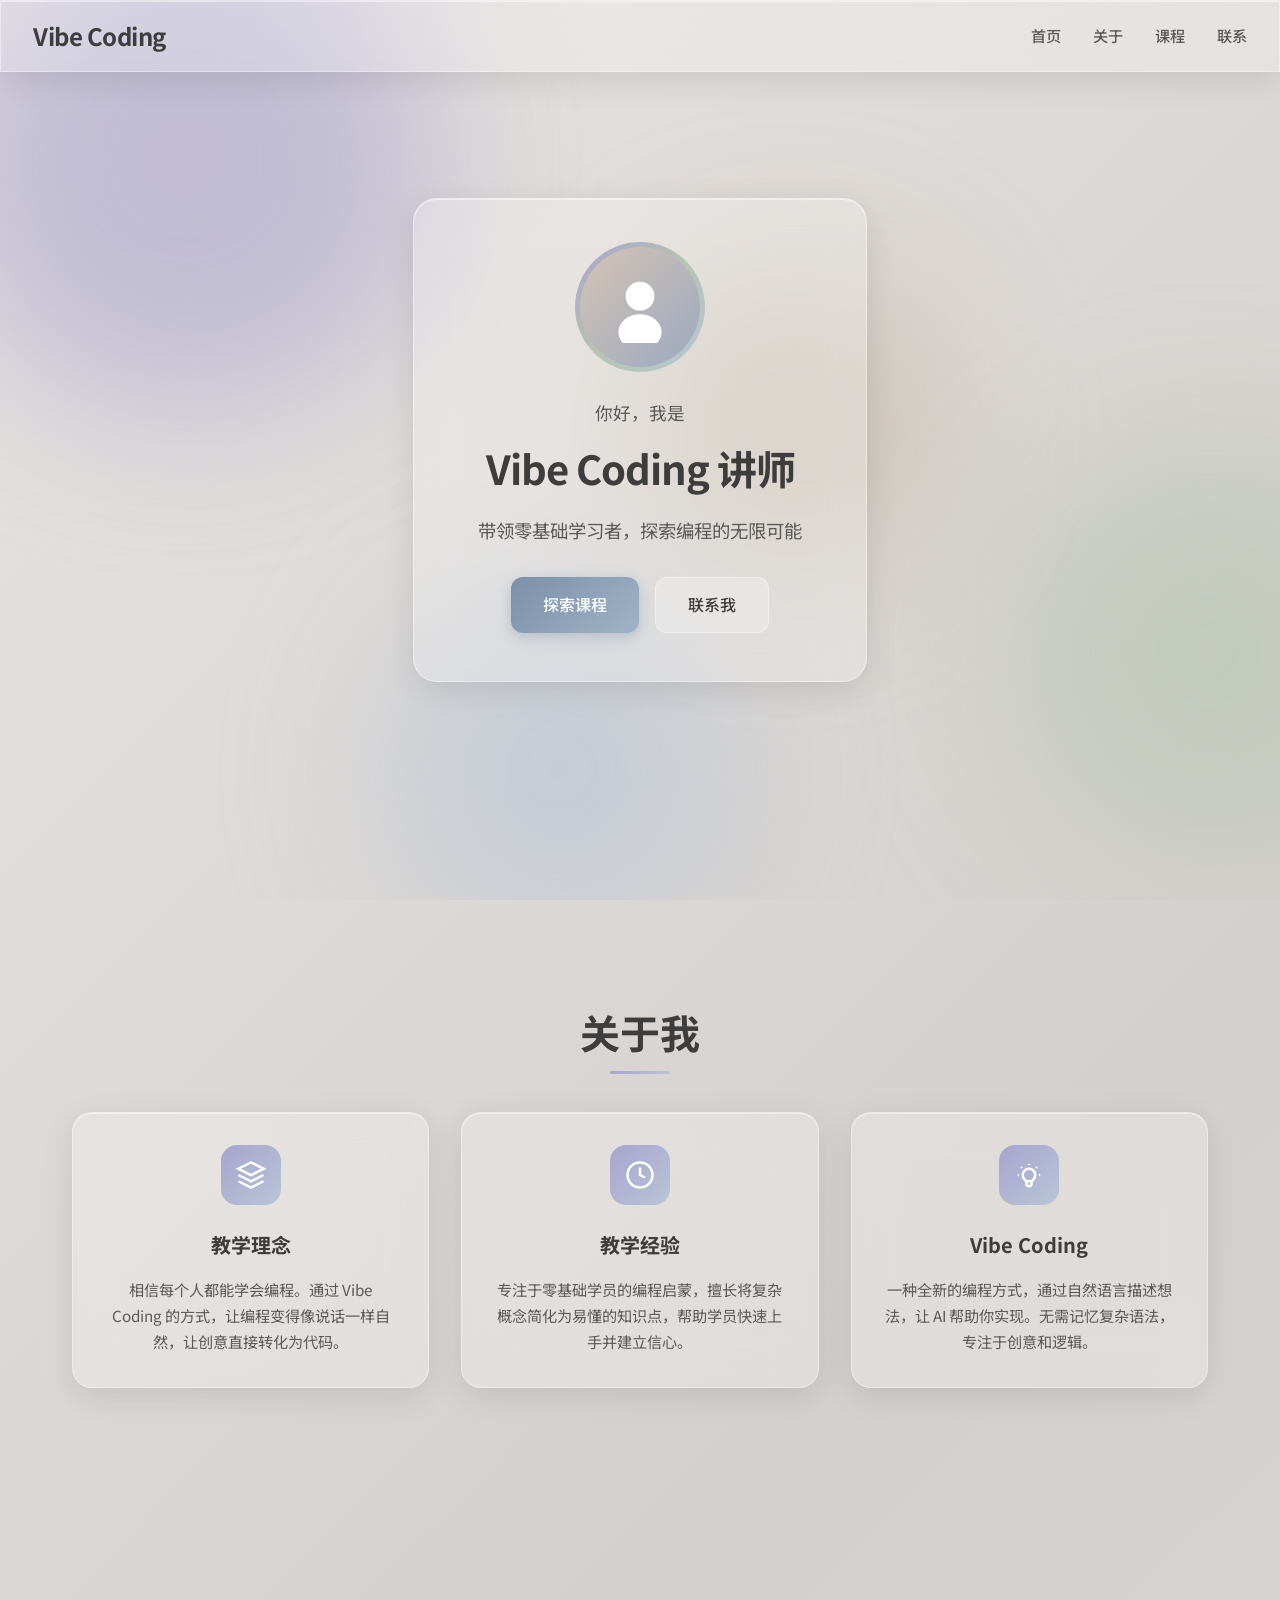
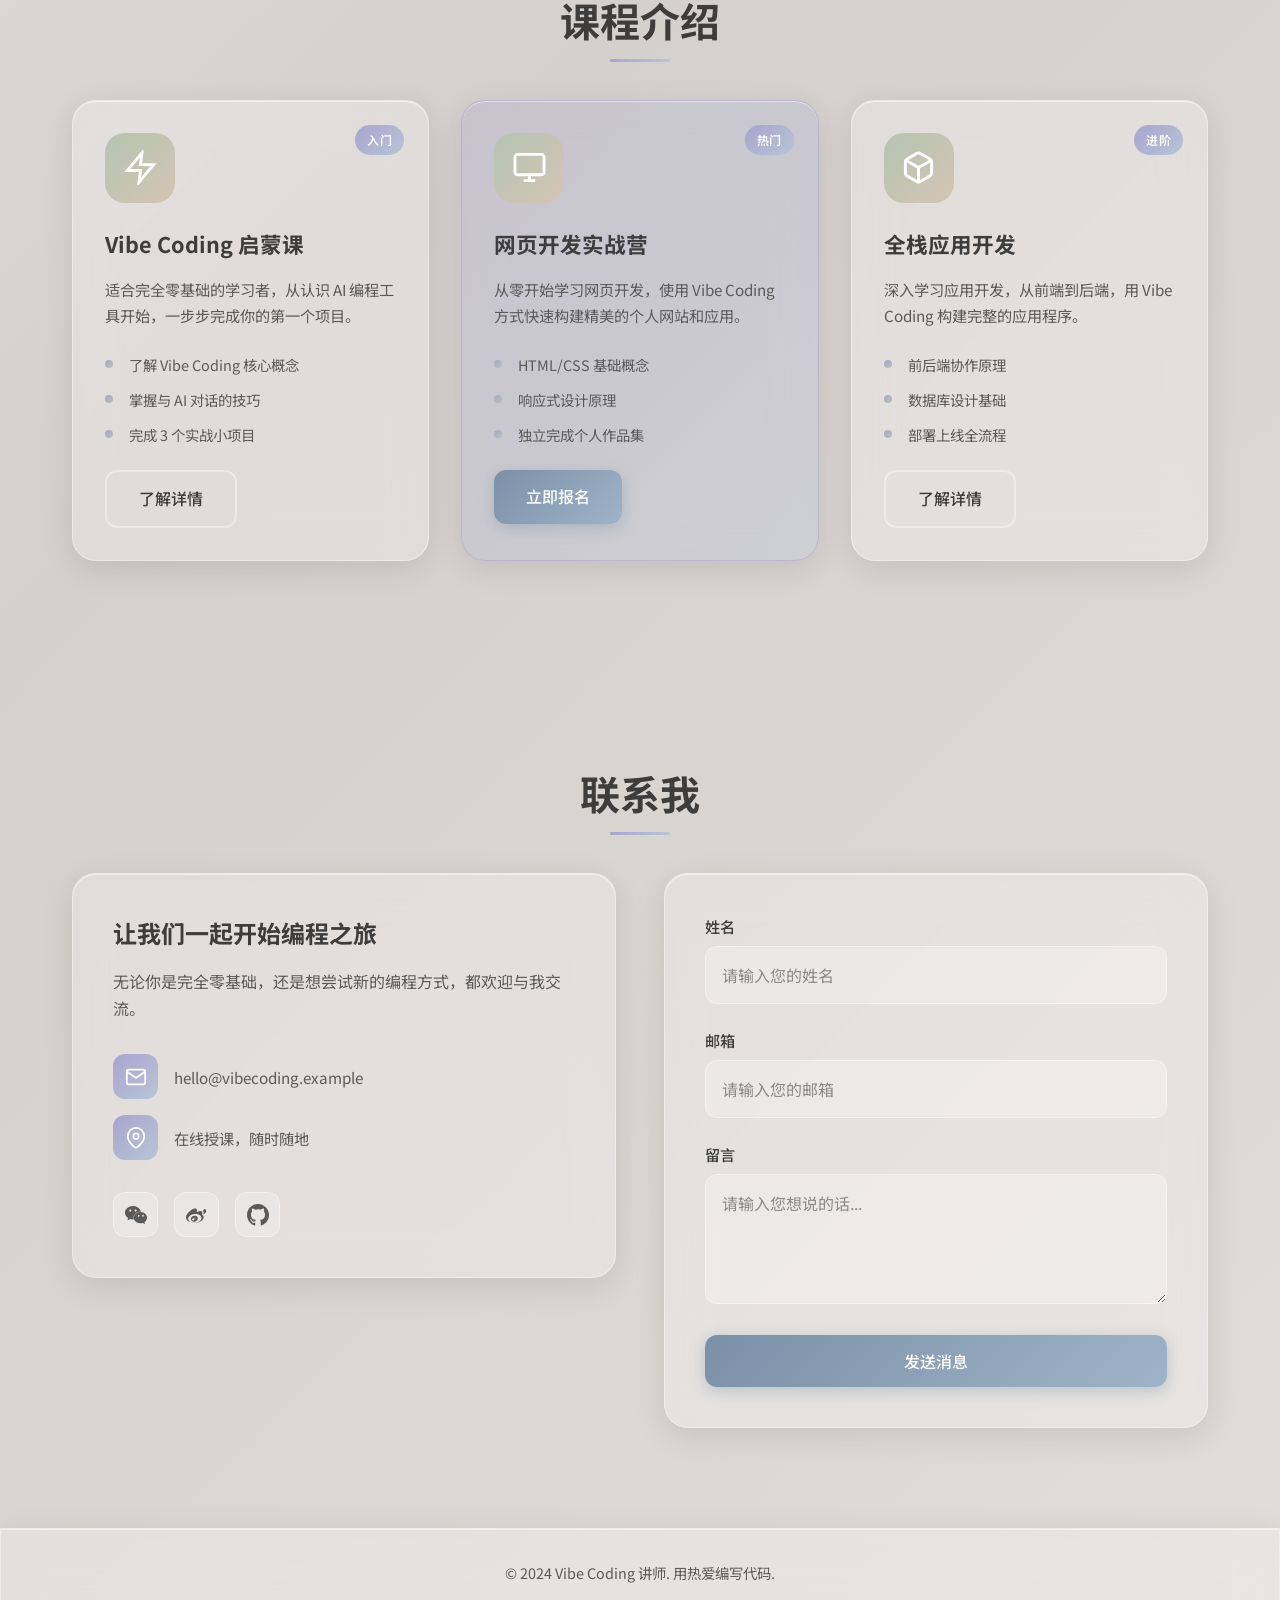
<file: index.html>
<!DOCTYPE html>
<html lang="zh-CN">
<head>
    <meta charset="UTF-8">
    <meta name="viewport" content="width=device-width, initial-scale=1.0">
    <title>Vibe Coding 讲师 | 个人作品集</title>
    <link rel="preconnect" href="https://fonts.googleapis.com">
    <link rel="preconnect" href="https://fonts.gstatic.com" crossorigin>
    <link href="https://fonts.googleapis.com/css2?family=Noto+Sans+SC:wght@300;400;500;700&display=swap" rel="stylesheet">
    <link rel="stylesheet" href="styles.css">
</head>
<body>
    <div class="background-shapes">
        <div class="shape shape-1"></div>
        <div class="shape shape-2"></div>
        <div class="shape shape-3"></div>
        <div class="shape shape-4"></div>
    </div>

    <nav class="navbar glass">
        <div class="nav-brand">Vibe Coding</div>
        <ul class="nav-links">
            <li><a href="#home">首页</a></li>
            <li><a href="#about">关于</a></li>
            <li><a href="#courses">课程</a></li>
            <li><a href="#contact">联系</a></li>
        </ul>
        <button class="menu-toggle" aria-label="菜单">
            <span></span>
            <span></span>
            <span></span>
        </button>
    </nav>

    <main>
        <section id="home" class="hero">
            <div class="hero-content glass">
                <div class="avatar-container">
                    <div class="avatar-ring"></div>
                    <div class="avatar">
                        <svg viewBox="0 0 100 100" class="avatar-icon">
                            <circle cx="50" cy="35" r="20" fill="currentColor"/>
                            <ellipse cx="50" cy="85" rx="30" ry="25" fill="currentColor"/>
                        </svg>
                    </div>
                </div>
                <h1 class="hero-title">
                    <span class="greeting">你好，我是</span>
                    <span class="name">Vibe Coding 讲师</span>
                </h1>
                <p class="hero-subtitle">带领零基础学习者，探索编程的无限可能</p>
                <div class="hero-cta">
                    <a href="#courses" class="btn btn-primary">探索课程</a>
                    <a href="#contact" class="btn btn-secondary">联系我</a>
                </div>
            </div>
        </section>

        <section id="about" class="about">
            <div class="section-container">
                <h2 class="section-title">关于我</h2>
                <div class="about-grid">
                    <div class="about-card glass">
                        <div class="card-icon">
                            <svg viewBox="0 0 24 24" fill="none" stroke="currentColor" stroke-width="2">
                                <path d="M12 2L2 7l10 5 10-5-10-5z"/>
                                <path d="M2 17l10 5 10-5"/>
                                <path d="M2 12l10 5 10-5"/>
                            </svg>
                        </div>
                        <h3>教学理念</h3>
                        <p>相信每个人都能学会编程。通过 Vibe Coding 的方式，让编程变得像说话一样自然，让创意直接转化为代码。</p>
                    </div>
                    <div class="about-card glass">
                        <div class="card-icon">
                            <svg viewBox="0 0 24 24" fill="none" stroke="currentColor" stroke-width="2">
                                <circle cx="12" cy="12" r="10"/>
                                <path d="M12 6v6l4 2"/>
                            </svg>
                        </div>
                        <h3>教学经验</h3>
                        <p>专注于零基础学员的编程启蒙，擅长将复杂概念简化为易懂的知识点，帮助学员快速上手并建立信心。</p>
                    </div>
                    <div class="about-card glass">
                        <div class="card-icon">
                            <svg viewBox="0 0 24 24" fill="none" stroke="currentColor" stroke-width="2">
                                <path d="M9.663 17h4.673M12 3v1m6.364 1.636l-.707.707M21 12h-1M4 12H3m3.343-5.657l-.707-.707m2.828 9.9a5 5 0 117.072 0l-.548.547A3.374 3.374 0 0014 18.469V19a2 2 0 11-4 0v-.531c0-.895-.356-1.754-.988-2.386l-.548-.547z"/>
                            </svg>
                        </div>
                        <h3>Vibe Coding</h3>
                        <p>一种全新的编程方式，通过自然语言描述想法，让 AI 帮助你实现。无需记忆复杂语法，专注于创意和逻辑。</p>
                    </div>
                </div>
            </div>
        </section>

        <section id="courses" class="courses">
            <div class="section-container">
                <h2 class="section-title">课程介绍</h2>
                <div class="courses-grid">
                    <div class="course-card glass">
                        <div class="course-badge">入门</div>
                        <div class="course-icon">
                            <svg viewBox="0 0 24 24" fill="none" stroke="currentColor" stroke-width="2">
                                <path d="M13 2L3 14h9l-1 8 10-12h-9l1-8z"/>
                            </svg>
                        </div>
                        <h3>Vibe Coding 启蒙课</h3>
                        <p>适合完全零基础的学习者，从认识 AI 编程工具开始，一步步完成你的第一个项目。</p>
                        <ul class="course-features">
                            <li>了解 Vibe Coding 核心概念</li>
                            <li>掌握与 AI 对话的技巧</li>
                            <li>完成 3 个实战小项目</li>
                        </ul>
                        <a href="#contact" class="btn btn-outline">了解详情</a>
                    </div>
                    <div class="course-card glass featured">
                        <div class="course-badge">热门</div>
                        <div class="course-icon">
                            <svg viewBox="0 0 24 24" fill="none" stroke="currentColor" stroke-width="2">
                                <rect x="2" y="3" width="20" height="14" rx="2" ry="2"/>
                                <line x1="8" y1="21" x2="16" y2="21"/>
                                <line x1="12" y1="17" x2="12" y2="21"/>
                            </svg>
                        </div>
                        <h3>网页开发实战营</h3>
                        <p>从零开始学习网页开发，使用 Vibe Coding 方式快速构建精美的个人网站和应用。</p>
                        <ul class="course-features">
                            <li>HTML/CSS 基础概念</li>
                            <li>响应式设计原理</li>
                            <li>独立完成个人作品集</li>
                        </ul>
                        <a href="#contact" class="btn btn-primary">立即报名</a>
                    </div>
                    <div class="course-card glass">
                        <div class="course-badge">进阶</div>
                        <div class="course-icon">
                            <svg viewBox="0 0 24 24" fill="none" stroke="currentColor" stroke-width="2">
                                <path d="M21 16V8a2 2 0 00-1-1.73l-7-4a2 2 0 00-2 0l-7 4A2 2 0 003 8v8a2 2 0 001 1.73l7 4a2 2 0 002 0l7-4A2 2 0 0021 16z"/>
                                <polyline points="3.27,6.96 12,12.01 20.73,6.96"/>
                                <line x1="12" y1="22.08" x2="12" y2="12"/>
                            </svg>
                        </div>
                        <h3>全栈应用开发</h3>
                        <p>深入学习应用开发，从前端到后端，用 Vibe Coding 构建完整的应用程序。</p>
                        <ul class="course-features">
                            <li>前后端协作原理</li>
                            <li>数据库设计基础</li>
                            <li>部署上线全流程</li>
                        </ul>
                        <a href="#contact" class="btn btn-outline">了解详情</a>
                    </div>
                </div>
            </div>
        </section>

        <section id="contact" class="contact">
            <div class="section-container">
                <h2 class="section-title">联系我</h2>
                <div class="contact-content">
                    <div class="contact-info glass">
                        <h3>让我们一起开始编程之旅</h3>
                        <p>无论你是完全零基础，还是想尝试新的编程方式，都欢迎与我交流。</p>
                        <div class="contact-methods">
                            <div class="contact-method">
                                <div class="method-icon">
                                    <svg viewBox="0 0 24 24" fill="none" stroke="currentColor" stroke-width="2">
                                        <path d="M4 4h16c1.1 0 2 .9 2 2v12c0 1.1-.9 2-2 2H4c-1.1 0-2-.9-2-2V6c0-1.1.9-2 2-2z"/>
                                        <polyline points="22,6 12,13 2,6"/>
                                    </svg>
                                </div>
                                <span>hello@vibecoding.example</span>
                            </div>
                            <div class="contact-method">
                                <div class="method-icon">
                                    <svg viewBox="0 0 24 24" fill="none" stroke="currentColor" stroke-width="2">
                                        <path d="M21 10c0 7-9 13-9 13s-9-6-9-13a9 9 0 0118 0z"/>
                                        <circle cx="12" cy="10" r="3"/>
                                    </svg>
                                </div>
                                <span>在线授课，随时随地</span>
                            </div>
                        </div>
                        <div class="social-links">
                            <a href="#" class="social-link" aria-label="微信">
                                <svg viewBox="0 0 24 24" fill="currentColor">
                                    <path d="M8.691 2.188C3.891 2.188 0 5.476 0 9.53c0 2.212 1.17 4.203 3.002 5.55a.59.59 0 01.213.665l-.39 1.48c-.019.07-.048.141-.048.213 0 .163.13.295.29.295a.326.326 0 00.167-.054l1.903-1.114a.864.864 0 01.717-.098 10.16 10.16 0 002.837.403c.276 0 .543-.027.811-.05-.857-2.578.157-4.972 1.932-6.446 1.703-1.415 3.882-1.98 5.853-1.838-.576-3.583-4.196-6.348-8.596-6.348zM5.785 5.991c.642 0 1.162.529 1.162 1.18a1.17 1.17 0 01-1.162 1.178A1.17 1.17 0 014.623 7.17c0-.651.52-1.18 1.162-1.18zm5.813 0c.642 0 1.162.529 1.162 1.18a1.17 1.17 0 01-1.162 1.178 1.17 1.17 0 01-1.162-1.178c0-.651.52-1.18 1.162-1.18zm5.34 2.867c-1.797-.052-3.746.512-5.28 1.786-1.72 1.428-2.687 3.72-1.78 6.22.942 2.453 3.666 4.229 6.884 4.229.826 0 1.622-.12 2.361-.336a.722.722 0 01.598.082l1.584.926a.272.272 0 00.14.047c.134 0 .24-.111.24-.247 0-.06-.023-.12-.038-.177l-.327-1.233a.582.582 0 01-.023-.156.49.49 0 01.201-.398C23.024 18.48 24 16.82 24 14.98c0-3.21-2.931-5.837-7.062-6.122zm-2.036 2.96c.535 0 .969.44.969.982a.976.976 0 01-.969.983.976.976 0 01-.969-.983c0-.542.434-.982.97-.982zm4.844 0c.535 0 .969.44.969.982a.976.976 0 01-.969.983.976.976 0 01-.969-.983c0-.542.434-.982.97-.982z"/>
                                </svg>
                            </a>
                            <a href="#" class="social-link" aria-label="微博">
                                <svg viewBox="0 0 24 24" fill="currentColor">
                                    <path d="M10.098 20.323c-3.977.391-7.414-1.406-7.672-4.02-.259-2.609 2.759-5.047 6.74-5.441 3.979-.394 7.413 1.404 7.671 4.018.259 2.6-2.759 5.049-6.739 5.443zM9.05 17.219c-.384.616-1.208.884-1.829.602-.612-.279-.793-.991-.406-1.593.379-.595 1.176-.861 1.793-.601.622.263.82.972.442 1.592zm1.27-1.627c-.141.237-.449.353-.689.253-.236-.09-.313-.361-.177-.586.138-.227.436-.346.672-.24.239.09.315.36.194.573zm.176-2.719c-1.893-.493-4.033.45-4.857 2.118-.836 1.704-.026 3.591 1.886 4.21 1.983.64 4.318-.341 5.132-2.179.8-1.793-.201-3.642-2.161-4.149zm7.563-1.224c-.346-.105-.579-.18-.405-.649.381-.989.42-1.84.001-2.449-.788-1.14-2.947-1.089-5.387-.03 0 0-.772.338-.575-.274.381-1.217.324-2.236-.27-2.82-1.35-1.327-4.942.047-8.025 3.074C1.139 10.6 0 12.839 0 14.749c0 3.66 4.705 5.886 9.305 5.886 6.027 0 10.035-3.499 10.035-6.275 0-1.677-1.416-2.631-2.451-2.961zm2.003-5.566c-.323-.403-.629-.605-.629-.605.277-.013.566.023.866.109.615.182 1.073.533 1.354.977.271.427.38.938.329 1.479-.05.542-.249 1.081-.581 1.568-.33.486-.779.906-1.314 1.219-.535.312-1.14.506-1.773.565 0 0 .3-.215.569-.565.27-.35.442-.775.485-1.2.042-.426-.054-.846-.277-1.194-.222-.349-.569-.615-1.029-.754z"/>
                                </svg>
                            </a>
                            <a href="#" class="social-link" aria-label="GitHub">
                                <svg viewBox="0 0 24 24" fill="currentColor">
                                    <path d="M12 0C5.374 0 0 5.373 0 12c0 5.302 3.438 9.8 8.207 11.387.599.111.793-.261.793-.577v-2.234c-3.338.726-4.033-1.416-4.033-1.416-.546-1.387-1.333-1.756-1.333-1.756-1.089-.745.083-.729.083-.729 1.205.084 1.839 1.237 1.839 1.237 1.07 1.834 2.807 1.304 3.492.997.107-.775.418-1.305.762-1.604-2.665-.305-5.467-1.334-5.467-5.931 0-1.311.469-2.381 1.236-3.221-.124-.303-.535-1.524.117-3.176 0 0 1.008-.322 3.301 1.23A11.509 11.509 0 0112 5.803c1.02.005 2.047.138 3.006.404 2.291-1.552 3.297-1.23 3.297-1.23.653 1.653.242 2.874.118 3.176.77.84 1.235 1.911 1.235 3.221 0 4.609-2.807 5.624-5.479 5.921.43.372.823 1.102.823 2.222v3.293c0 .319.192.694.801.576C20.566 21.797 24 17.3 24 12c0-6.627-5.373-12-12-12z"/>
                                </svg>
                            </a>
                        </div>
                    </div>
                    <form class="contact-form glass" id="contactForm">
                        <div class="form-group">
                            <label for="name">姓名</label>
                            <input type="text" id="name" name="name" required placeholder="请输入您的姓名">
                        </div>
                        <div class="form-group">
                            <label for="email">邮箱</label>
                            <input type="email" id="email" name="email" required placeholder="请输入您的邮箱">
                        </div>
                        <div class="form-group">
                            <label for="message">留言</label>
                            <textarea id="message" name="message" rows="4" required placeholder="请输入您想说的话..."></textarea>
                        </div>
                        <button type="submit" class="btn btn-primary btn-full">发送消息</button>
                    </form>
                </div>
            </div>
        </section>
    </main>

    <footer class="footer glass">
        <div class="footer-content">
            <p>&copy; 2024 Vibe Coding 讲师. 用热爱编写代码.</p>
        </div>
    </footer>

    <script src="script.js"></script>
</body>
</html>
</file>
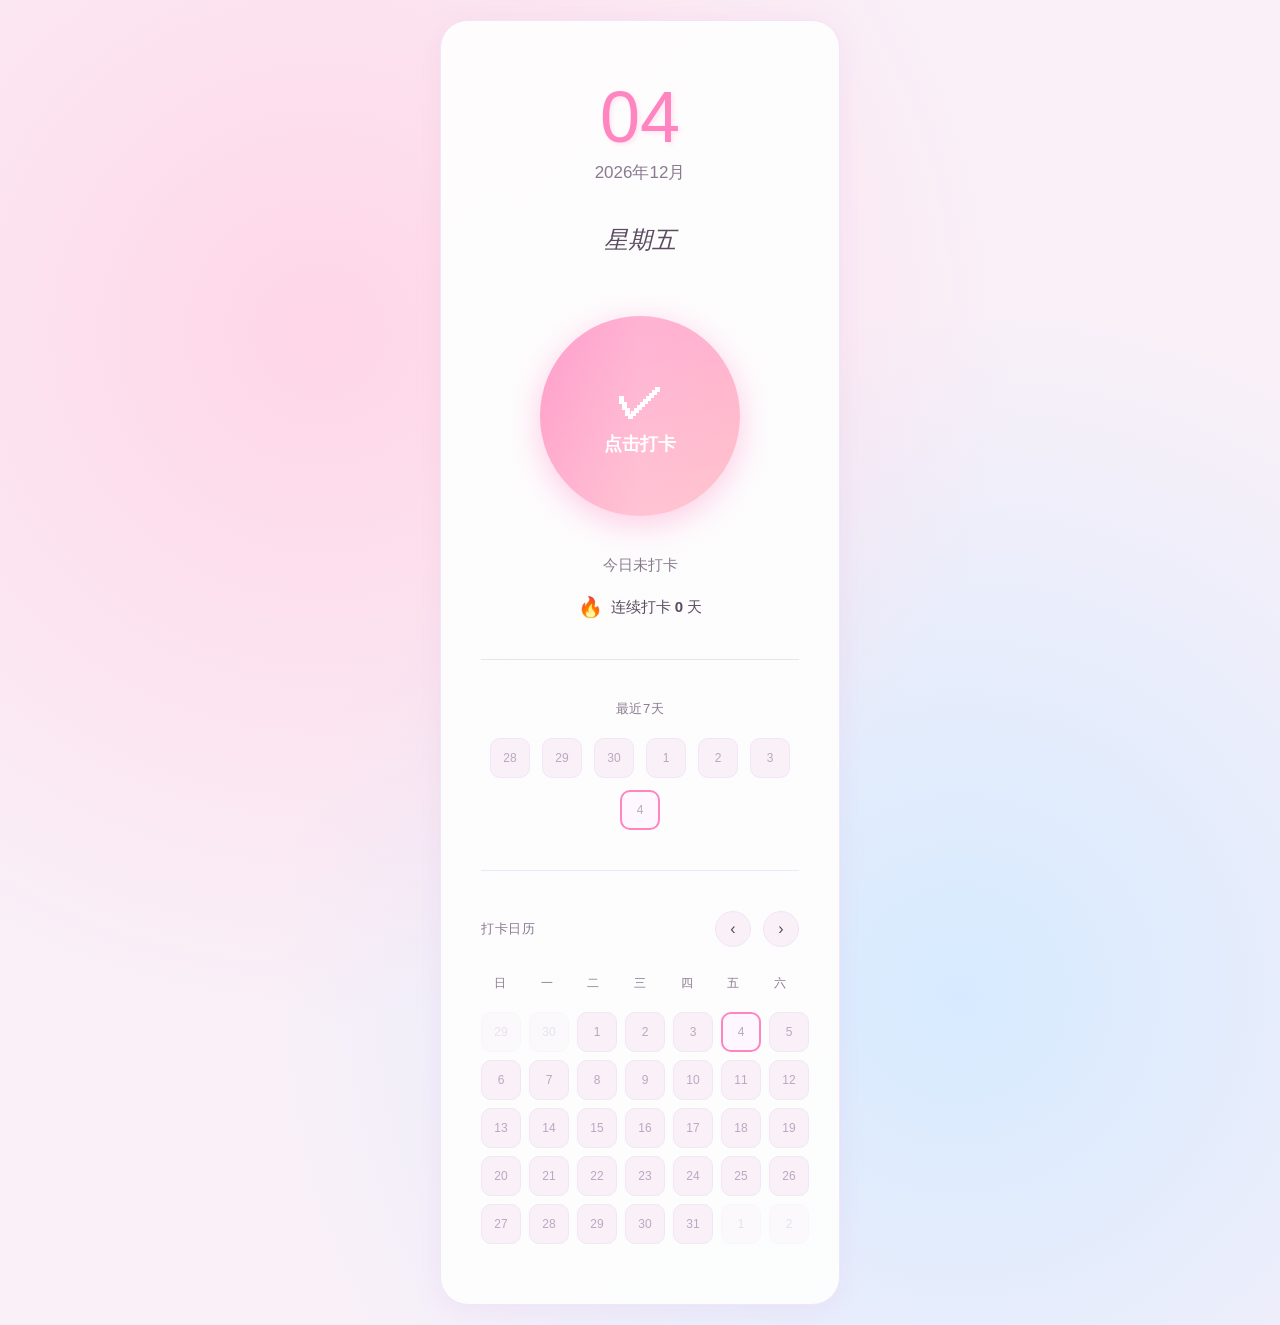
<file: checkin.html>
<!DOCTYPE html>
<html lang="zh-CN">
<head>
    <meta charset="UTF-8">
    <meta name="viewport" content="width=device-width, initial-scale=1.0">
    <title>每日打卡</title>
    <style>
        * {
            margin: 0;
            padding: 0;
            box-sizing: border-box;
        }

        :root {
            --bg-primary: #ffffff;
            --bg-secondary: #f9f0f8;
            --bg-tertiary: #fef7ff;
            --text-primary: #5a4b60;
            --text-secondary: #8a7a90;
            --text-tertiary: #b8a9c0;
            --border: #e8d9f0;
            --border-light: #f0e6f7;
            --shadow: 0 4px 24px rgba(221, 160, 221, 0.15);
            --shadow-hover: 0 12px 32px rgba(221, 160, 221, 0.25);
            --transition: all 0.3s ease;
            --primary-color: #ff85c0;
            --secondary-color: #a8d1e7;
            --accent-color: #ffb6c1;
            --success-color: #90ee90;
            --gradient: linear-gradient(135deg, #ffc0cb 0%, #add8e6 100%);
        }

        body {
            font-family: 'Segoe UI', 'PingFang SC', 'Hiragino Sans GB', 'Microsoft YaHei', sans-serif;
            background: var(--bg-secondary);
            min-height: 100vh;
            display: flex;
            flex-direction: column;
            align-items: center;
            justify-content: center;
            padding: 20px;
            background-image: 
                radial-gradient(circle at 25% 25%, #ffd6e7 0%, transparent 50%),
                radial-gradient(circle at 75% 75%, #d6eaff 0%, transparent 50%);
        }

        .container {
            background: var(--bg-primary);
            border-radius: 28px;
            padding: 60px 40px;
            box-shadow: var(--shadow);
            text-align: center;
            max-width: 400px;
            width: 100%;
            border: 1px solid var(--border-light);
            position: relative;
            overflow: hidden;
        }

        .container::before {
            content: '';
            position: absolute;
            top: -50%;
            left: -50%;
            width: 200%;
            height: 200%;
            background: var(--gradient);
            opacity: 0.05;
            animation: rotate 20s linear infinite;
            z-index: 0;
        }

        @keyframes rotate {
            0% { transform: rotate(0deg); }
            100% { transform: rotate(360deg); }
        }

        .container > * {
            position: relative;
            z-index: 1;
        }

        .date-display {
            margin-bottom: 40px;
        }

        .date-display .day {
            font-size: 72px;
            font-weight: 300;
            color: var(--primary-color);
            line-height: 1;
            margin-bottom: 8px;
            text-shadow: 2px 2px 4px rgba(255, 133, 192, 0.2);
        }

        .date-display .month-year {
            font-size: 17px;
            color: var(--text-secondary);
            font-weight: 400;
        }

        .week-day {
            font-size: 24px;
            color: var(--text-primary);
            font-weight: 500;
            margin-bottom: 60px;
            font-style: italic;
        }

        .checkin-btn {
            width: 200px;
            height: 200px;
            border-radius: 50%;
            border: none;
            background: linear-gradient(135deg, var(--primary-color), var(--accent-color));
            color: #ffffff;
            font-size: 24px;
            font-weight: 600;
            cursor: pointer;
            transition: all 0.3s ease;
            box-shadow: 0 8px 32px rgba(255, 133, 192, 0.4);
            display: flex;
            flex-direction: column;
            align-items: center;
            justify-content: center;
            gap: 8px;
            margin: 0 auto 40px;
            position: relative;
            overflow: hidden;
        }

        .checkin-btn::before {
            content: '';
            position: absolute;
            top: -50%;
            left: -50%;
            width: 200%;
            height: 200%;
            background: linear-gradient(45deg, transparent, rgba(255, 255, 255, 0.3), transparent);
            transform: rotate(45deg);
            animation: shine 3s infinite;
        }

        @keyframes shine {
            0% { transform: translateX(-100%) rotate(45deg); }
            100% { transform: translateX(100%) rotate(45deg); }
        }

        .checkin-btn:hover:not(:disabled) {
            transform: scale(1.05);
            box-shadow: 0 12px 40px rgba(255, 133, 192, 0.6);
        }

        .checkin-btn:active:not(:disabled) {
            transform: scale(0.98);
        }

        .checkin-btn:disabled {
            background: linear-gradient(135deg, var(--success-color), #98fb98);
            cursor: not-allowed;
            box-shadow: 0 8px 32px rgba(144, 238, 144, 0.4);
        }

        .checkin-btn .icon {
            font-size: 48px;
            line-height: 1;
        }

        .checkin-btn .text {
            font-size: 18px;
        }

        .status {
            font-size: 15px;
            color: var(--text-secondary);
            margin-bottom: 20px;
            font-weight: 500;
        }

        .status.completed {
            color: var(--success-color);
            font-weight: 600;
            text-shadow: 1px 1px 2px rgba(144, 238, 144, 0.3);
        }

        .streak {
            display: flex;
            align-items: center;
            justify-content: center;
            gap: 8px;
            font-size: 15px;
            color: var(--text-primary);
            font-weight: 500;
        }

        .streak .fire {
            font-size: 20px;
            color: var(--primary-color);
        }

        .history {
            margin-top: 40px;
            padding-top: 40px;
            border-top: 1px solid #e5e5ea;
        }

        .history-title {
            font-size: 13px;
            color: var(--text-secondary);
            text-transform: uppercase;
            letter-spacing: 0.5px;
            margin-bottom: 20px;
        }

        .history-grid {
            display: flex;
            justify-content: center;
            gap: 12px;
            flex-wrap: wrap;
        }

        .history-item {
            width: 40px;
            height: 40px;
            border-radius: 10px;
            display: flex;
            align-items: center;
            justify-content: center;
            font-size: 12px;
            font-weight: 500;
            background: var(--bg-secondary);
            color: var(--text-tertiary);
            border: 1px solid var(--border-light);
        }

        .history-item.checked {
            background: linear-gradient(135deg, var(--success-color), #98fb98);
            color: #ffffff;
            border-color: var(--success-color);
        }

        .history-item.today {
            border: 2px solid var(--primary-color);
            background: var(--bg-tertiary);
        }

        /* Calendar */
        .calendar {
            margin-top: 40px;
            padding-top: 40px;
            border-top: 1px solid var(--border-light);
        }

        .calendar-header {
            display: flex;
            justify-content: space-between;
            align-items: center;
            margin-bottom: 20px;
        }

        .calendar-title {
            font-size: 13px;
            color: var(--text-secondary);
            text-transform: uppercase;
            letter-spacing: 0.5px;
        }

        .calendar-nav {
            display: flex;
            gap: 12px;
        }

        .nav-btn {
            width: 36px;
            height: 36px;
            border-radius: 18px;
            border: 1px solid var(--border-light);
            background: var(--bg-secondary);
            color: var(--text-primary);
            cursor: pointer;
            display: flex;
            align-items: center;
            justify-content: center;
            font-size: 16px;
            transition: all 0.2s ease;
        }

        .nav-btn:hover {
            background: var(--accent-color);
            color: white;
            border-color: var(--accent-color);
        }

        .calendar-weekdays {
            display: grid;
            grid-template-columns: repeat(7, 1fr);
            gap: 8px;
            margin-bottom: 12px;
        }

        .weekday {
            text-align: center;
            font-size: 12px;
            color: var(--text-secondary);
            font-weight: 500;
            padding: 8px 0;
        }

        .calendar-days {
            display: grid;
            grid-template-columns: repeat(7, 1fr);
            gap: 8px;
        }

        .calendar-day {
            width: 40px;
            height: 40px;
            border-radius: 10px;
            display: flex;
            align-items: center;
            justify-content: center;
            font-size: 12px;
            font-weight: 500;
            background: var(--bg-secondary);
            color: var(--text-tertiary);
            cursor: pointer;
            transition: all 0.2s ease;
            border: 1px solid var(--border-light);
        }

        .calendar-day:hover {
            background: var(--accent-color);
            color: white;
            border-color: var(--accent-color);
        }

        .calendar-day.checked {
            background: linear-gradient(135deg, var(--success-color), #98fb98);
            color: #ffffff;
            border-color: var(--success-color);
        }

        .calendar-day.today {
            border: 2px solid var(--primary-color);
            background: var(--bg-tertiary);
        }

        .calendar-day.other-month {
            opacity: 0.3;
        }

        @media (max-width: 480px) {
            .container {
                padding: 40px 24px;
                border-radius: 24px;
            }

            .date-display .day {
                font-size: 56px;
            }

            .checkin-btn {
                width: 160px;
                height: 160px;
            }

            .checkin-btn .icon {
                font-size: 36px;
            }

            .checkin-btn .text {
                font-size: 16px;
            }

            .calendar-day {
                width: 36px;
                height: 36px;
                font-size: 11px;
            }
        }
    </style>
</head>
<body>
    <div class="container">
        <div class="date-display">
            <div class="day" id="day">--</div>
            <div class="month-year" id="monthYear">----年--月</div>
        </div>
        
        <div class="week-day" id="weekDay">星期-</div>
        
        <button class="checkin-btn" id="checkinBtn">
            <span class="icon">✓</span>
            <span class="text">点击打卡</span>
        </button>
        
        <div class="status" id="status">今日未打卡</div>
        
        <div class="streak">
            <span class="fire">🔥</span>
            <span>连续打卡 <strong id="streakCount">0</strong> 天</span>
        </div>
        
        <div class="history">
            <div class="history-title">最近7天</div>
            <div class="history-grid" id="historyGrid"></div>
        </div>
        
        <div class="calendar">
            <div class="calendar-header">
                <div class="calendar-title">打卡日历</div>
                <div class="calendar-nav">
                    <button class="nav-btn" id="prevMonth">‹</button>
                    <button class="nav-btn" id="nextMonth">›</button>
                </div>
            </div>
            <div class="calendar-weekdays">
                <div class="weekday">日</div>
                <div class="weekday">一</div>
                <div class="weekday">二</div>
                <div class="weekday">三</div>
                <div class="weekday">四</div>
                <div class="weekday">五</div>
                <div class="weekday">六</div>
            </div>
            <div class="calendar-days" id="calendarDays"></div>
        </div>
    </div>

    <script>
        // 获取DOM元素
        const dayEl = document.getElementById('day');
        const monthYearEl = document.getElementById('monthYear');
        const weekDayEl = document.getElementById('weekDay');
        const checkinBtn = document.getElementById('checkinBtn');
        const statusEl = document.getElementById('status');
        const streakCountEl = document.getElementById('streakCount');
        const historyGridEl = document.getElementById('historyGrid');
        const calendarDaysEl = document.getElementById('calendarDays');
        const prevMonthBtn = document.getElementById('prevMonth');
        const nextMonthBtn = document.getElementById('nextMonth');

        // 日历当前显示的月份和年份
        let currentMonth = new Date().getMonth();
        let currentYear = new Date().getFullYear();

        // 星期名称
        const weekDays = ['星期日', '星期一', '星期二', '星期三', '星期四', '星期五', '星期六'];

        // 获取今天的日期字符串
        function getTodayString() {
            const today = new Date();
            return today.toISOString().split('T')[0];
        }

        // 获取日期差（天数）
        function getDaysDiff(date1, date2) {
            const d1 = new Date(date1);
            const d2 = new Date(date2);
            return Math.floor((d2 - d1) / (1000 * 60 * 60 * 24));
        }

        // 更新日期显示
        function updateDateDisplay() {
            const today = new Date();
            dayEl.textContent = today.getDate().toString().padStart(2, '0');
            monthYearEl.textContent = `${today.getFullYear()}年${today.getMonth() + 1}月`;
            weekDayEl.textContent = weekDays[today.getDay()];
        }

        // 获取打卡记录
        function getCheckinRecords() {
            const records = localStorage.getItem('checkinRecords');
            return records ? JSON.parse(records) : [];
        }

        // 保存打卡记录
        function saveCheckinRecords(records) {
            localStorage.setItem('checkinRecords', JSON.stringify(records));
        }

        // 检查今天是否已打卡
        function isTodayChecked() {
            const records = getCheckinRecords();
            const today = getTodayString();
            return records.includes(today);
        }

        // 计算连续打卡天数
        function calculateStreak() {
            const records = getCheckinRecords();
            if (records.length === 0) return 0;

            // 按日期排序
            records.sort();

            let streak = 0;
            const today = new Date();
            
            // 从今天开始往前计算
            for (let i = 0; i < 365; i++) {
                const checkDate = new Date(today);
                checkDate.setDate(checkDate.getDate() - i);
                const dateStr = checkDate.toISOString().split('T')[0];
                
                if (records.includes(dateStr)) {
                    streak++;
                } else if (i > 0) {
                    // 如果不是今天且未打卡，中断连续
                    break;
                }
            }

            return streak;
        }

        // 更新按钮状态
        function updateButtonState() {
            if (isTodayChecked()) {
                checkinBtn.disabled = true;
                checkinBtn.innerHTML = `
                    <span class="icon">✓</span>
                    <span class="text">已完成</span>
                `;
                statusEl.textContent = '今日已完成打卡';
                statusEl.classList.add('completed');
            } else {
                checkinBtn.disabled = false;
                checkinBtn.innerHTML = `
                    <span class="icon">✓</span>
                    <span class="text">点击打卡</span>
                `;
                statusEl.textContent = '今日未打卡';
                statusEl.classList.remove('completed');
            }
        }

        // 更新连续打卡天数
        function updateStreak() {
            const streak = calculateStreak();
            streakCountEl.textContent = streak;
        }

        // 渲染历史记录
        function renderHistory() {
            const records = getCheckinRecords();
            historyGridEl.innerHTML = '';

            const today = new Date();
            
            for (let i = 6; i >= 0; i--) {
                const date = new Date(today);
                date.setDate(date.getDate() - i);
                const dateStr = date.toISOString().split('T')[0];
                const dayNum = date.getDate();
                const isChecked = records.includes(dateStr);
                const isToday = i === 0;

                const item = document.createElement('div');
                item.className = `history-item ${isChecked ? 'checked' : ''} ${isToday ? 'today' : ''}`;
                item.textContent = dayNum;
                historyGridEl.appendChild(item);
            }
        }

        // 渲染日历
        function renderCalendar() {
            const records = getCheckinRecords();
            calendarDaysEl.innerHTML = '';

            const firstDay = new Date(currentYear, currentMonth, 1);
            const lastDay = new Date(currentYear, currentMonth + 1, 0);
            const startDate = new Date(firstDay);
            startDate.setDate(startDate.getDate() - firstDay.getDay());

            const endDate = new Date(lastDay);
            endDate.setDate(endDate.getDate() + (6 - lastDay.getDay()));

            const today = new Date();
            const isCurrentMonth = today.getMonth() === currentMonth && today.getFullYear() === currentYear;

            let date = new Date(startDate);
            while (date <= endDate) {
                const dateStr = date.toISOString().split('T')[0];
                const dayNum = date.getDate();
                const isChecked = records.includes(dateStr);
                const isToday = isCurrentMonth && date.getDate() === today.getDate();
                const isOtherMonth = date.getMonth() !== currentMonth;

                const dayElement = document.createElement('div');
                dayElement.className = `calendar-day ${isChecked ? 'checked' : ''} ${isToday ? 'today' : ''} ${isOtherMonth ? 'other-month' : ''}`;
                dayElement.textContent = dayNum;
                calendarDaysEl.appendChild(dayElement);

                date.setDate(date.getDate() + 1);
            }
        }

        // 切换到上个月
        function goToPrevMonth() {
            currentMonth--;
            if (currentMonth < 0) {
                currentMonth = 11;
                currentYear--;
            }
            renderCalendar();
        }

        // 切换到下个月
        function goToNextMonth() {
            currentMonth++;
            if (currentMonth > 11) {
                currentMonth = 0;
                currentYear++;
            }
            renderCalendar();
        }

        // 打卡功能
        function checkin() {
            if (isTodayChecked()) return;

            const records = getCheckinRecords();
            const today = getTodayString();
            records.push(today);
            saveCheckinRecords(records);

            updateButtonState();
            updateStreak();
            renderHistory();
            renderCalendar();

            // 显示成功提示
            showToast('打卡成功！');
        }

        // 显示提示
        function showToast(message) {
            const toast = document.createElement('div');
            toast.style.cssText = `
                position: fixed;
                top: 50%;
                left: 50%;
                transform: translate(-50%, -50%);
                background: rgba(0, 0, 0, 0.8);
                color: white;
                padding: 16px 32px;
                border-radius: 12px;
                font-size: 16px;
                z-index: 1000;
                animation: fadeIn 0.3s ease;
            `;
            toast.textContent = message;
            document.body.appendChild(toast);

            setTimeout(() => {
                toast.style.animation = 'fadeOut 0.3s ease';
                setTimeout(() => toast.remove(), 300);
            }, 1500);
        }

        // 添加动画样式
        const style = document.createElement('style');
        style.textContent = `
            @keyframes fadeIn {
                from { opacity: 0; transform: translate(-50%, -50%) scale(0.9); }
                to { opacity: 1; transform: translate(-50%, -50%) scale(1); }
            }
            @keyframes fadeOut {
                from { opacity: 1; transform: translate(-50%, -50%) scale(1); }
                to { opacity: 0; transform: translate(-50%, -50%) scale(0.9); }
            }
        `;
        document.head.appendChild(style);

        // 事件监听
        checkinBtn.addEventListener('click', checkin);
        prevMonthBtn.addEventListener('click', goToPrevMonth);
        nextMonthBtn.addEventListener('click', goToNextMonth);

        // 初始化
        updateDateDisplay();
        updateButtonState();
        updateStreak();
        renderHistory();
        renderCalendar();

        // 每分钟检查一次日期变化（跨天时更新）
        setInterval(() => {
            updateDateDisplay();
            updateButtonState();
            renderHistory();
            renderCalendar();
        }, 60000);
    </script>
</body>
</html>
</file>
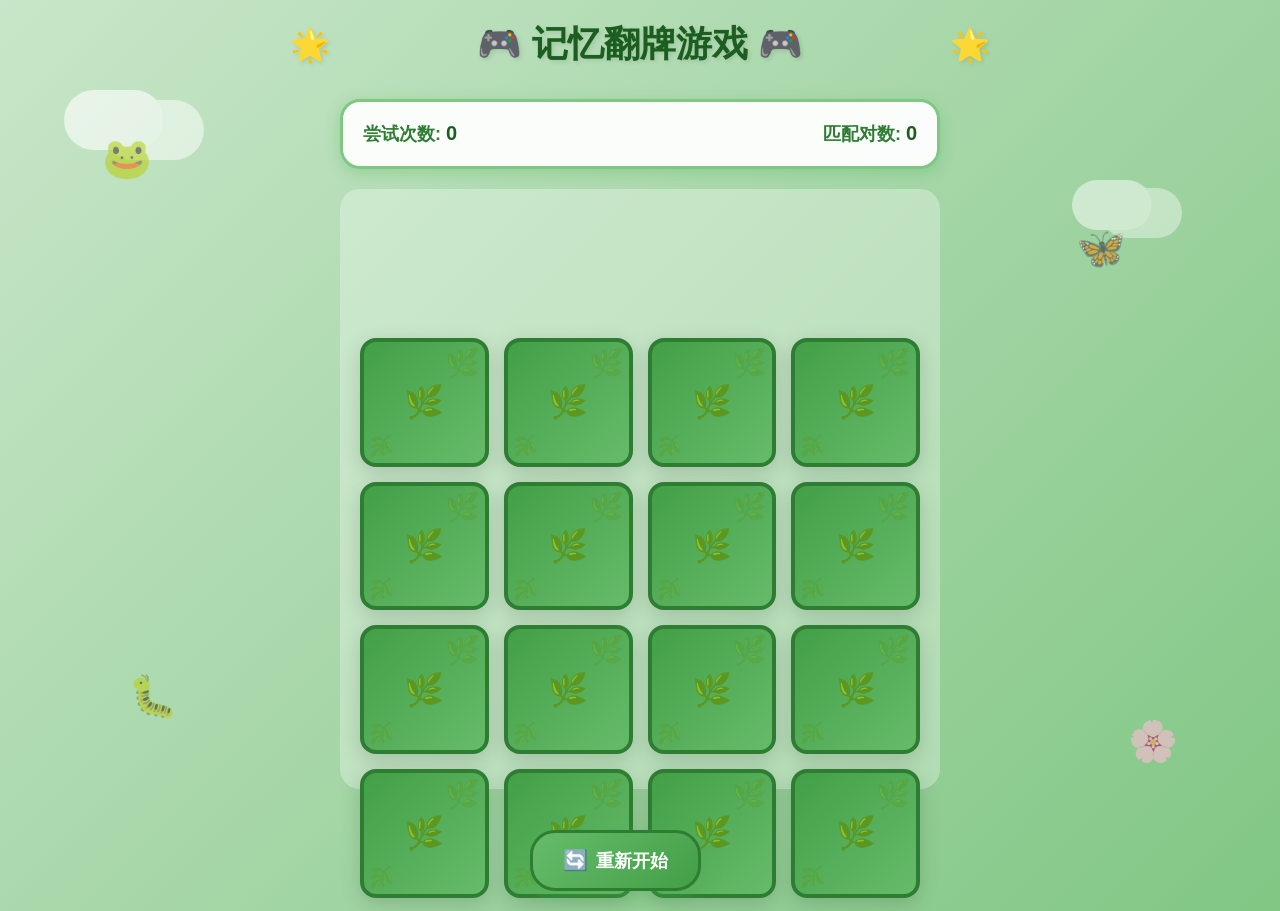
<file: memory-game.html>
<!DOCTYPE html>
<html lang="zh-CN">
<head>
    <meta charset="UTF-8">
    <meta name="viewport" content="width=device-width, initial-scale=1.0">
    <title>记忆翻牌游戏</title>
    <style>
        * {
            margin: 0;
            padding: 0;
            box-sizing: border-box;
        }

        body {
            font-family: 'Comic Sans MS', 'Segoe UI', 'PingFang SC', 'Hiragino Sans GB', 'Microsoft YaHei', sans-serif;
            background: linear-gradient(135deg, #c8e6c9, #a5d6a7, #81c784);
            min-height: 100vh;
            display: flex;
            flex-direction: column;
            align-items: center;
            justify-content: center;
            padding: 20px;
            position: relative;
            overflow-x: hidden;
        }

        /* 卡通云朵装饰 */
        body::before {
            content: '';
            position: fixed;
            top: 10%;
            left: 5%;
            width: 100px;
            height: 60px;
            background: rgba(255, 255, 255, 0.6);
            border-radius: 50px;
            box-shadow: 40px 10px 0 rgba(255, 255, 255, 0.5);
            z-index: 0;
            animation: float 6s ease-in-out infinite;
        }

        body::after {
            content: '';
            position: fixed;
            top: 20%;
            right: 10%;
            width: 80px;
            height: 50px;
            background: rgba(255, 255, 255, 0.5);
            border-radius: 40px;
            box-shadow: 30px 8px 0 rgba(255, 255, 255, 0.4);
            z-index: 0;
            animation: float 8s ease-in-out infinite reverse;
        }

        @keyframes float {
            0%, 100% { transform: translateY(0px); }
            50% { transform: translateY(-20px); }
        }

        .game-container {
            text-align: center;
            max-width: 600px;
            width: 100%;
            position: relative;
            z-index: 1;
        }

        h1 {
            color: #1b5e20;
            font-size: 36px;
            margin-bottom: 30px;
            font-weight: 700;
            text-shadow: 2px 2px 4px rgba(0, 0, 0, 0.1);
            position: relative;
        }

        h1::before {
            content: '🌟';
            position: absolute;
            left: -50px;
            top: 50%;
            transform: translateY(-50%);
            font-size: 32px;
            animation: sparkle 2s ease-in-out infinite;
        }

        h1::after {
            content: '🌟';
            position: absolute;
            right: -50px;
            top: 50%;
            transform: translateY(-50%);
            font-size: 32px;
            animation: sparkle 2s ease-in-out infinite reverse;
        }

        @keyframes sparkle {
            0%, 100% { transform: translateY(-50%) scale(1); }
            50% { transform: translateY(-50%) scale(1.2); }
        }

        .game-stats {
            display: flex;
            justify-content: space-between;
            margin-bottom: 20px;
            padding: 20px;
            background: rgba(255, 255, 255, 0.95);
            border-radius: 20px;
            box-shadow: 0 4px 15px rgba(76, 175, 80, 0.3);
            border: 3px solid #81c784;
        }

        .stat-item {
            font-size: 18px;
            font-weight: 600;
            color: #2e7d32;
        }

        .stat-value {
            font-weight: 700;
            color: #1b5e20;
            font-size: 20px;
        }

        .card-grid {
            display: grid;
            grid-template-columns: repeat(4, 1fr);
            gap: 15px;
            margin-bottom: 30px;
            padding: 20px;
            background: rgba(255, 255, 255, 0.3);
            border-radius: 20px;
        }

        .card {
            width: 100%;
            aspect-ratio: 1;
            position: relative;
            cursor: pointer;
            perspective: 1000px;
        }

        .card-inner {
            width: 100%;
            height: 100%;
            position: relative;
            transition: transform 0.6s cubic-bezier(0.4, 0, 0.2, 1);
            transform-style: preserve-3d;
        }

        .card.flipped .card-inner {
            transform: rotateY(180deg);
        }

        .card.matched .card-inner {
            animation: bounce 0.5s ease;
        }

        @keyframes bounce {
            0%, 100% { transform: rotateY(180deg) scale(1); }
            50% { transform: rotateY(180deg) scale(1.1); }
        }

        .card-front, .card-back {
            width: 100%;
            height: 100%;
            position: absolute;
            backface-visibility: hidden;
            border-radius: 16px;
            display: flex;
            align-items: center;
            justify-content: center;
            box-shadow: 0 6px 20px rgba(0, 0, 0, 0.15);
            border: 4px solid transparent;
        }

        .card-back {
            background: linear-gradient(135deg, #43a047, #66bb6a);
            color: white;
            font-size: 32px;
            border-color: #2e7d32;
            position: relative;
            overflow: hidden;
        }

        .card-back::before {
            content: '🌿';
            font-size: 28px;
            position: absolute;
            top: 5px;
            right: 5px;
            opacity: 0.3;
        }

        .card-back::after {
            content: '🌿';
            font-size: 20px;
            position: absolute;
            bottom: 5px;
            left: 5px;
            opacity: 0.3;
            transform: rotate(180deg);
        }

        .card-front {
            background: linear-gradient(135deg, #ffffff, #f1f8e9);
            color: #333;
            font-size: 48px;
            transform: rotateY(180deg);
            border-color: #aed581;
            position: relative;
        }

        .card-front::before {
            content: '';
            position: absolute;
            top: 5px;
            left: 5px;
            right: 5px;
            bottom: 5px;
            border: 2px dashed #c5e1a5;
            border-radius: 12px;
        }

        .restart-btn {
            background: linear-gradient(135deg, #66bb6a, #43a047);
            color: white;
            border: none;
            padding: 15px 30px;
            border-radius: 25px;
            font-size: 18px;
            font-weight: 700;
            cursor: pointer;
            transition: all 0.3s ease;
            box-shadow: 0 6px 20px rgba(76, 175, 80, 0.4);
            border: 3px solid #2e7d32;
            position: relative;
            overflow: hidden;
        }

        .restart-btn::before {
            content: '🔄';
            margin-right: 8px;
            font-size: 20px;
        }

        .restart-btn:hover {
            transform: translateY(-3px) scale(1.05);
            box-shadow: 0 8px 25px rgba(76, 175, 80, 0.5);
        }

        .restart-btn:active {
            transform: translateY(0) scale(1);
        }

        .message {
            margin-top: 20px;
            font-size: 20px;
            font-weight: 600;
            color: #1b5e20;
            min-height: 28px;
            background: rgba(255, 255, 255, 0.9);
            padding: 10px 20px;
            border-radius: 15px;
            display: inline-block;
            border: 2px solid #81c784;
        }

        /* 卡通小动物装饰 */
        .decoration {
            position: fixed;
            font-size: 40px;
            z-index: 0;
            opacity: 0.6;
            animation: wiggle 3s ease-in-out infinite;
        }

        .decoration-1 { top: 15%; left: 8%; animation-delay: 0s; }
        .decoration-2 { top: 25%; right: 12%; animation-delay: 0.5s; }
        .decoration-3 { bottom: 20%; left: 10%; animation-delay: 1s; }
        .decoration-4 { bottom: 15%; right: 8%; animation-delay: 1.5s; }

        @keyframes wiggle {
            0%, 100% { transform: rotate(-5deg); }
            50% { transform: rotate(5deg); }
        }

        @media (max-width: 480px) {
            .card-grid {
                gap: 10px;
                padding: 15px;
            }

            .card-front {
                font-size: 36px;
            }

            .card-back {
                font-size: 24px;
            }

            h1 {
                font-size: 28px;
            }

            h1::before,
            h1::after {
                display: none;
            }

            .game-stats {
                flex-direction: column;
                gap: 10px;
                text-align: center;
            }

            .decoration {
                font-size: 30px;
            }
        }
    </style>
</head>
<body>
    <!-- 卡通小动物装饰 -->
    <div class="decoration decoration-1">🐸</div>
    <div class="decoration decoration-2">🦋</div>
    <div class="decoration decoration-3">🐛</div>
    <div class="decoration decoration-4">🌸</div>
    
    <div class="game-container">
        <h1>🎮 记忆翻牌游戏 🎮</h1>
        
        <div class="game-stats">
            <div class="stat-item">
                尝试次数: <span class="stat-value" id="attempts">0</span>
            </div>
            <div class="stat-item">
                匹配对数: <span class="stat-value" id="matches">0</span>
            </div>
        </div>

        <div class="card-grid" id="cardGrid"></div>

        <button class="restart-btn" id="restartBtn">重新开始</button>
        
        <div class="message" id="message"></div>
    </div>

    <script>
        // Emoji 表情集合
        const emojis = ['😊', '😂', '😍', '🤔', '😎', '😢', '🤣', '😡'];
        
        // 游戏状态
        let cards = [];
        let flippedCards = [];
        let matchedPairs = 0;
        let attempts = 0;
        let lockBoard = false;

        // DOM 元素
        const cardGrid = document.getElementById('cardGrid');
        const attemptsElement = document.getElementById('attempts');
        const matchesElement = document.getElementById('matches');
        const restartBtn = document.getElementById('restartBtn');
        const messageElement = document.getElementById('message');

        // 音效系统
        const audioContext = new (window.AudioContext || window.webkitAudioContext)();

        // 播放翻牌音效（轻快的"叮"声）
        function playFlipSound() {
            const oscillator = audioContext.createOscillator();
            const gainNode = audioContext.createGain();
            
            oscillator.connect(gainNode);
            gainNode.connect(audioContext.destination);
            
            // 使用正弦波，频率为880Hz（高C音）
            oscillator.frequency.value = 880;
            oscillator.type = 'sine';
            
            // 设置音量包络
            gainNode.gain.setValueAtTime(0.3, audioContext.currentTime);
            gainNode.gain.exponentialRampToValueAtTime(0.01, audioContext.currentTime + 0.1);
            
            oscillator.start(audioContext.currentTime);
            oscillator.stop(audioContext.currentTime + 0.1);
        }

        // 播放匹配成功音效（"叮咚"声）
        function playMatchSound() {
            const oscillator1 = audioContext.createOscillator();
            const oscillator2 = audioContext.createOscillator();
            const gainNode = audioContext.createGain();
            
            oscillator1.connect(gainNode);
            oscillator2.connect(gainNode);
            gainNode.connect(audioContext.destination);
            
            // 第一个音：523Hz（C5）
            oscillator1.frequency.value = 523.25;
            oscillator1.type = 'sine';
            
            // 第二个音：659Hz（E5），延迟100ms播放
            oscillator2.frequency.value = 659.25;
            oscillator2.type = 'sine';
            
            // 设置音量
            gainNode.gain.setValueAtTime(0.3, audioContext.currentTime);
            gainNode.gain.setValueAtTime(0.3, audioContext.currentTime + 0.1);
            gainNode.gain.exponentialRampToValueAtTime(0.01, audioContext.currentTime + 0.4);
            
            // 播放第一个音
            oscillator1.start(audioContext.currentTime);
            oscillator1.stop(audioContext.currentTime + 0.2);
            
            // 播放第二个音（延迟）
            oscillator2.start(audioContext.currentTime + 0.1);
            oscillator2.stop(audioContext.currentTime + 0.3);
        }

        // 播放胜利音乐
        function playWinMusic() {
            const notes = [
                { freq: 523.25, duration: 0.2, delay: 0 },      // C5
                { freq: 523.25, duration: 0.2, delay: 0.2 },    // C5
                { freq: 523.25, duration: 0.2, delay: 0.4 },    // C5
                { freq: 659.25, duration: 0.4, delay: 0.6 },    // E5
                { freq: 523.25, duration: 0.2, delay: 1.0 },    // C5
                { freq: 659.25, duration: 0.2, delay: 1.2 },    // E5
                { freq: 783.99, duration: 0.6, delay: 1.4 }     // G5
            ];
            
            notes.forEach(note => {
                const oscillator = audioContext.createOscillator();
                const gainNode = audioContext.createGain();
                
                oscillator.connect(gainNode);
                gainNode.connect(audioContext.destination);
                
                oscillator.frequency.value = note.freq;
                oscillator.type = 'sine';
                
                const startTime = audioContext.currentTime + note.delay;
                gainNode.gain.setValueAtTime(0.3, startTime);
                gainNode.gain.exponentialRampToValueAtTime(0.01, startTime + note.duration);
                
                oscillator.start(startTime);
                oscillator.stop(startTime + note.duration);
            });
        }

        // 初始化游戏
        function initGame() {
            // 重置游戏状态
            cards = [];
            flippedCards = [];
            matchedPairs = 0;
            attempts = 0;
            lockBoard = false;
            
            // 更新UI
            attemptsElement.textContent = '0';
            matchesElement.textContent = '0';
            messageElement.textContent = '';
            cardGrid.innerHTML = '';
            
            // 创建卡片
            createCards();
        }

        // 创建卡片
        function createCards() {
            // 复制emoji数组，创建配对
            const emojiPairs = [...emojis, ...emojis];
            
            // 洗牌算法
            shuffleArray(emojiPairs);
            
            // 创建卡片元素
            emojiPairs.forEach((emoji, index) => {
                const card = document.createElement('div');
                card.className = 'card';
                card.dataset.emoji = emoji;
                card.dataset.index = index;
                
                card.innerHTML = `
                    <div class="card-inner">
                        <div class="card-front">${emoji}</div>
                        <div class="card-back">🌿</div>
                    </div>
                `;
                
                card.addEventListener('click', flipCard);
                cardGrid.appendChild(card);
                cards.push(card);
            });
        }

        // 翻牌功能
        function flipCard() {
            if (lockBoard) return;
            if (this.classList.contains('flipped')) return;
            
            // 播放翻牌音效
            playFlipSound();
            
            // 翻转卡片
            this.classList.add('flipped');
            flippedCards.push(this);
            
            // 检查是否翻转了两张卡片
            if (flippedCards.length === 2) {
                checkForMatch();
            }
        }

        // 检查配对
        function checkForMatch() {
            lockBoard = true;
            const [card1, card2] = flippedCards;
            
            attempts++;
            attemptsElement.textContent = attempts;
            
            if (card1.dataset.emoji === card2.dataset.emoji) {
                // 配对成功
                matchedPairs++;
                matchesElement.textContent = matchedPairs;
                
                // 播放匹配成功音效
                playMatchSound();
                
                // 添加匹配成功动画
                card1.classList.add('matched');
                card2.classList.add('matched');
                
                card1.removeEventListener('click', flipCard);
                card2.removeEventListener('click', flipCard);
                
                flippedCards = [];
                lockBoard = false;
                
                // 检查游戏是否结束
                if (matchedPairs === emojis.length) {
                    messageElement.textContent = `恭喜！你用了 ${attempts} 次尝试完成了游戏！`;
                    // 播放胜利音乐
                    setTimeout(() => playWinMusic(), 500);
                }
            } else {
                // 配对失败，翻回卡片
                setTimeout(() => {
                    card1.classList.remove('flipped');
                    card2.classList.remove('flipped');
                    flippedCards = [];
                    lockBoard = false;
                }, 1000);
            }
        }

        // 洗牌算法
        function shuffleArray(array) {
            for (let i = array.length - 1; i > 0; i--) {
                const j = Math.floor(Math.random() * (i + 1));
                [array[i], array[j]] = [array[j], array[i]];
            }
        }

        // 重新开始游戏
        restartBtn.addEventListener('click', initGame);

        // 初始化游戏
        initGame();
    </script>
</body>
</html>
</file>
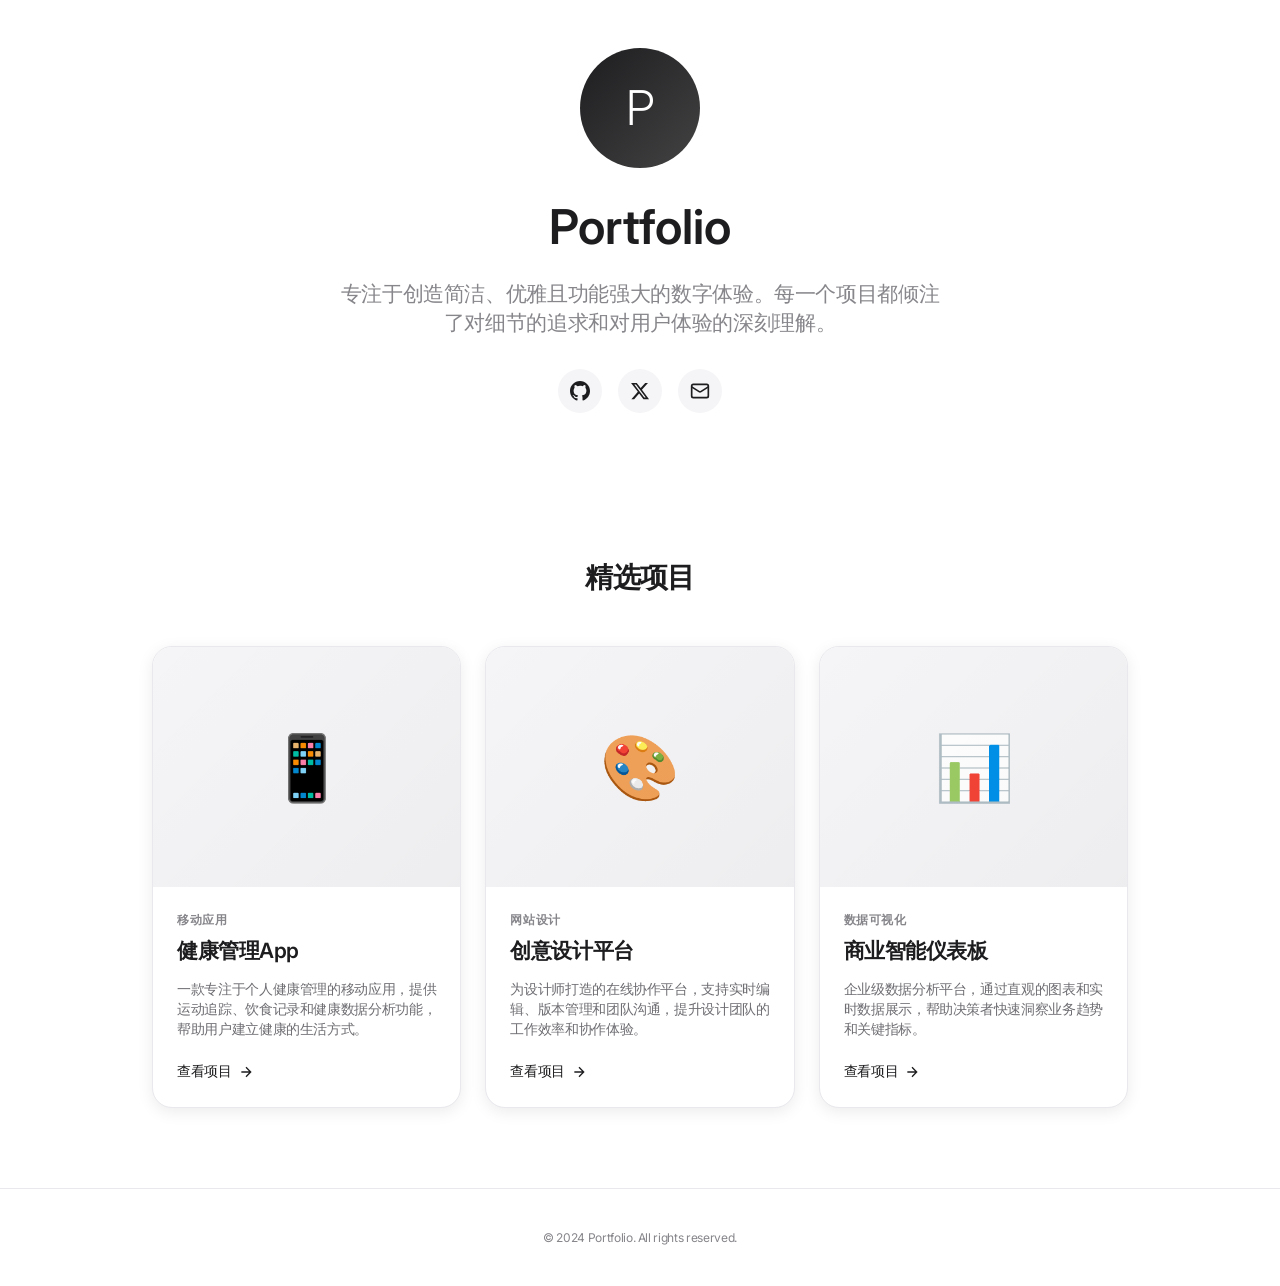
<file: portfolio.html>
<!DOCTYPE html>
<html lang="zh-CN">
<head>
    <meta charset="UTF-8">
    <meta name="viewport" content="width=device-width, initial-scale=1.0">
    <title>作品集 | Portfolio</title>
    <link rel="preconnect" href="https://fonts.googleapis.com">
    <link rel="preconnect" href="https://fonts.gstatic.com" crossorigin>
    <link href="https://fonts.googleapis.com/css2?family=Inter:wght@300;400;500;600;700&display=swap" rel="stylesheet">
    <style>
        * {
            margin: 0;
            padding: 0;
            box-sizing: border-box;
        }

        :root {
            --bg-primary: #ffffff;
            --bg-secondary: #f5f5f7;
            --bg-tertiary: #fafafa;
            --text-primary: #1d1d1f;
            --text-secondary: #86868b;
            --text-tertiary: #6e6e73;
            --border: #d2d2d7;
            --border-light: #e8e8ed;
            --shadow: 0 4px 16px rgba(0, 0, 0, 0.08);
            --shadow-hover: 0 12px 32px rgba(0, 0, 0, 0.12);
            --transition: all 0.4s cubic-bezier(0.4, 0, 0.2, 1);
        }

        body {
            font-family: 'Inter', -apple-system, BlinkMacSystemFont, 'Segoe UI', Roboto, sans-serif;
            background-color: var(--bg-primary);
            color: var(--text-primary);
            line-height: 1.47059;
            font-weight: 400;
            letter-spacing: -0.022em;
            -webkit-font-smoothing: antialiased;
        }

        .container {
            max-width: 1024px;
            margin: 0 auto;
            padding: 0 24px;
        }

        /* Header */
        header {
            padding: 48px 0 64px;
            text-align: center;
        }

        .profile {
            margin-bottom: 40px;
        }

        .avatar {
            width: 120px;
            height: 120px;
            border-radius: 50%;
            background: linear-gradient(135deg, #1d1d1f 0%, #434344 100%);
            margin: 0 auto 24px;
            display: flex;
            align-items: center;
            justify-content: center;
            font-size: 48px;
            color: white;
            font-weight: 300;
        }

        h1 {
            font-size: 48px;
            font-weight: 600;
            letter-spacing: -0.003em;
            margin-bottom: 16px;
        }

        .subtitle {
            font-size: 21px;
            color: var(--text-secondary);
            font-weight: 400;
            max-width: 600px;
            margin: 0 auto;
            line-height: 1.381;
        }

        .social-links {
            display: flex;
            justify-content: center;
            gap: 16px;
            margin-top: 32px;
        }

        .social-link {
            width: 44px;
            height: 44px;
            border-radius: 50%;
            background: var(--bg-secondary);
            display: flex;
            align-items: center;
            justify-content: center;
            color: var(--text-primary);
            text-decoration: none;
            transition: var(--transition);
        }

        .social-link:hover {
            background: var(--text-primary);
            color: white;
            transform: translateY(-2px);
        }

        /* Projects Section */
        .projects-section {
            padding: 40px 0 80px;
        }

        .section-title {
            font-size: 28px;
            font-weight: 600;
            text-align: center;
            margin-bottom: 48px;
            letter-spacing: -0.021em;
        }

        .projects-grid {
            display: grid;
            grid-template-columns: repeat(3, 1fr);
            gap: 24px;
        }

        .project-card {
            background: var(--bg-primary);
            border-radius: 20px;
            overflow: hidden;
            box-shadow: var(--shadow);
            transition: var(--transition);
            cursor: pointer;
            border: 1px solid var(--border-light);
        }

        .project-card:hover {
            transform: translateY(-8px);
            box-shadow: var(--shadow-hover);
        }

        .project-image {
            width: 100%;
            height: 240px;
            background: var(--bg-secondary);
            display: flex;
            align-items: center;
            justify-content: center;
            font-size: 64px;
            position: relative;
            overflow: hidden;
        }

        .project-image::before {
            content: '';
            position: absolute;
            top: 0;
            left: 0;
            right: 0;
            bottom: 0;
            background: linear-gradient(135deg, transparent 0%, rgba(0,0,0,0.03) 100%);
        }

        .project-content {
            padding: 24px;
        }

        .project-category {
            font-size: 12px;
            font-weight: 600;
            color: var(--text-secondary);
            text-transform: uppercase;
            letter-spacing: 0.05em;
            margin-bottom: 8px;
        }

        .project-title {
            font-size: 21px;
            font-weight: 600;
            margin-bottom: 12px;
            letter-spacing: -0.021em;
        }

        .project-description {
            font-size: 14px;
            color: var(--text-tertiary);
            line-height: 1.42859;
            margin-bottom: 20px;
        }

        .project-link {
            display: inline-flex;
            align-items: center;
            gap: 6px;
            font-size: 14px;
            font-weight: 500;
            color: var(--text-primary);
            text-decoration: none;
            transition: var(--transition);
        }

        .project-link:hover {
            color: var(--text-secondary);
        }

        .project-link svg {
            width: 16px;
            height: 16px;
            transition: var(--transition);
        }

        .project-card:hover .project-link svg {
            transform: translateX(4px);
        }

        /* Footer */
        footer {
            padding: 40px 0;
            border-top: 1px solid var(--border-light);
            text-align: center;
        }

        .footer-text {
            font-size: 12px;
            color: var(--text-secondary);
        }

        /* Responsive */
        @media (max-width: 1024px) {
            .projects-grid {
                grid-template-columns: repeat(2, 1fr);
            }
        }

        @media (max-width: 768px) {
            h1 {
                font-size: 36px;
            }

            .subtitle {
                font-size: 18px;
            }

            .projects-grid {
                grid-template-columns: 1fr;
            }

            .project-image {
                height: 200px;
            }
        }

        @media (max-width: 480px) {
            .container {
                padding: 0 16px;
            }

            h1 {
                font-size: 28px;
            }

            .section-title {
                font-size: 24px;
            }
        }
    </style>
</head>
<body>
    <header>
        <div class="container">
            <div class="profile">
                <div class="avatar">P</div>
                <h1>Portfolio</h1>
                <p class="subtitle">专注于创造简洁、优雅且功能强大的数字体验。每一个项目都倾注了对细节的追求和对用户体验的深刻理解。</p>
                <div class="social-links">
                    <a href="#" class="social-link" aria-label="GitHub">
                        <svg width="20" height="20" viewBox="0 0 24 24" fill="currentColor">
                            <path d="M12 0C5.374 0 0 5.373 0 12c0 5.302 3.438 9.8 8.207 11.387.599.111.793-.261.793-.577v-2.234c-3.338.726-4.033-1.416-4.033-1.416-.546-1.387-1.333-1.756-1.333-1.756-1.089-.745.083-.729.083-.729 1.205.084 1.839 1.237 1.839 1.237 1.07 1.834 2.807 1.304 3.492.997.107-.775.418-1.305.762-1.604-2.665-.305-5.467-1.334-5.467-5.931 0-1.311.469-2.381 1.236-3.221-.124-.303-.535-1.524.117-3.176 0 0 1.008-.322 3.301 1.23A11.509 11.509 0 0112 5.803c1.02.005 2.047.138 3.006.404 2.291-1.552 3.297-1.23 3.297-1.23.653 1.653.242 2.874.118 3.176.77.84 1.235 1.911 1.235 3.221 0 4.609-2.807 5.624-5.479 5.921.43.372.823 1.102.823 2.222v3.293c0 .319.192.694.801.576C20.566 21.797 24 17.3 24 12c0-6.627-5.373-12-12-12z"/>
                        </svg>
                    </a>
                    <a href="#" class="social-link" aria-label="Twitter">
                        <svg width="20" height="20" viewBox="0 0 24 24" fill="currentColor">
                            <path d="M18.244 2.25h3.308l-7.227 8.26 8.502 11.24H16.17l-5.214-6.817L4.99 21.75H1.68l7.73-8.835L1.254 2.25H8.08l4.713 6.231zm-1.161 17.52h1.833L7.084 4.126H5.117z"/>
                        </svg>
                    </a>
                    <a href="#" class="social-link" aria-label="Email">
                        <svg width="20" height="20" viewBox="0 0 24 24" fill="none" stroke="currentColor" stroke-width="2">
                            <rect x="2" y="4" width="20" height="16" rx="2"/>
                            <path d="m22 7-8.97 5.7a1.94 1.94 0 0 1-2.06 0L2 7"/>
                        </svg>
                    </a>
                </div>
            </div>
        </div>
    </header>

    <section class="projects-section">
        <div class="container">
            <h2 class="section-title">精选项目</h2>
            <div class="projects-grid">
                <!-- Project 1 -->
                <div class="project-card">
                    <div class="project-image">📱</div>
                    <div class="project-content">
                        <div class="project-category">移动应用</div>
                        <h3 class="project-title">健康管理App</h3>
                        <p class="project-description">一款专注于个人健康管理的移动应用，提供运动追踪、饮食记录和健康数据分析功能，帮助用户建立健康的生活方式。</p>
                        <a href="#" class="project-link">
                            查看项目
                            <svg viewBox="0 0 24 24" fill="none" stroke="currentColor" stroke-width="2">
                                <path d="M5 12h14M12 5l7 7-7 7"/>
                            </svg>
                        </a>
                    </div>
                </div>

                <!-- Project 2 -->
                <div class="project-card">
                    <div class="project-image">🎨</div>
                    <div class="project-content">
                        <div class="project-category">网站设计</div>
                        <h3 class="project-title">创意设计平台</h3>
                        <p class="project-description">为设计师打造的在线协作平台，支持实时编辑、版本管理和团队沟通，提升设计团队的工作效率和协作体验。</p>
                        <a href="#" class="project-link">
                            查看项目
                            <svg viewBox="0 0 24 24" fill="none" stroke="currentColor" stroke-width="2">
                                <path d="M5 12h14M12 5l7 7-7 7"/>
                            </svg>
                        </a>
                    </div>
                </div>

                <!-- Project 3 -->
                <div class="project-card">
                    <div class="project-image">📊</div>
                    <div class="project-content">
                        <div class="project-category">数据可视化</div>
                        <h3 class="project-title">商业智能仪表板</h3>
                        <p class="project-description">企业级数据分析平台，通过直观的图表和实时数据展示，帮助决策者快速洞察业务趋势和关键指标。</p>
                        <a href="#" class="project-link">
                            查看项目
                            <svg viewBox="0 0 24 24" fill="none" stroke="currentColor" stroke-width="2">
                                <path d="M5 12h14M12 5l7 7-7 7"/>
                            </svg>
                        </a>
                    </div>
                </div>
            </div>
        </div>
    </section>

    <footer>
        <div class="container">
            <p class="footer-text">© 2024 Portfolio. All rights reserved.</p>
        </div>
    </footer>
</body>
</html>
</file>
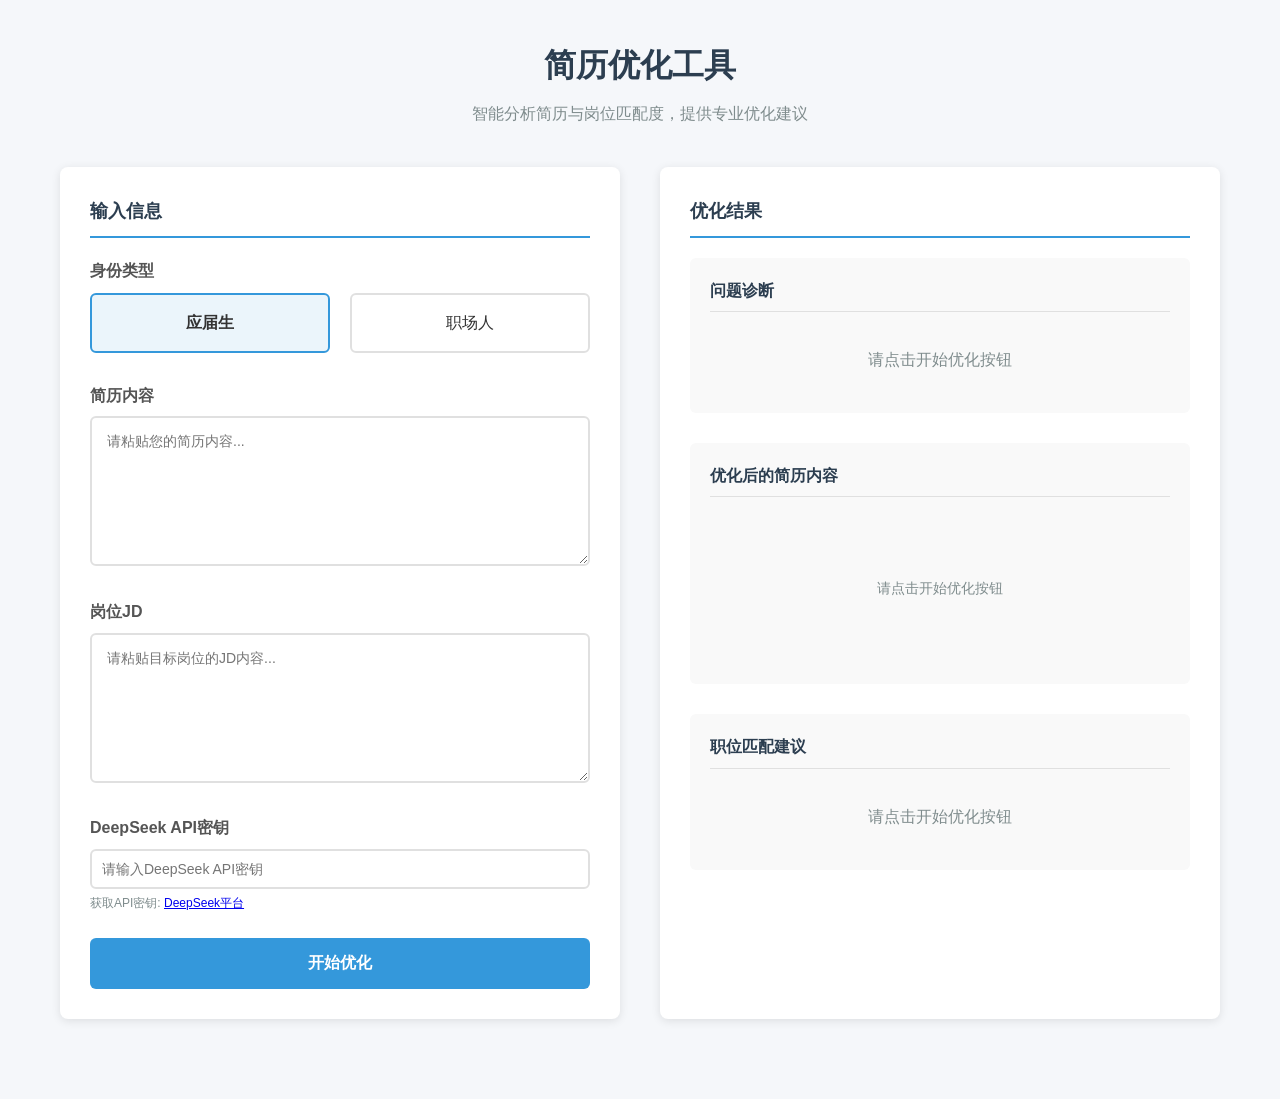
<file: resume-optimizer.html>
<!DOCTYPE html>
<html lang="zh-CN">
<head>
    <meta charset="UTF-8">
    <meta name="viewport" content="width=device-width, initial-scale=1.0">
    <title>简历优化工具</title>
    <style>
        * {
            margin: 0;
            padding: 0;
            box-sizing: border-box;
        }

        body {
            font-family: 'Segoe UI', 'PingFang SC', 'Hiragino Sans GB', 'Microsoft YaHei', sans-serif;
            background-color: #f5f7fa;
            color: #333;
            line-height: 1.6;
        }

        .container {
            max-width: 1200px;
            margin: 0 auto;
            padding: 40px 20px;
        }

        header {
            text-align: center;
            margin-bottom: 40px;
        }

        h1 {
            color: #2c3e50;
            font-size: 32px;
            font-weight: 700;
            margin-bottom: 10px;
        }

        .subtitle {
            color: #7f8c8d;
            font-size: 16px;
        }

        .main-content {
            display: grid;
            grid-template-columns: 1fr 1fr;
            gap: 40px;
            margin-bottom: 40px;
        }

        .input-section {
            background-color: white;
            border-radius: 8px;
            padding: 30px;
            box-shadow: 0 2px 10px rgba(0, 0, 0, 0.1);
        }

        .section-title {
            color: #2c3e50;
            font-size: 18px;
            font-weight: 600;
            margin-bottom: 20px;
            padding-bottom: 10px;
            border-bottom: 2px solid #3498db;
        }

        .identity-selector {
            margin-bottom: 30px;
        }

        .identity-options {
            display: flex;
            gap: 20px;
            margin-top: 10px;
        }

        .identity-option {
            flex: 1;
            padding: 15px;
            border: 2px solid #e0e0e0;
            border-radius: 6px;
            text-align: center;
            cursor: pointer;
            transition: all 0.3s ease;
        }

        .identity-option:hover {
            border-color: #3498db;
        }

        .identity-option.selected {
            border-color: #3498db;
            background-color: #ebf5fb;
            font-weight: 600;
        }

        .form-group {
            margin-bottom: 25px;
        }

        label {
            display: block;
            font-weight: 600;
            margin-bottom: 8px;
            color: #555;
        }

        textarea {
            width: 100%;
            padding: 15px;
            border: 2px solid #e0e0e0;
            border-radius: 6px;
            font-size: 14px;
            font-family: inherit;
            resize: vertical;
            min-height: 150px;
            transition: border-color 0.3s ease;
        }

        textarea:focus {
            outline: none;
            border-color: #3498db;
        }

        .optimize-btn {
            background-color: #3498db;
            color: white;
            border: none;
            padding: 15px 30px;
            border-radius: 6px;
            font-size: 16px;
            font-weight: 600;
            cursor: pointer;
            transition: all 0.3s ease;
            width: 100%;
        }

        .optimize-btn:hover {
            background-color: #2980b9;
            transform: translateY(-2px);
            box-shadow: 0 4px 12px rgba(52, 152, 219, 0.3);
        }

        .output-section {
            background-color: white;
            border-radius: 8px;
            padding: 30px;
            box-shadow: 0 2px 10px rgba(0, 0, 0, 0.1);
            min-height: 600px;
        }

        .output-block {
            margin-bottom: 30px;
            padding: 20px;
            border-radius: 6px;
            background-color: #f9f9f9;
        }

        .output-block h3 {
            color: #2c3e50;
            font-size: 16px;
            font-weight: 600;
            margin-bottom: 15px;
            padding-bottom: 8px;
            border-bottom: 1px solid #e0e0e0;
        }

        .diagnosis-list {
            list-style: none;
        }

        .diagnosis-item {
            padding: 8px 0;
            border-bottom: 1px solid #f0f0f0;
        }

        .diagnosis-item:last-child {
            border-bottom: none;
        }

        .diagnosis-item::before {
            content: "•";
            color: #e74c3c;
            font-weight: bold;
            margin-right: 10px;
        }

        .optimized-content {
            white-space: pre-wrap;
            font-size: 14px;
            line-height: 1.6;
        }

        .matching-suggestions {
            list-style: none;
        }

        .suggestion-item {
            padding: 8px 0;
            border-bottom: 1px solid #f0f0f0;
        }

        .suggestion-item:last-child {
            border-bottom: none;
        }

        .suggestion-item::before {
            content: "💡";
            margin-right: 10px;
        }

        .loading {
            text-align: center;
            padding: 40px;
            color: #7f8c8d;
        }

        @media (max-width: 768px) {
            .main-content {
                grid-template-columns: 1fr;
            }

            .identity-options {
                flex-direction: column;
            }
        }
    </style>
</head>
<body>
    <div class="container">
        <header>
            <h1>简历优化工具</h1>
            <p class="subtitle">智能分析简历与岗位匹配度，提供专业优化建议</p>
        </header>

        <div class="main-content">
            <!-- 输入区域 -->
            <div class="input-section">
                <h2 class="section-title">输入信息</h2>

                <!-- 身份选择 -->
                <div class="identity-selector">
                    <label>身份类型</label>
                    <div class="identity-options">
                        <div class="identity-option selected" data-identity="fresh">应届生</div>
                        <div class="identity-option" data-identity="professional">职场人</div>
                    </div>
                </div>

                <!-- 简历输入 -->
                <div class="form-group">
                    <label for="resume">简历内容</label>
                    <textarea id="resume" placeholder="请粘贴您的简历内容..."></textarea>
                </div>

                <!-- 岗位JD输入 -->
                <div class="form-group">
                    <label for="jd">岗位JD</label>
                    <textarea id="jd" placeholder="请粘贴目标岗位的JD内容..."></textarea>
                </div>

                <!-- API配置 -->
                <div class="form-group">
                    <label for="apiKey">DeepSeek API密钥</label>
                    <input type="text" id="apiKey" placeholder="请输入DeepSeek API密钥" style="width: 100%; padding: 10px; border: 2px solid #e0e0e0; border-radius: 6px; font-size: 14px;">
                    <p style="font-size: 12px; color: #7f8c8d; margin-top: 5px;">获取API密钥: <a href="https://platform.deepseek.com/" target="_blank">DeepSeek平台</a></p>
                </div>

                <!-- 优化按钮 -->
                <button class="optimize-btn" id="optimizeBtn">开始优化</button>
            </div>

            <!-- 输出区域 -->
            <div class="output-section">
                <h2 class="section-title">优化结果</h2>

                <!-- 问题诊断 -->
                <div class="output-block">
                    <h3>问题诊断</h3>
                    <div id="diagnosisResult" class="diagnosis-list">
                        <p style="color: #7f8c8d; text-align: center; padding: 20px;">请点击开始优化按钮</p>
                    </div>
                </div>

                <!-- 优化后的简历内容 -->
                <div class="output-block">
                    <h3>优化后的简历内容</h3>
                    <div id="optimizedResult" class="optimized-content">
                        <p style="color: #7f8c8d; text-align: center; padding: 20px;">请点击开始优化按钮</p>
                    </div>
                </div>

                <!-- 职位匹配建议 -->
                <div class="output-block">
                    <h3>职位匹配建议</h3>
                    <div id="suggestionResult" class="matching-suggestions">
                        <p style="color: #7f8c8d; text-align: center; padding: 20px;">请点击开始优化按钮</p>
                    </div>
                </div>
            </div>
        </div>
    </div>

    <script>
        // 身份选择功能
        const identityOptions = document.querySelectorAll('.identity-option');
        identityOptions.forEach(option => {
            option.addEventListener('click', function() {
                identityOptions.forEach(opt => opt.classList.remove('selected'));
                this.classList.add('selected');
            });
        });

        // 优化按钮点击事件
        const optimizeBtn = document.getElementById('optimizeBtn');
        const diagnosisResult = document.getElementById('diagnosisResult');
        const optimizedResult = document.getElementById('optimizedResult');
        const suggestionResult = document.getElementById('suggestionResult');

        optimizeBtn.addEventListener('click', function() {
            // 获取输入内容
            const resume = document.getElementById('resume').value;
            const jd = document.getElementById('jd').value;
            const identity = document.querySelector('.identity-option.selected').dataset.identity;
            const apiKey = document.getElementById('apiKey').value;

            // 验证输入
            if (!resume || !jd) {
                alert('请填写简历内容和岗位JD');
                return;
            }

            if (!apiKey) {
                alert('请输入DeepSeek API密钥');
                return;
            }

            // 显示加载状态
            diagnosisResult.innerHTML = '<div class="loading">分析中...</div>';
            optimizedResult.innerHTML = '<div class="loading">优化中...</div>';
            suggestionResult.innerHTML = '<div class="loading">分析中...</div>';

            // 调用DeepSeek API
            callDeepSeekAPI(identity, resume, jd, apiKey);
        });

        // 调用DeepSeek API
        async function callDeepSeekAPI(identity, resume, jd, apiKey) {
            try {
                // API配置
                const apiUrl = 'https://api.deepseek.com/v1/chat/completions';
                const model = 'deepseek-chat';

                // 构建提示词
                const identityText = identity === 'fresh' ? '应届生' : '职场人';
                const prompt = `
你是一位专业的简历优化专家，请根据用户提供的信息，对简历进行分析和优化。

用户身份：${identityText}

简历内容：
${resume}

目标岗位JD：
${jd}

请按照以下格式返回结果：
【问题诊断】
列出简历中存在的主要问题，每条问题占一行。

【优化后的简历内容】
提供优化后的完整简历内容，保持简历的基本结构。

【职位匹配建议】
针对目标岗位，提供具体的匹配建议和改进方向，每条建议占一行。
                `;

                // 发送API请求
                const response = await fetch(apiUrl, {
                    method: 'POST',
                    headers: {
                        'Content-Type': 'application/json',
                        'Authorization': `Bearer ${apiKey}`
                    },
                    body: JSON.stringify({
                        model: model,
                        messages: [
                            {
                                role: 'user',
                                content: prompt
                            }
                        ],
                        temperature: 0.7,
                        max_tokens: 4000
                    })
                });

                if (!response.ok) {
                    throw new Error(`API请求失败: ${response.status} ${response.statusText}`);
                }

                const data = await response.json();
                const result = data.choices[0].message.content;

                // 解析结果
                parseResult(result);
            } catch (error) {
                console.error('API调用失败:', error);
                // 显示错误信息
                diagnosisResult.innerHTML = `<div style="color: #e74c3c; text-align: center; padding: 20px;">错误：${error.message}</div>`;
                optimizedResult.innerHTML = `<div style="color: #e74c3c; text-align: center; padding: 20px;">优化失败</div>`;
                suggestionResult.innerHTML = `<div style="color: #e74c3c; text-align: center; padding: 20px;">分析失败</div>`;
            }
        }

        // 解析API返回结果
        function parseResult(result) {
            // 提取三个部分
            const diagnosisMatch = result.match(/【问题诊断】[\s\S]*?【优化后的简历内容】/);
            const optimizedMatch = result.match(/【优化后的简历内容】[\s\S]*?【职位匹配建议】/);
            const suggestionMatch = result.match(/【职位匹配建议】[\s\S]*/);

            // 处理问题诊断
            if (diagnosisMatch) {
                let diagnosisContent = diagnosisMatch[0].replace('【问题诊断】', '').replace('【优化后的简历内容】', '').trim();
                let diagnosisItems = diagnosisContent.split('\n').filter(item => item.trim());
                
                let diagnosisHTML = '<ul class="diagnosis-list">';
                diagnosisItems.forEach(item => {
                    diagnosisHTML += `<li class="diagnosis-item">${item.trim()}</li>`;
                });
                diagnosisHTML += '</ul>';
                diagnosisResult.innerHTML = diagnosisHTML;
            } else {
                diagnosisResult.innerHTML = '<div style="color: #7f8c8d; text-align: center; padding: 20px;">未找到问题诊断结果</div>';
            }

            // 处理优化后的简历内容
            if (optimizedMatch) {
                let optimizedContent = optimizedMatch[0].replace('【优化后的简历内容】', '').replace('【职位匹配建议】', '').trim();
                optimizedResult.innerHTML = `<pre class="optimized-content">${optimizedContent}</pre>`;
            } else {
                optimizedResult.innerHTML = '<div style="color: #7f8c8d; text-align: center; padding: 20px;">未找到优化后的简历内容</div>';
            }

            // 处理职位匹配建议
            if (suggestionMatch) {
                let suggestionContent = suggestionMatch[0].replace('【职位匹配建议】', '').trim();
                let suggestionItems = suggestionContent.split('\n').filter(item => item.trim());
                
                let suggestionHTML = '<ul class="matching-suggestions">';
                suggestionItems.forEach(item => {
                    suggestionHTML += `<li class="suggestion-item">${item.trim()}</li>`;
                });
                suggestionHTML += '</ul>';
                suggestionResult.innerHTML = suggestionHTML;
            } else {
                suggestionResult.innerHTML = '<div style="color: #7f8c8d; text-align: center; padding: 20px;">未找到职位匹配建议</div>';
            }
        }
    </script>
</body>
</html>
</file>
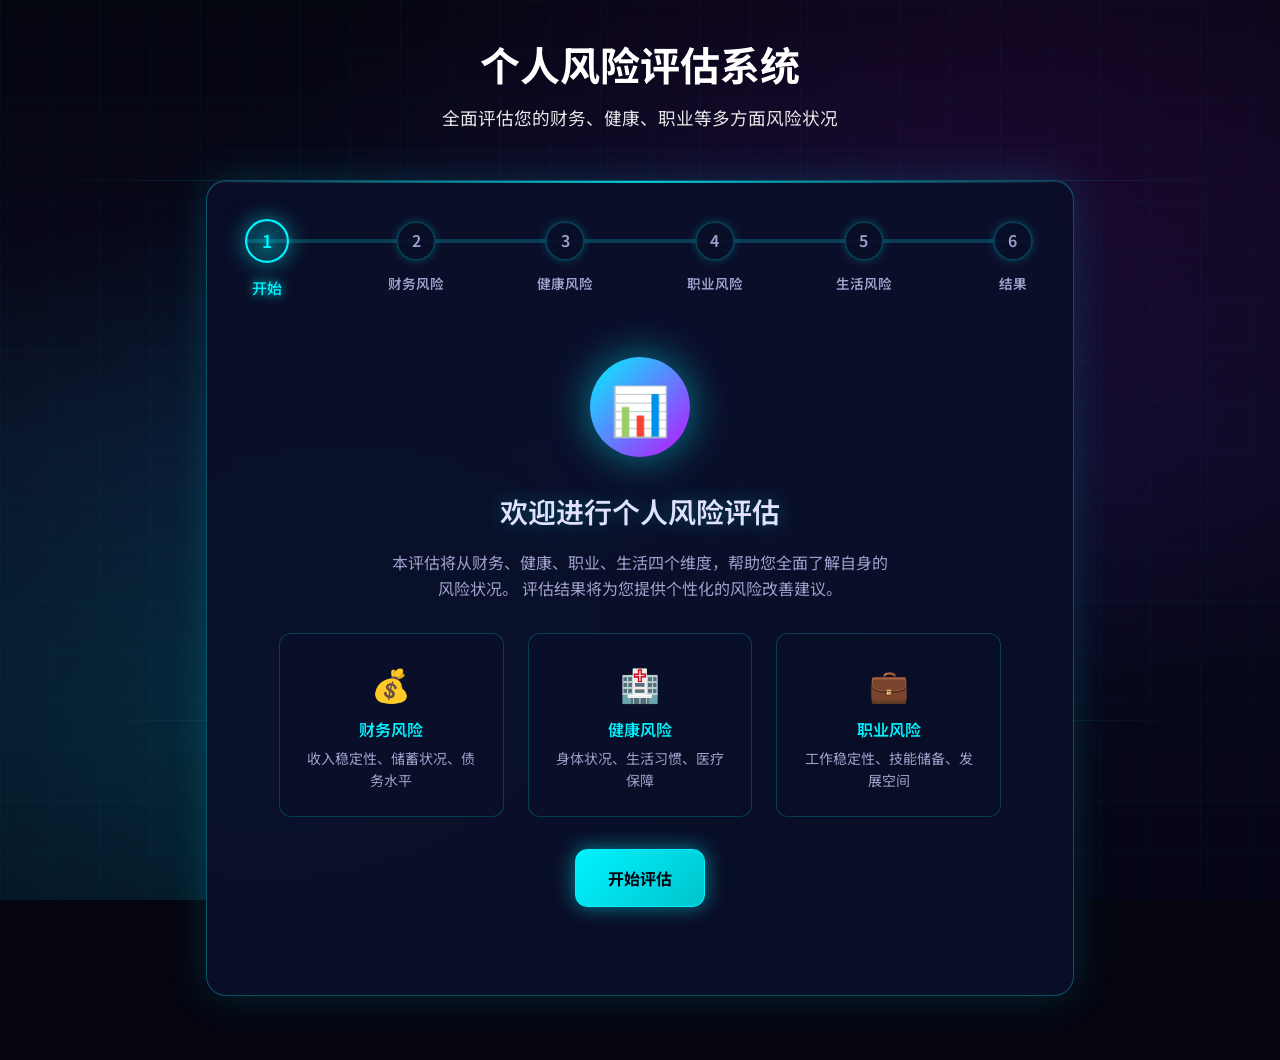
<file: risk-assessment-standalone.html>
<!DOCTYPE html>
<html lang="zh-CN">
<head>
    <meta charset="UTF-8">
    <meta name="viewport" content="width=device-width, initial-scale=1.0">
    <title>个人风险评估系统</title>
    <link rel="preconnect" href="https://fonts.googleapis.com">
    <link rel="preconnect" href="https://fonts.gstatic.com" crossorigin>
    <link href="https://fonts.googleapis.com/css2?family=Noto+Sans+SC:wght@300;400;500;700&display=swap" rel="stylesheet">
    <style>
        :root {
            --neon-blue: #00f3ff;
            --neon-purple: #bc13fe;
            --neon-pink: #ff00ff;
            --neon-cyan: #00ffff;
            --dark-bg: #0a0a1a;
            --darker-bg: #050510;
            --card-bg: rgba(10, 15, 40, 0.85);
            --card-border: rgba(0, 243, 255, 0.3);
            
            --primary: #00f3ff;
            --primary-light: #66f8ff;
            --primary-dark: #00c4cc;
            --success: #00ff9d;
            --warning: #ffd700;
            --danger: #ff2a6d;
            --info: #00f3ff;
            
            --bg-primary: #0a0a1a;
            --bg-secondary: rgba(0, 243, 255, 0.08);
            --bg-card: rgba(10, 15, 40, 0.9);
            
            --text-primary: #e0e0ff;
            --text-secondary: #a0a0cc;
            --text-muted: #707099;
            
            --border: rgba(0, 243, 255, 0.2);
            --shadow: 0 0 20px rgba(0, 243, 255, 0.3);
            --shadow-lg: 0 0 40px rgba(0, 243, 255, 0.4);
        }

        * {
            margin: 0;
            padding: 0;
            box-sizing: border-box;
        }

        body {
            font-family: 'Noto Sans SC', -apple-system, BlinkMacSystemFont, sans-serif;
            background: var(--darker-bg);
            min-height: 100vh;
            color: var(--text-primary);
            line-height: 1.6;
            position: relative;
            overflow-x: hidden;
        }

        body::before {
            content: '';
            position: fixed;
            top: 0;
            left: 0;
            right: 0;
            bottom: 0;
            background: 
                radial-gradient(ellipse at 20% 80%, rgba(0, 243, 255, 0.15) 0%, transparent 50%),
                radial-gradient(ellipse at 80% 20%, rgba(188, 19, 254, 0.1) 0%, transparent 50%),
                radial-gradient(ellipse at 50% 50%, rgba(0, 100, 255, 0.08) 0%, transparent 70%),
                linear-gradient(180deg, #050510 0%, #0a0a20 50%, #050515 100%);
            z-index: -2;
        }

        .cyber-grid {
            position: fixed;
            top: 0;
            left: 0;
            right: 0;
            bottom: 0;
            background-image: 
                linear-gradient(rgba(0, 243, 255, 0.03) 1px, transparent 1px),
                linear-gradient(90deg, rgba(0, 243, 255, 0.03) 1px, transparent 1px);
            background-size: 50px 50px;
            z-index: -1;
            pointer-events: none;
        }

        .cyber-lines {
            position: fixed;
            top: 0;
            left: 0;
            right: 0;
            bottom: 0;
            overflow: hidden;
            z-index: -1;
            pointer-events: none;
        }

        .cyber-line {
            position: absolute;
            background: linear-gradient(90deg, transparent, var(--neon-blue), transparent);
            height: 1px;
            opacity: 0.3;
            animation: scan 8s linear infinite;
        }

        .cyber-line:nth-child(1) { top: 20%; width: 100%; animation-delay: 0s; }
        .cyber-line:nth-child(2) { top: 40%; width: 80%; left: 10%; animation-delay: 2s; }
        .cyber-line:nth-child(3) { top: 60%; width: 60%; left: 20%; animation-delay: 4s; }
        .cyber-line:nth-child(4) { top: 80%; width: 90%; left: 5%; animation-delay: 6s; }

        @keyframes scan {
            0% { transform: translateX(-100%); opacity: 0; }
            50% { opacity: 0.5; }
            100% { transform: translateX(100%); opacity: 0; }
        }

        .container {
            max-width: 900px;
            margin: 0 auto;
            padding: 2rem 1rem;
        }

        .header {
            text-align: center;
            margin-bottom: 3rem;
            color: white;
        }

        .header h1 {
            font-size: 2.5rem;
            font-weight: 700;
            margin-bottom: 0.5rem;
            text-shadow: 0 2px 4px rgba(0,0,0,0.1);
        }

        .header p {
            font-size: 1.1rem;
            opacity: 0.9;
        }

        .card {
            background: var(--bg-card);
            border: 1px solid var(--card-border);
            border-radius: 20px;
            padding: 2.5rem;
            box-shadow: 
                0 0 40px rgba(0, 243, 255, 0.15),
                inset 0 1px 0 rgba(255, 255, 255, 0.1);
            margin-bottom: 2rem;
            backdrop-filter: blur(10px);
            position: relative;
            overflow: hidden;
        }

        .card::before {
            content: '';
            position: absolute;
            top: 0;
            left: 0;
            right: 0;
            height: 2px;
            background: linear-gradient(90deg, transparent, var(--neon-blue), transparent);
            opacity: 0.8;
        }

        .progress-bar {
            display: flex;
            justify-content: space-between;
            margin-bottom: 3rem;
            position: relative;
        }

        .progress-bar::before {
            content: '';
            position: absolute;
            top: 50%;
            left: 0;
            right: 0;
            height: 4px;
            background: var(--border);
            transform: translateY(-50%);
            z-index: 0;
        }

        .progress-line {
            position: absolute;
            top: 50%;
            left: 0;
            height: 4px;
            background: linear-gradient(90deg, var(--primary), var(--primary-light));
            transform: translateY(-50%);
            z-index: 1;
            transition: width 0.5s ease;
        }

        .step {
            width: 40px;
            height: 40px;
            border-radius: 50%;
            background: rgba(10, 15, 40, 0.9);
            border: 2px solid var(--border);
            display: flex;
            align-items: center;
            justify-content: center;
            font-weight: 600;
            position: relative;
            z-index: 2;
            transition: all 0.3s ease;
            color: var(--text-secondary);
            box-shadow: 0 0 10px rgba(0, 243, 255, 0.2);
        }

        .step.active {
            border-color: var(--neon-blue);
            background: rgba(0, 243, 255, 0.2);
            color: var(--neon-blue);
            transform: scale(1.1);
            box-shadow: 0 0 20px rgba(0, 243, 255, 0.5);
            text-shadow: 0 0 10px var(--neon-blue);
        }

        .step.completed {
            border-color: var(--success);
            background: rgba(0, 255, 157, 0.2);
            color: var(--success);
            box-shadow: 0 0 15px rgba(0, 255, 157, 0.4);
        }

        .step-label {
            position: absolute;
            top: 50px;
            left: 50%;
            transform: translateX(-50%);
            font-size: 0.85rem;
            color: var(--text-secondary);
            white-space: nowrap;
        }

        .step.active .step-label {
            color: var(--primary);
            font-weight: 500;
        }

        .assessment-section {
            display: none;
        }

        .assessment-section.active {
            display: block;
            animation: fadeIn 0.5s ease;
        }

        @keyframes fadeIn {
            from {
                opacity: 0;
                transform: translateY(20px);
            }
            to {
                opacity: 1;
                transform: translateY(0);
            }
        }

        .section-title {
            font-size: 1.5rem;
            font-weight: 600;
            margin-bottom: 0.5rem;
            color: var(--text-primary);
        }

        .section-subtitle {
            color: var(--text-secondary);
            margin-bottom: 2rem;
        }

        .question {
            margin-bottom: 2rem;
            padding: 1.5rem;
            background: rgba(10, 15, 40, 0.5);
            border: 1px solid var(--border);
            border-radius: 12px;
            transition: all 0.3s ease;
        }

        .question:hover {
            box-shadow: 0 0 20px rgba(0, 243, 255, 0.15);
            border-color: rgba(0, 243, 255, 0.4);
        }

        .question-text {
            font-weight: 500;
            margin-bottom: 1rem;
            color: var(--text-primary);
        }

        .options {
            display: flex;
            flex-direction: column;
            gap: 0.75rem;
        }

        .option {
            display: flex;
            align-items: center;
            padding: 1rem 1.25rem;
            background: rgba(10, 15, 40, 0.6);
            border: 1px solid var(--border);
            border-radius: 10px;
            cursor: pointer;
            transition: all 0.3s ease;
        }

        .option:hover {
            border-color: var(--neon-blue);
            background: rgba(0, 243, 255, 0.1);
            box-shadow: 0 0 15px rgba(0, 243, 255, 0.2);
        }

        .option.selected {
            border-color: var(--neon-blue);
            background: rgba(0, 243, 255, 0.15);
            box-shadow: 0 0 20px rgba(0, 243, 255, 0.3);
        }

        .option input {
            display: none;
        }

        .option-marker {
            width: 24px;
            height: 24px;
            border: 2px solid var(--border);
            border-radius: 50%;
            margin-right: 1rem;
            display: flex;
            align-items: center;
            justify-content: center;
            transition: all 0.2s ease;
            flex-shrink: 0;
        }

        .option.selected .option-marker {
            border-color: var(--primary);
            background: var(--primary);
        }

        .option.selected .option-marker::after {
            content: '';
            width: 8px;
            height: 8px;
            background: white;
            border-radius: 50%;
        }

        .option-text {
            flex: 1;
        }

        .option-score {
            font-size: 0.85rem;
            color: var(--text-muted);
            font-weight: 500;
        }

        .btn-group {
            display: flex;
            gap: 1rem;
            margin-top: 2rem;
        }

        .btn {
            flex: 1;
            padding: 1rem 2rem;
            border: none;
            border-radius: 12px;
            font-size: 1rem;
            font-weight: 600;
            cursor: pointer;
            transition: all 0.3s ease;
            font-family: inherit;
        }

        .btn-primary {
            background: linear-gradient(135deg, var(--neon-blue), var(--primary-dark));
            color: var(--darker-bg);
            font-weight: 700;
            box-shadow: 0 0 20px rgba(0, 243, 255, 0.5);
            border: 1px solid var(--neon-blue);
            position: relative;
            overflow: hidden;
        }

        .btn-primary::before {
            content: '';
            position: absolute;
            top: 0;
            left: -100%;
            width: 100%;
            height: 100%;
            background: linear-gradient(90deg, transparent, rgba(255,255,255,0.3), transparent);
            transition: left 0.5s;
        }

        .btn-primary:hover::before {
            left: 100%;
        }

        .btn-primary:hover {
            transform: translateY(-2px);
            box-shadow: 0 0 30px rgba(0, 243, 255, 0.7);
        }

        .btn-primary:disabled {
            opacity: 0.5;
            cursor: not-allowed;
            transform: none;
        }

        .btn-secondary {
            background: transparent;
            color: var(--neon-blue);
            border: 1px solid var(--neon-blue);
            box-shadow: 0 0 10px rgba(0, 243, 255, 0.2);
        }

        .btn-secondary:hover {
            background: rgba(0, 243, 255, 0.1);
            box-shadow: 0 0 20px rgba(0, 243, 255, 0.4);
        }

        .btn-outline {
            background: transparent;
            color: var(--text-primary);
            border: 2px solid var(--border);
        }

        .btn-outline:hover {
            background: var(--bg-secondary);
            border-color: var(--primary);
        }

        .btn-full {
            width: 100%;
        }

        .results-section {
            display: none;
        }

        .results-section.active {
            display: block;
            animation: fadeIn 0.5s ease;
        }

        .result-header {
            text-align: center;
            margin-bottom: 2rem;
        }

        .risk-score {
            display: inline-flex;
            flex-direction: column;
            align-items: center;
            margin-bottom: 1.5rem;
        }

        .score-circle {
            width: 150px;
            height: 150px;
            border-radius: 50%;
            display: flex;
            flex-direction: column;
            align-items: center;
            justify-content: center;
            margin-bottom: 1rem;
            position: relative;
        }

        .score-circle::before {
            content: '';
            position: absolute;
            inset: 0;
            border-radius: 50%;
            padding: 8px;
            background: conic-gradient(var(--score-color) calc(var(--score) * 3.6deg), var(--border) 0);
            -webkit-mask: linear-gradient(#fff 0 0) content-box, linear-gradient(#fff 0 0);
            mask: linear-gradient(#fff 0 0) content-box, linear-gradient(#fff 0 0);
            -webkit-mask-composite: xor;
            mask-composite: exclude;
        }

        .score-value {
            font-size: 3rem;
            font-weight: 700;
            color: var(--score-color);
        }

        .score-label {
            font-size: 0.875rem;
            color: var(--text-secondary);
        }

        .risk-level {
            display: inline-block;
            padding: 0.5rem 1.5rem;
            border-radius: 50px;
            font-weight: 600;
            font-size: 1.1rem;
        }

        .risk-level.low {
            background: rgba(0, 255, 157, 0.2);
            color: #00ff9d;
            border: 1px solid #00ff9d;
            box-shadow: 0 0 15px rgba(0, 255, 157, 0.3);
            text-shadow: 0 0 10px rgba(0, 255, 157, 0.5);
        }

        .risk-level.medium {
            background: rgba(255, 215, 0, 0.2);
            color: #ffd700;
            border: 1px solid #ffd700;
            box-shadow: 0 0 15px rgba(255, 215, 0, 0.3);
            text-shadow: 0 0 10px rgba(255, 215, 0, 0.5);
        }

        .risk-level.high {
            background: rgba(255, 42, 109, 0.2);
            color: #ff2a6d;
            border: 1px solid #ff2a6d;
            box-shadow: 0 0 15px rgba(255, 42, 109, 0.3);
            text-shadow: 0 0 10px rgba(255, 42, 109, 0.5);
        }

        .dimensions-grid {
            display: grid;
            grid-template-columns: repeat(auto-fit, minmax(250px, 1fr));
            gap: 1.5rem;
            margin-bottom: 2rem;
        }

        .dimension-card {
            background: rgba(10, 15, 40, 0.7);
            border: 1px solid var(--border);
            padding: 1.5rem;
            border-radius: 12px;
            transition: all 0.3s ease;
        }

        .dimension-card:hover {
            transform: translateY(-4px);
            box-shadow: 0 0 25px rgba(0, 243, 255, 0.3);
            border-color: var(--neon-blue);
        }

        .dimension-header {
            display: flex;
            align-items: center;
            gap: 0.75rem;
            margin-bottom: 1rem;
        }

        .dimension-icon {
            width: 40px;
            height: 40px;
            border-radius: 10px;
            display: flex;
            align-items: center;
            justify-content: center;
            font-size: 1.25rem;
        }

        .dimension-title {
            font-weight: 600;
            color: var(--text-primary);
        }

        .dimension-bar {
            height: 8px;
            background: var(--border);
            border-radius: 4px;
            overflow: hidden;
            margin-bottom: 0.5rem;
        }

        .dimension-fill {
            height: 100%;
            border-radius: 4px;
            transition: width 1s ease;
        }

        .dimension-score {
            display: flex;
            justify-content: space-between;
            font-size: 0.875rem;
            color: var(--text-secondary);
        }

        .suggestions {
            background: rgba(0, 243, 255, 0.08);
            border: 1px solid var(--neon-blue);
            border-radius: 12px;
            padding: 1.5rem;
            box-shadow: 0 0 20px rgba(0, 243, 255, 0.15);
        }

        .suggestions h3 {
            color: var(--neon-blue);
            margin-bottom: 1rem;
            display: flex;
            align-items: center;
            gap: 0.5rem;
            text-shadow: 0 0 10px rgba(0, 243, 255, 0.5);
        }

        .suggestions ul {
            list-style: none;
        }

        .suggestions li {
            padding: 0.75rem 0;
            padding-left: 1.5rem;
            position: relative;
            color: var(--text-primary);
            border-bottom: 1px solid rgba(0, 243, 255, 0.1);
        }

        .suggestions li:last-child {
            border-bottom: none;
        }

        .suggestions li::before {
            content: '→';
            position: absolute;
            left: 0;
            color: var(--neon-blue);
            text-shadow: 0 0 5px var(--neon-blue);
        }

        .welcome-section {
            text-align: center;
            padding: 3rem 2rem;
        }

        .welcome-icon {
            width: 100px;
            height: 100px;
            background: linear-gradient(135deg, var(--neon-blue), var(--neon-purple));
            border-radius: 50%;
            display: flex;
            align-items: center;
            justify-content: center;
            margin: 0 auto 2rem;
            font-size: 3rem;
            box-shadow: 0 0 40px rgba(0, 243, 255, 0.5);
            animation: pulse 2s ease-in-out infinite;
        }

        @keyframes pulse {
            0%, 100% { box-shadow: 0 0 40px rgba(0, 243, 255, 0.5); }
            50% { box-shadow: 0 0 60px rgba(0, 243, 255, 0.8); }
        }

        .welcome-title {
            font-size: 1.75rem;
            font-weight: 600;
            margin-bottom: 1rem;
            color: var(--text-primary);
            text-shadow: 0 0 20px rgba(0, 243, 255, 0.3);
        }

        .welcome-text {
            color: var(--text-secondary);
            margin-bottom: 2rem;
            max-width: 500px;
            margin-left: auto;
            margin-right: auto;
        }

        .features {
            display: grid;
            grid-template-columns: repeat(3, 1fr);
            gap: 1.5rem;
            margin-bottom: 2rem;
        }

        .feature {
            padding: 1.5rem;
            background: rgba(10, 15, 40, 0.6);
            border: 1px solid var(--border);
            border-radius: 12px;
            transition: all 0.3s ease;
        }

        .feature:hover {
            border-color: var(--neon-blue);
            box-shadow: 0 0 20px rgba(0, 243, 255, 0.2);
            transform: translateY(-3px);
        }

        .feature-icon {
            font-size: 2rem;
            margin-bottom: 0.5rem;
        }

        .feature-title {
            font-weight: 600;
            margin-bottom: 0.25rem;
            color: var(--neon-blue);
        }

        .feature-desc {
            font-size: 0.875rem;
            color: var(--text-secondary);
        }

        @media (max-width: 768px) {
            .header h1 {
                font-size: 1.75rem;
            }

            .card {
                padding: 1.5rem;
            }

            .features {
                grid-template-columns: 1fr;
            }

            .dimensions-grid {
                grid-template-columns: 1fr;
            }

            .btn-group {
                flex-direction: column;
            }

            .step-label {
                display: none;
            }

            .score-circle {
                width: 120px;
                height: 120px;
            }

            .score-value {
                font-size: 2.5rem;
            }
        }
    </style>
</head>
<body>
    <div class="cyber-grid"></div>
    <div class="cyber-lines">
        <div class="cyber-line"></div>
        <div class="cyber-line"></div>
        <div class="cyber-line"></div>
        <div class="cyber-line"></div>
    </div>
    <div class="container">
        <header class="header">
            <h1>个人风险评估系统</h1>
            <p>全面评估您的财务、健康、职业等多方面风险状况</p>
        </header>

        <div class="card">
            <div class="progress-bar">
                <div class="progress-line" id="progressLine"></div>
                <div class="step active" data-step="0">
                    <span>1</span>
                    <span class="step-label">开始</span>
                </div>
                <div class="step" data-step="1">
                    <span>2</span>
                    <span class="step-label">财务风险</span>
                </div>
                <div class="step" data-step="2">
                    <span>3</span>
                    <span class="step-label">健康风险</span>
                </div>
                <div class="step" data-step="3">
                    <span>4</span>
                    <span class="step-label">职业风险</span>
                </div>
                <div class="step" data-step="4">
                    <span>5</span>
                    <span class="step-label">生活风险</span>
                </div>
                <div class="step" data-step="5">
                    <span>6</span>
                    <span class="step-label">结果</span>
                </div>
            </div>

            <div class="assessment-section active" id="section-0">
                <div class="welcome-section">
                    <div class="welcome-icon">📊</div>
                    <h2 class="welcome-title">欢迎进行个人风险评估</h2>
                    <p class="welcome-text">
                        本评估将从财务、健康、职业、生活四个维度，帮助您全面了解自身的风险状况。
                        评估结果将为您提供个性化的风险改善建议。
                    </p>
                    <div class="features">
                        <div class="feature">
                            <div class="feature-icon">💰</div>
                            <div class="feature-title">财务风险</div>
                            <div class="feature-desc">收入稳定性、储蓄状况、债务水平</div>
                        </div>
                        <div class="feature">
                            <div class="feature-icon">🏥</div>
                            <div class="feature-title">健康风险</div>
                            <div class="feature-desc">身体状况、生活习惯、医疗保障</div>
                        </div>
                        <div class="feature">
                            <div class="feature-icon">💼</div>
                            <div class="feature-title">职业风险</div>
                            <div class="feature-desc">工作稳定性、技能储备、发展空间</div>
                        </div>
                    </div>
                    <button class="btn btn-primary" onclick="nextSection()" style="max-width: 300px;">
                        开始评估
                    </button>
                </div>
            </div>

            <div class="assessment-section" id="section-1">
                <h2 class="section-title">💰 财务风险评估</h2>
                <p class="section-subtitle">请根据您的实际情况回答以下问题</p>
                
                <div class="question" data-question="finance-1">
                    <div class="question-text">1. 您的月收入稳定性如何？</div>
                    <div class="options">
                        <label class="option" data-score="1">
                            <input type="radio" name="finance-1" value="1">
                            <span class="option-marker"></span>
                            <span class="option-text">非常不稳定，收入波动很大</span>
                            <span class="option-score">高风险</span>
                        </label>
                        <label class="option" data-score="2">
                            <input type="radio" name="finance-1" value="2">
                            <span class="option-marker"></span>
                            <span class="option-text">不太稳定，偶尔会有波动</span>
                            <span class="option-score">中高风险</span>
                        </label>
                        <label class="option" data-score="3">
                            <input type="radio" name="finance-1" value="3">
                            <span class="option-marker"></span>
                            <span class="option-text">比较稳定，偶尔有小波动</span>
                            <span class="option-score">中等风险</span>
                        </label>
                        <label class="option" data-score="4">
                            <input type="radio" name="finance-1" value="4">
                            <span class="option-marker"></span>
                            <span class="option-text">非常稳定，收入固定</span>
                            <span class="option-score">低风险</span>
                        </label>
                    </div>
                </div>

                <div class="question" data-question="finance-2">
                    <div class="question-text">2. 您的应急储蓄可以支撑多长时间的生活开支？</div>
                    <div class="options">
                        <label class="option" data-score="1">
                            <input type="radio" name="finance-2" value="1">
                            <span class="option-marker"></span>
                            <span class="option-text">几乎没有储蓄</span>
                            <span class="option-score">高风险</span>
                        </label>
                        <label class="option" data-score="2">
                            <input type="radio" name="finance-2" value="2">
                            <span class="option-marker"></span>
                            <span class="option-text">1-3个月</span>
                            <span class="option-score">中高风险</span>
                        </label>
                        <label class="option" data-score="3">
                            <input type="radio" name="finance-2" value="3">
                            <span class="option-marker"></span>
                            <span class="option-text">3-6个月</span>
                            <span class="option-score">中等风险</span>
                        </label>
                        <label class="option" data-score="4">
                            <input type="radio" name="finance-2" value="4">
                            <span class="option-marker"></span>
                            <span class="option-text">6个月以上</span>
                            <span class="option-score">低风险</span>
                        </label>
                    </div>
                </div>

                <div class="question" data-question="finance-3">
                    <div class="question-text">3. 您目前的债务状况如何？</div>
                    <div class="options">
                        <label class="option" data-score="1">
                            <input type="radio" name="finance-3" value="1">
                            <span class="option-marker"></span>
                            <span class="option-text">债务负担很重，难以偿还</span>
                            <span class="option-score">高风险</span>
                        </label>
                        <label class="option" data-score="2">
                            <input type="radio" name="finance-3" value="2">
                            <span class="option-marker"></span>
                            <span class="option-text">有一定债务，需要努力偿还</span>
                            <span class="option-score">中高风险</span>
                        </label>
                        <label class="option" data-score="3">
                            <input type="radio" name="finance-3" value="3">
                            <span class="option-marker"></span>
                            <span class="option-text">债务可控，正常偿还中</span>
                            <span class="option-score">中等风险</span>
                        </label>
                        <label class="option" data-score="4">
                            <input type="radio" name="finance-3" value="4">
                            <span class="option-marker"></span>
                            <span class="option-text">没有债务或债务很少</span>
                            <span class="option-score">低风险</span>
                        </label>
                    </div>
                </div>

                <div class="btn-group">
                    <button class="btn btn-secondary" onclick="prevSection()">上一步</button>
                    <button class="btn btn-primary" onclick="nextSection()">下一步</button>
                </div>
            </div>

            <div class="assessment-section" id="section-2">
                <h2 class="section-title">🏥 健康风险评估</h2>
                <p class="section-subtitle">请根据您的实际情况回答以下问题</p>
                
                <div class="question" data-question="health-1">
                    <div class="question-text">1. 您的身体健康状况如何？</div>
                    <div class="options">
                        <label class="option" data-score="1">
                            <input type="radio" name="health-1" value="1">
                            <span class="option-marker"></span>
                            <span class="option-text">经常生病，有慢性疾病</span>
                            <span class="option-score">高风险</span>
                        </label>
                        <label class="option" data-score="2">
                            <input type="radio" name="health-1" value="2">
                            <span class="option-marker"></span>
                            <span class="option-text">偶尔生病，体质一般</span>
                            <span class="option-score">中高风险</span>
                        </label>
                        <label class="option" data-score="3">
                            <input type="radio" name="health-1" value="3">
                            <span class="option-marker"></span>
                            <span class="option-text">很少生病，体质较好</span>
                            <span class="option-score">中等风险</span>
                        </label>
                        <label class="option" data-score="4">
                            <input type="radio" name="health-1" value="4">
                            <span class="option-marker"></span>
                            <span class="option-text">身体健康，很少生病</span>
                            <span class="option-score">低风险</span>
                        </label>
                    </div>
                </div>

                <div class="question" data-question="health-2">
                    <div class="question-text">2. 您的生活作息规律吗？</div>
                    <div class="options">
                        <label class="option" data-score="1">
                            <input type="radio" name="health-2" value="1">
                            <span class="option-marker"></span>
                            <span class="option-text">非常不规律，经常熬夜</span>
                            <span class="option-score">高风险</span>
                        </label>
                        <label class="option" data-score="2">
                            <input type="radio" name="health-2" value="2">
                            <span class="option-marker"></span>
                            <span class="option-text">不太规律，偶尔熬夜</span>
                            <span class="option-score">中高风险</span>
                        </label>
                        <label class="option" data-score="3">
                            <input type="radio" name="health-2" value="3">
                            <span class="option-marker"></span>
                            <span class="option-text">基本规律，偶尔例外</span>
                            <span class="option-score">中等风险</span>
                        </label>
                        <label class="option" data-score="4">
                            <input type="radio" name="health-2" value="4">
                            <span class="option-marker"></span>
                            <span class="option-text">非常规律，早睡早起</span>
                            <span class="option-score">低风险</span>
                        </label>
                    </div>
                </div>

                <div class="question" data-question="health-3">
                    <div class="question-text">3. 您是否有医疗保险？</div>
                    <div class="options">
                        <label class="option" data-score="1">
                            <input type="radio" name="health-3" value="1">
                            <span class="option-marker"></span>
                            <span class="option-text">没有任何医疗保险</span>
                            <span class="option-score">高风险</span>
                        </label>
                        <label class="option" data-score="2">
                            <input type="radio" name="health-3" value="2">
                            <span class="option-marker"></span>
                            <span class="option-text">只有基本医保</span>
                            <span class="option-score">中高风险</span>
                        </label>
                        <label class="option" data-score="3">
                            <input type="radio" name="health-3" value="3">
                            <span class="option-marker"></span>
                            <span class="option-text">基本医保+商业保险</span>
                            <span class="option-score">中等风险</span>
                        </label>
                        <label class="option" data-score="4">
                            <input type="radio" name="health-3" value="4">
                            <span class="option-marker"></span>
                            <span class="option-text">全面的医疗保障</span>
                            <span class="option-score">低风险</span>
                        </label>
                    </div>
                </div>

                <div class="btn-group">
                    <button class="btn btn-secondary" onclick="prevSection()">上一步</button>
                    <button class="btn btn-primary" onclick="nextSection()">下一步</button>
                </div>
            </div>

            <div class="assessment-section" id="section-3">
                <h2 class="section-title">💼 职业风险评估</h2>
                <p class="section-subtitle">请根据您的实际情况回答以下问题</p>
                
                <div class="question" data-question="career-1">
                    <div class="question-text">1. 您目前工作的稳定性如何？</div>
                    <div class="options">
                        <label class="option" data-score="1">
                            <input type="radio" name="career-1" value="1">
                            <span class="option-marker"></span>
                            <span class="option-text">非常不稳定，随时可能失业</span>
                            <span class="option-score">高风险</span>
                        </label>
                        <label class="option" data-score="2">
                            <input type="radio" name="career-1" value="2">
                            <span class="option-marker"></span>
                            <span class="option-text">不太稳定，行业前景不明</span>
                            <span class="option-score">中高风险</span>
                        </label>
                        <label class="option" data-score="3">
                            <input type="radio" name="career-1" value="3">
                            <span class="option-marker"></span>
                            <span class="option-text">相对稳定，但存在变数</span>
                            <span class="option-score">中等风险</span>
                        </label>
                        <label class="option" data-score="4">
                            <input type="radio" name="career-1" value="4">
                            <span class="option-marker"></span>
                            <span class="option-text">非常稳定，发展前景好</span>
                            <span class="option-score">低风险</span>
                        </label>
                    </div>
                </div>

                <div class="question" data-question="career-2">
                    <div class="question-text">2. 您的技能更新和学习情况如何？</div>
                    <div class="options">
                        <label class="option" data-score="1">
                            <input type="radio" name="career-2" value="1">
                            <span class="option-marker"></span>
                            <span class="option-text">很少学习，技能老化</span>
                            <span class="option-score">高风险</span>
                        </label>
                        <label class="option" data-score="2">
                            <input type="radio" name="career-2" value="2">
                            <span class="option-marker"></span>
                            <span class="option-text">偶尔学习，进步缓慢</span>
                            <span class="option-score">中高风险</span>
                        </label>
                        <label class="option" data-score="3">
                            <input type="radio" name="career-2" value="3">
                            <span class="option-marker"></span>
                            <span class="option-text">定期学习，持续提升</span>
                            <span class="option-score">中等风险</span>
                        </label>
                        <label class="option" data-score="4">
                            <input type="radio" name="career-2" value="4">
                            <span class="option-marker"></span>
                            <span class="option-text">积极学习，技能领先</span>
                            <span class="option-score">低风险</span>
                        </label>
                    </div>
                </div>

                <div class="question" data-question="career-3">
                    <div class="question-text">3. 如果失业，您找到新工作的信心如何？</div>
                    <div class="options">
                        <label class="option" data-score="1">
                            <input type="radio" name="career-3" value="1">
                            <span class="option-marker"></span>
                            <span class="option-text">完全没有信心，很难找到工作</span>
                            <span class="option-score">高风险</span>
                        </label>
                        <label class="option" data-score="2">
                            <input type="radio" name="career-3" value="2">
                            <span class="option-marker"></span>
                            <span class="option-text">信心不足，可能需要很长时间</span>
                            <span class="option-score">中高风险</span>
                        </label>
                        <label class="option" data-score="3">
                            <input type="radio" name="career-3" value="3">
                            <span class="option-marker"></span>
                            <span class="option-text">有一定信心，能找到合适工作</span>
                            <span class="option-score">中等风险</span>
                        </label>
                        <label class="option" data-score="4">
                            <input type="radio" name="career-3" value="4">
                            <span class="option-marker"></span>
                            <span class="option-text">很有信心，能快速找到好工作</span>
                            <span class="option-score">低风险</span>
                        </label>
                    </div>
                </div>

                <div class="btn-group">
                    <button class="btn btn-secondary" onclick="prevSection()">上一步</button>
                    <button class="btn btn-primary" onclick="nextSection()">下一步</button>
                </div>
            </div>

            <div class="assessment-section" id="section-4">
                <h2 class="section-title">🏠 生活风险评估</h2>
                <p class="section-subtitle">请根据您的实际情况回答以下问题</p>
                
                <div class="question" data-question="life-1">
                    <div class="question-text">1. 您的家庭责任负担如何？</div>
                    <div class="options">
                        <label class="option" data-score="1">
                            <input type="radio" name="life-1" value="1">
                            <span class="option-marker"></span>
                            <span class="option-text">负担很重，需要赡养多位老人或抚养多个孩子</span>
                            <span class="option-score">高风险</span>
                        </label>
                        <label class="option" data-score="2">
                            <input type="radio" name="life-1" value="2">
                            <span class="option-marker"></span>
                            <span class="option-text">负担较重，有一定家庭压力</span>
                            <span class="option-score">中高风险</span>
                        </label>
                        <label class="option" data-score="3">
                            <input type="radio" name="life-1" value="3">
                            <span class="option-marker"></span>
                            <span class="option-text">负担适中，家庭责任可控</span>
                            <span class="option-score">中等风险</span>
                        </label>
                        <label class="option" data-score="4">
                            <input type="radio" name="life-1" value="4">
                            <span class="option-marker"></span>
                            <span class="option-text">负担较轻，家庭压力小</span>
                            <span class="option-score">低风险</span>
                        </label>
                    </div>
                </div>

                <div class="question" data-question="life-2">
                    <div class="question-text">2. 您的社交支持网络如何？</div>
                    <div class="options">
                        <label class="option" data-score="1">
                            <input type="radio" name="life-2" value="1">
                            <span class="option-marker"></span>
                            <span class="option-text">几乎没有可以依靠的朋友或家人</span>
                            <span class="option-score">高风险</span>
                        </label>
                        <label class="option" data-score="2">
                            <input type="radio" name="life-2" value="2">
                            <span class="option-marker"></span>
                            <span class="option-text">社交圈子很小，支持有限</span>
                            <span class="option-score">中高风险</span>
                        </label>
                        <label class="option" data-score="3">
                            <input type="radio" name="life-2" value="3">
                            <span class="option-marker"></span>
                            <span class="option-text">有一定社交圈，能获得必要支持</span>
                            <span class="option-score">中等风险</span>
                        </label>
                        <label class="option" data-score="4">
                            <input type="radio" name="life-2" value="4">
                            <span class="option-marker"></span>
                            <span class="option-text">社交圈广泛，有强大的支持网络</span>
                            <span class="option-score">低风险</span>
                        </label>
                    </div>
                </div>

                <div class="question" data-question="life-3">
                    <div class="question-text">3. 您的心理压力管理能力如何？</div>
                    <div class="options">
                        <label class="option" data-score="1">
                            <input type="radio" name="life-3" value="1">
                            <span class="option-marker"></span>
                            <span class="option-text">经常感到焦虑、抑郁，难以应对压力</span>
                            <span class="option-score">高风险</span>
                        </label>
                        <label class="option" data-score="2">
                            <input type="radio" name="life-3" value="2">
                            <span class="option-marker"></span>
                            <span class="option-text">压力较大时容易情绪失控</span>
                            <span class="option-score">中高风险</span>
                        </label>
                        <label class="option" data-score="3">
                            <input type="radio" name="life-3" value="3">
                            <span class="option-marker"></span>
                            <span class="option-text">基本能够管理压力，偶尔需要帮助</span>
                            <span class="option-score">中等风险</span>
                        </label>
                        <label class="option" data-score="4">
                            <input type="radio" name="life-3" value="4">
                            <span class="option-marker"></span>
                            <span class="option-text">心态积极，善于调节情绪</span>
                            <span class="option-score">低风险</span>
                        </label>
                    </div>
                </div>

                <div class="btn-group">
                    <button class="btn btn-secondary" onclick="prevSection()">上一步</button>
                    <button class="btn btn-primary" onclick="calculateResults()">查看结果</button>
                </div>
            </div>

            <div class="results-section" id="section-5">
                <div class="result-header">
                    <div class="risk-score">
                        <div class="score-circle" id="scoreCircle">
                            <span class="score-value" id="totalScore">0</span>
                            <span class="score-label">综合风险分</span>
                        </div>
                    </div>
                    <div class="risk-level" id="riskLevel">评估中...</div>
                </div>

                <div class="dimensions-grid" id="dimensionsGrid">
                </div>

                <div class="suggestions" id="suggestions">
                    <h3>💡 风险改善建议</h3>
                    <ul id="suggestionsList">
                    </ul>
                </div>

                <div class="btn-group" style="margin-top: 2rem;">
                    <button class="btn btn-secondary" onclick="restartAssessment()">重新评估</button>
                    <button class="btn btn-primary" onclick="window.print()">打印报告</button>
                </div>
            </div>
        </div>
    </div>

    <script>
        let currentSection = 0;
        const totalSections = 6;
        const answers = {};

        const dimensions = {
            finance: { name: '财务风险', icon: '💰', color: '#10b981' },
            health: { name: '健康风险', icon: '🏥', color: '#3b82f6' },
            career: { name: '职业风险', icon: '💼', color: '#f59e0b' },
            life: { name: '生活风险', icon: '🏠', color: '#8b5cf6' }
        };

        document.querySelectorAll('.option').forEach(option => {
            option.addEventListener('click', function() {
                const question = this.closest('.question');
                const questionName = question.dataset.question;
                const score = parseInt(this.dataset.score);
                
                question.querySelectorAll('.option').forEach(opt => opt.classList.remove('selected'));
                this.classList.add('selected');
                
                const input = this.querySelector('input');
                input.checked = true;
                
                answers[questionName] = score;
            });
        });

        function updateProgress() {
            const progressLine = document.getElementById('progressLine');
            const progress = (currentSection / (totalSections - 1)) * 100;
            progressLine.style.width = progress + '%';

            document.querySelectorAll('.step').forEach((step, index) => {
                step.classList.remove('active', 'completed');
                if (index < currentSection) {
                    step.classList.add('completed');
                } else if (index === currentSection) {
                    step.classList.add('active');
                }
            });
        }

        function validateCurrentSection() {
            const currentSectionEl = document.getElementById(`section-${currentSection}`);
            const questions = currentSectionEl.querySelectorAll('.question');
            
            for (let question of questions) {
                const questionName = question.dataset.question;
                if (!answers[questionName]) {
                    alert('请回答所有问题后再继续');
                    question.scrollIntoView({ behavior: 'smooth', block: 'center' });
                    return false;
                }
            }
            return true;
        }

        function nextSection() {
            if (currentSection > 0 && !validateCurrentSection()) {
                return;
            }

            document.getElementById(`section-${currentSection}`).classList.remove('active');
            currentSection++;
            document.getElementById(`section-${currentSection}`).classList.add('active');
            updateProgress();
        }

        function prevSection() {
            document.getElementById(`section-${currentSection}`).classList.remove('active');
            currentSection--;
            document.getElementById(`section-${currentSection}`).classList.add('active');
            updateProgress();
        }

        function calculateResults() {
            if (!validateCurrentSection()) {
                return;
            }

            const scores = {
                finance: 0,
                health: 0,
                career: 0,
                life: 0
            };

            const counts = {
                finance: 0,
                health: 0,
                career: 0,
                life: 0
            };

            for (let key in answers) {
                const dimension = key.split('-')[0];
                if (scores[dimension] !== undefined) {
                    scores[dimension] += answers[key];
                    counts[dimension]++;
                }
            }

            for (let dim in scores) {
                scores[dim] = counts[dim] > 0 ? Math.round((scores[dim] / counts[dim]) * 25) : 0;
            }

            const totalScore = Math.round(
                (scores.finance + scores.health + scores.career + scores.life) / 4
            );

            document.getElementById(`section-${currentSection}`).classList.remove('active');
            currentSection++;
            document.getElementById(`section-${currentSection}`).classList.add('active');
            updateProgress();

            displayResults(totalScore, scores);
        }

        function displayResults(totalScore, scores) {
            const scoreCircle = document.getElementById('scoreCircle');
            const scoreValue = document.getElementById('totalScore');
            const riskLevel = document.getElementById('riskLevel');

            let riskColor, riskText, riskClass;
            if (totalScore >= 75) {
                riskColor = '#10b981';
                riskText = '低风险';
                riskClass = 'low';
            } else if (totalScore >= 50) {
                riskColor = '#f59e0b';
                riskText = '中等风险';
                riskClass = 'medium';
            } else {
                riskColor = '#ef4444';
                riskText = '高风险';
                riskClass = 'high';
            }

            scoreCircle.style.setProperty('--score-color', riskColor);
            scoreCircle.style.setProperty('--score', totalScore);
            
            let currentScore = 0;
            const scoreAnimation = setInterval(() => {
                if (currentScore >= totalScore) {
                    clearInterval(scoreAnimation);
                } else {
                    currentScore++;
                    scoreValue.textContent = currentScore;
                }
            }, 20);

            riskLevel.textContent = riskText;
            riskLevel.className = `risk-level ${riskClass}`;

            const dimensionsGrid = document.getElementById('dimensionsGrid');
            dimensionsGrid.innerHTML = '';

            for (let dim in scores) {
                const dimInfo = dimensions[dim];
                const card = document.createElement('div');
                card.className = 'dimension-card';
                card.innerHTML = `
                    <div class="dimension-header">
                        <div class="dimension-icon" style="background: ${dimInfo.color}20; color: ${dimInfo.color};">
                            ${dimInfo.icon}
                        </div>
                        <div class="dimension-title">${dimInfo.name}</div>
                    </div>
                    <div class="dimension-bar">
                        <div class="dimension-fill" style="width: 0%; background: ${dimInfo.color};"></div>
                    </div>
                    <div class="dimension-score">
                        <span>风险评分</span>
                        <span style="color: ${dimInfo.color}; font-weight: 600;">${scores[dim]}分</span>
                    </div>
                `;
                dimensionsGrid.appendChild(card);

                setTimeout(() => {
                    card.querySelector('.dimension-fill').style.width = scores[dim] + '%';
                }, 100);
            }

            generateSuggestions(scores);
        }

        function generateSuggestions(scores) {
            const suggestionsList = document.getElementById('suggestionsList');
            suggestionsList.innerHTML = '';

            const suggestions = {
                finance: [
                    '建立应急储蓄基金，目标至少覆盖3-6个月的生活开支',
                    '制定详细的月度预算计划，控制不必要的支出',
                    '考虑购买适当的保险产品，转移重大风险',
                    '学习基础的投资理财知识，让资产保值增值'
                ],
                health: [
                    '建立规律的作息时间，保证充足的睡眠',
                    '制定适合自己的运动计划，每周至少运动3次',
                    '定期进行健康体检，及早发现潜在问题',
                    '学习压力管理技巧，保持良好的心理状态'
                ],
                career: [
                    '持续学习新技能，保持职业竞争力',
                    '建立职业人脉网络，拓展发展机会',
                    '制定清晰的职业发展规划',
                    '考虑发展副业或第二技能，增加收入来源'
                ],
                life: [
                    '培养兴趣爱好，丰富业余生活',
                    '主动维护社交关系，建立支持网络',
                    '学习情绪管理技巧，提升心理韧性',
                    '定期进行自我反思，保持生活平衡'
                ]
            };

            const sortedDims = Object.keys(scores).sort((a, b) => scores[a] - scores[b]);
            
            sortedDims.slice(0, 2).forEach(dim => {
                if (scores[dim] < 75) {
                    suggestions[dim].slice(0, 2).forEach(suggestion => {
                        const li = document.createElement('li');
                        li.textContent = suggestion;
                        suggestionsList.appendChild(li);
                    });
                }
            });

            if (suggestionsList.children.length === 0) {
                const li = document.createElement('li');
                li.textContent = '恭喜！您的各方面风险状况良好，请继续保持当前的生活方式和习惯。';
                suggestionsList.appendChild(li);
            }
        }

        function restartAssessment() {
            currentSection = 0;
            for (let key in answers) {
                delete answers[key];
            }

            document.querySelectorAll('.option').forEach(opt => opt.classList.remove('selected'));
            document.querySelectorAll('input[type="radio"]').forEach(input => input.checked = false);

            document.querySelectorAll('.assessment-section, .results-section').forEach(section => {
                section.classList.remove('active');
            });
            document.getElementById('section-0').classList.add('active');

            updateProgress();
        }

        updateProgress();
    </script>
</body>
</html>
</file>
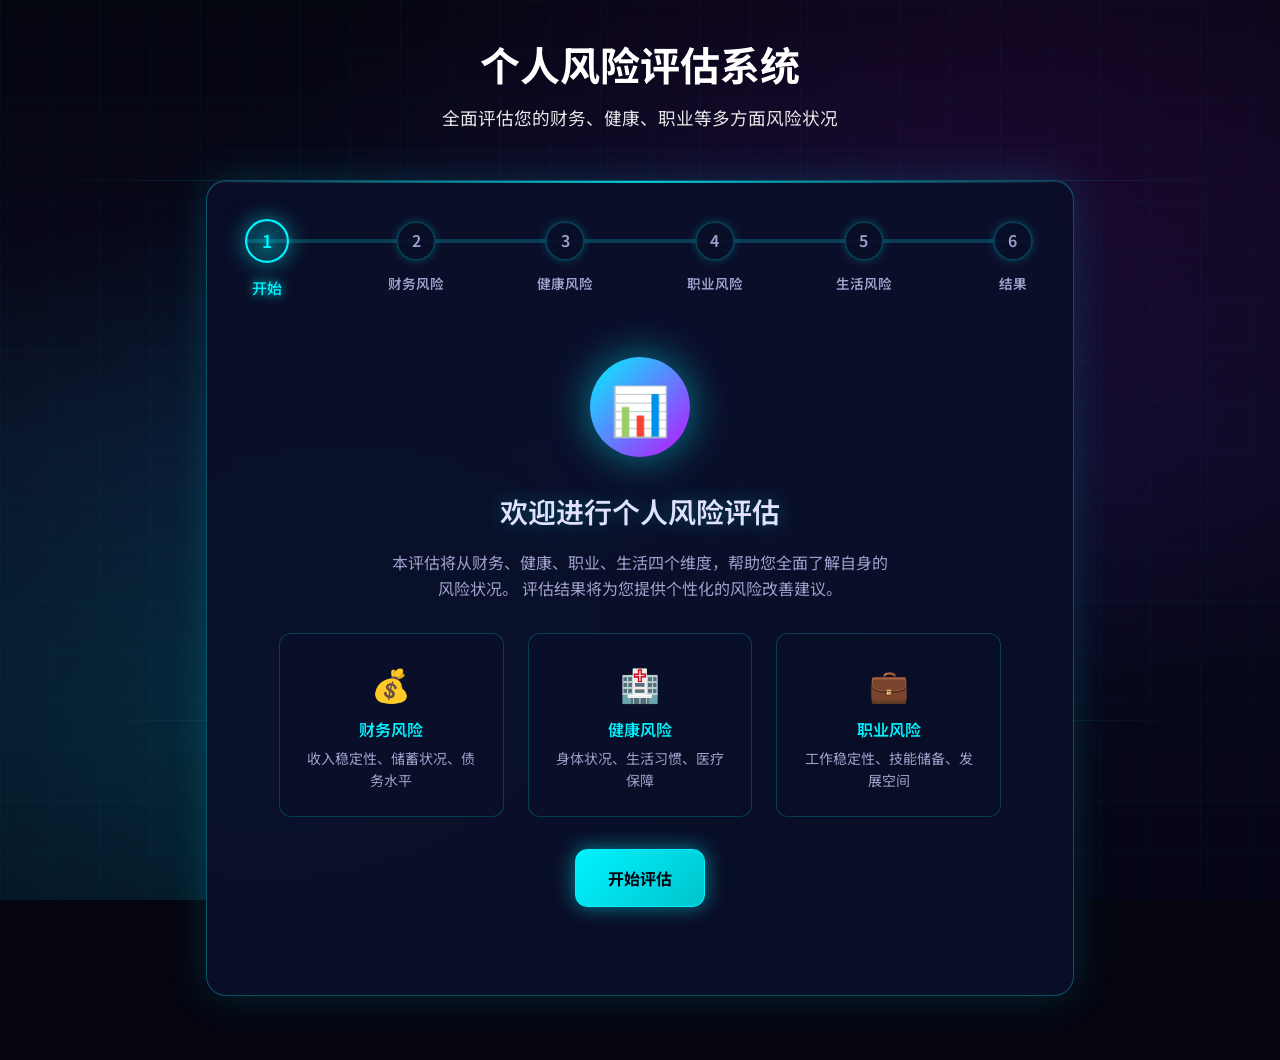
<file: risk-assessment.html>
<!DOCTYPE html>
<html lang="zh-CN">
<head>
    <meta charset="UTF-8">
    <meta name="viewport" content="width=device-width, initial-scale=1.0">
    <title>个人风险评估系统</title>
    <link rel="preconnect" href="https://fonts.googleapis.com">
    <link rel="preconnect" href="https://fonts.gstatic.com" crossorigin>
    <link href="https://fonts.googleapis.com/css2?family=Noto+Sans+SC:wght@300;400;500;700&display=swap" rel="stylesheet">
    <style>
        :root {
            --neon-blue: #00f3ff;
            --neon-purple: #bc13fe;
            --neon-pink: #ff00ff;
            --neon-cyan: #00ffff;
            --dark-bg: #0a0a1a;
            --darker-bg: #050510;
            --card-bg: rgba(10, 15, 40, 0.85);
            --card-border: rgba(0, 243, 255, 0.3);
            
            --primary: #00f3ff;
            --primary-light: #66f8ff;
            --primary-dark: #00c4cc;
            --success: #00ff9d;
            --warning: #ffd700;
            --danger: #ff2a6d;
            --info: #00f3ff;
            
            --bg-primary: #0a0a1a;
            --bg-secondary: rgba(0, 243, 255, 0.08);
            --bg-card: rgba(10, 15, 40, 0.9);
            
            --text-primary: #e0e0ff;
            --text-secondary: #a0a0cc;
            --text-muted: #707099;
            
            --border: rgba(0, 243, 255, 0.2);
            --shadow: 0 0 20px rgba(0, 243, 255, 0.3);
            --shadow-lg: 0 0 40px rgba(0, 243, 255, 0.4);
        }

        * {
            margin: 0;
            padding: 0;
            box-sizing: border-box;
        }

        body {
            font-family: 'Noto Sans SC', -apple-system, BlinkMacSystemFont, sans-serif;
            background: var(--darker-bg);
            min-height: 100vh;
            color: var(--text-primary);
            line-height: 1.6;
            position: relative;
            overflow-x: hidden;
        }

        body::before {
            content: '';
            position: fixed;
            top: 0;
            left: 0;
            right: 0;
            bottom: 0;
            background: 
                radial-gradient(ellipse at 20% 80%, rgba(0, 243, 255, 0.15) 0%, transparent 50%),
                radial-gradient(ellipse at 80% 20%, rgba(188, 19, 254, 0.1) 0%, transparent 50%),
                radial-gradient(ellipse at 50% 50%, rgba(0, 100, 255, 0.08) 0%, transparent 70%),
                linear-gradient(180deg, #050510 0%, #0a0a20 50%, #050515 100%);
            z-index: -2;
        }

        .cyber-grid {
            position: fixed;
            top: 0;
            left: 0;
            right: 0;
            bottom: 0;
            background-image: 
                linear-gradient(rgba(0, 243, 255, 0.03) 1px, transparent 1px),
                linear-gradient(90deg, rgba(0, 243, 255, 0.03) 1px, transparent 1px);
            background-size: 50px 50px;
            z-index: -1;
            pointer-events: none;
        }

        .cyber-lines {
            position: fixed;
            top: 0;
            left: 0;
            right: 0;
            bottom: 0;
            overflow: hidden;
            z-index: -1;
            pointer-events: none;
        }

        .cyber-line {
            position: absolute;
            background: linear-gradient(90deg, transparent, var(--neon-blue), transparent);
            height: 1px;
            opacity: 0.3;
            animation: scan 8s linear infinite;
        }

        .cyber-line:nth-child(1) { top: 20%; width: 100%; animation-delay: 0s; }
        .cyber-line:nth-child(2) { top: 40%; width: 80%; left: 10%; animation-delay: 2s; }
        .cyber-line:nth-child(3) { top: 60%; width: 60%; left: 20%; animation-delay: 4s; }
        .cyber-line:nth-child(4) { top: 80%; width: 90%; left: 5%; animation-delay: 6s; }

        @keyframes scan {
            0% { transform: translateX(-100%); opacity: 0; }
            50% { opacity: 0.5; }
            100% { transform: translateX(100%); opacity: 0; }
        }

        .container {
            max-width: 900px;
            margin: 0 auto;
            padding: 2rem 1rem;
        }

        .header {
            text-align: center;
            margin-bottom: 3rem;
            color: white;
        }

        .header h1 {
            font-size: 2.5rem;
            font-weight: 700;
            margin-bottom: 0.5rem;
            text-shadow: 0 2px 4px rgba(0,0,0,0.1);
        }

        .header p {
            font-size: 1.1rem;
            opacity: 0.9;
        }

        .card {
            background: var(--bg-card);
            border: 1px solid var(--card-border);
            border-radius: 20px;
            padding: 2.5rem;
            box-shadow: 
                0 0 40px rgba(0, 243, 255, 0.15),
                inset 0 1px 0 rgba(255, 255, 255, 0.1);
            margin-bottom: 2rem;
            backdrop-filter: blur(10px);
            position: relative;
            overflow: hidden;
        }

        .card::before {
            content: '';
            position: absolute;
            top: 0;
            left: 0;
            right: 0;
            height: 2px;
            background: linear-gradient(90deg, transparent, var(--neon-blue), transparent);
            opacity: 0.8;
        }

        .progress-bar {
            display: flex;
            justify-content: space-between;
            margin-bottom: 3rem;
            position: relative;
        }

        .progress-bar::before {
            content: '';
            position: absolute;
            top: 50%;
            left: 0;
            right: 0;
            height: 4px;
            background: var(--border);
            transform: translateY(-50%);
            z-index: 0;
        }

        .progress-line {
            position: absolute;
            top: 50%;
            left: 0;
            height: 4px;
            background: linear-gradient(90deg, var(--primary), var(--primary-light));
            transform: translateY(-50%);
            z-index: 1;
            transition: width 0.5s ease;
        }

        .step {
            width: 40px;
            height: 40px;
            border-radius: 50%;
            background: rgba(10, 15, 40, 0.9);
            border: 2px solid var(--border);
            display: flex;
            align-items: center;
            justify-content: center;
            font-weight: 600;
            position: relative;
            z-index: 2;
            transition: all 0.3s ease;
            color: var(--text-secondary);
            box-shadow: 0 0 10px rgba(0, 243, 255, 0.2);
        }

        .step.active {
            border-color: var(--neon-blue);
            background: rgba(0, 243, 255, 0.2);
            color: var(--neon-blue);
            transform: scale(1.1);
            box-shadow: 0 0 20px rgba(0, 243, 255, 0.5);
            text-shadow: 0 0 10px var(--neon-blue);
        }

        .step.completed {
            border-color: var(--success);
            background: rgba(0, 255, 157, 0.2);
            color: var(--success);
            box-shadow: 0 0 15px rgba(0, 255, 157, 0.4);
        }

        .step-label {
            position: absolute;
            top: 50px;
            left: 50%;
            transform: translateX(-50%);
            font-size: 0.85rem;
            color: var(--text-secondary);
            white-space: nowrap;
        }

        .step.active .step-label {
            color: var(--primary);
            font-weight: 500;
        }

        .assessment-section {
            display: none;
        }

        .assessment-section.active {
            display: block;
            animation: fadeIn 0.5s ease;
        }

        @keyframes fadeIn {
            from {
                opacity: 0;
                transform: translateY(20px);
            }
            to {
                opacity: 1;
                transform: translateY(0);
            }
        }

        .section-title {
            font-size: 1.5rem;
            font-weight: 600;
            margin-bottom: 0.5rem;
            color: var(--text-primary);
        }

        .section-subtitle {
            color: var(--text-secondary);
            margin-bottom: 2rem;
        }

        .question {
            margin-bottom: 2rem;
            padding: 1.5rem;
            background: rgba(10, 15, 40, 0.5);
            border: 1px solid var(--border);
            border-radius: 12px;
            transition: all 0.3s ease;
        }

        .question:hover {
            box-shadow: 0 0 20px rgba(0, 243, 255, 0.15);
            border-color: rgba(0, 243, 255, 0.4);
        }

        .question-text {
            font-weight: 500;
            margin-bottom: 1rem;
            color: var(--text-primary);
        }

        .options {
            display: flex;
            flex-direction: column;
            gap: 0.75rem;
        }

        .option {
            display: flex;
            align-items: center;
            padding: 1rem 1.25rem;
            background: rgba(10, 15, 40, 0.6);
            border: 1px solid var(--border);
            border-radius: 10px;
            cursor: pointer;
            transition: all 0.3s ease;
        }

        .option:hover {
            border-color: var(--neon-blue);
            background: rgba(0, 243, 255, 0.1);
            box-shadow: 0 0 15px rgba(0, 243, 255, 0.2);
        }

        .option.selected {
            border-color: var(--neon-blue);
            background: rgba(0, 243, 255, 0.15);
            box-shadow: 0 0 20px rgba(0, 243, 255, 0.3);
        }

        .option input {
            display: none;
        }

        .option-marker {
            width: 24px;
            height: 24px;
            border: 2px solid var(--border);
            border-radius: 50%;
            margin-right: 1rem;
            display: flex;
            align-items: center;
            justify-content: center;
            transition: all 0.2s ease;
            flex-shrink: 0;
        }

        .option.selected .option-marker {
            border-color: var(--primary);
            background: var(--primary);
        }

        .option.selected .option-marker::after {
            content: '';
            width: 8px;
            height: 8px;
            background: white;
            border-radius: 50%;
        }

        .option-text {
            flex: 1;
        }

        .option-score {
            font-size: 0.85rem;
            color: var(--text-muted);
            font-weight: 500;
        }

        .btn-group {
            display: flex;
            gap: 1rem;
            margin-top: 2rem;
        }

        .btn {
            flex: 1;
            padding: 1rem 2rem;
            border: none;
            border-radius: 12px;
            font-size: 1rem;
            font-weight: 600;
            cursor: pointer;
            transition: all 0.3s ease;
            font-family: inherit;
        }

        .btn-primary {
            background: linear-gradient(135deg, var(--neon-blue), var(--primary-dark));
            color: var(--darker-bg);
            font-weight: 700;
            box-shadow: 0 0 20px rgba(0, 243, 255, 0.5);
            border: 1px solid var(--neon-blue);
            position: relative;
            overflow: hidden;
        }

        .btn-primary::before {
            content: '';
            position: absolute;
            top: 0;
            left: -100%;
            width: 100%;
            height: 100%;
            background: linear-gradient(90deg, transparent, rgba(255,255,255,0.3), transparent);
            transition: left 0.5s;
        }

        .btn-primary:hover::before {
            left: 100%;
        }

        .btn-primary:hover {
            transform: translateY(-2px);
            box-shadow: 0 0 30px rgba(0, 243, 255, 0.7);
        }

        .btn-primary:disabled {
            opacity: 0.5;
            cursor: not-allowed;
            transform: none;
        }

        .btn-secondary {
            background: transparent;
            color: var(--neon-blue);
            border: 1px solid var(--neon-blue);
            box-shadow: 0 0 10px rgba(0, 243, 255, 0.2);
        }

        .btn-secondary:hover {
            background: rgba(0, 243, 255, 0.1);
            box-shadow: 0 0 20px rgba(0, 243, 255, 0.4);
        }

        .results-section {
            display: none;
        }

        .results-section.active {
            display: block;
            animation: fadeIn 0.5s ease;
        }

        .result-header {
            text-align: center;
            margin-bottom: 2rem;
        }

        .risk-score {
            display: inline-flex;
            flex-direction: column;
            align-items: center;
            margin-bottom: 1.5rem;
        }

        .score-circle {
            width: 150px;
            height: 150px;
            border-radius: 50%;
            display: flex;
            flex-direction: column;
            align-items: center;
            justify-content: center;
            margin-bottom: 1rem;
            position: relative;
        }

        .score-circle::before {
            content: '';
            position: absolute;
            inset: 0;
            border-radius: 50%;
            padding: 8px;
            background: conic-gradient(var(--score-color) calc(var(--score) * 3.6deg), var(--border) 0);
            -webkit-mask: linear-gradient(#fff 0 0) content-box, linear-gradient(#fff 0 0);
            mask: linear-gradient(#fff 0 0) content-box, linear-gradient(#fff 0 0);
            -webkit-mask-composite: xor;
            mask-composite: exclude;
        }

        .score-value {
            font-size: 3rem;
            font-weight: 700;
            color: var(--score-color);
        }

        .score-label {
            font-size: 0.875rem;
            color: var(--text-secondary);
        }

        .risk-level {
            display: inline-block;
            padding: 0.5rem 1.5rem;
            border-radius: 50px;
            font-weight: 600;
            font-size: 1.1rem;
        }

        .risk-level.low {
            background: rgba(0, 255, 157, 0.2);
            color: #00ff9d;
            border: 1px solid #00ff9d;
            box-shadow: 0 0 15px rgba(0, 255, 157, 0.3);
            text-shadow: 0 0 10px rgba(0, 255, 157, 0.5);
        }

        .risk-level.medium {
            background: rgba(255, 215, 0, 0.2);
            color: #ffd700;
            border: 1px solid #ffd700;
            box-shadow: 0 0 15px rgba(255, 215, 0, 0.3);
            text-shadow: 0 0 10px rgba(255, 215, 0, 0.5);
        }

        .risk-level.high {
            background: rgba(255, 42, 109, 0.2);
            color: #ff2a6d;
            border: 1px solid #ff2a6d;
            box-shadow: 0 0 15px rgba(255, 42, 109, 0.3);
            text-shadow: 0 0 10px rgba(255, 42, 109, 0.5);
        }

        .dimensions-grid {
            display: grid;
            grid-template-columns: repeat(auto-fit, minmax(250px, 1fr));
            gap: 1.5rem;
            margin-bottom: 2rem;
        }

        .dimension-card {
            background: rgba(10, 15, 40, 0.7);
            border: 1px solid var(--border);
            padding: 1.5rem;
            border-radius: 12px;
            transition: all 0.3s ease;
        }

        .dimension-card:hover {
            transform: translateY(-4px);
            box-shadow: 0 0 25px rgba(0, 243, 255, 0.3);
            border-color: var(--neon-blue);
        }

        .dimension-header {
            display: flex;
            align-items: center;
            gap: 0.75rem;
            margin-bottom: 1rem;
        }

        .dimension-icon {
            width: 40px;
            height: 40px;
            border-radius: 10px;
            display: flex;
            align-items: center;
            justify-content: center;
            font-size: 1.25rem;
        }

        .dimension-title {
            font-weight: 600;
            color: var(--text-primary);
        }

        .dimension-bar {
            height: 8px;
            background: var(--border);
            border-radius: 4px;
            overflow: hidden;
            margin-bottom: 0.5rem;
        }

        .dimension-fill {
            height: 100%;
            border-radius: 4px;
            transition: width 1s ease;
        }

        .dimension-score {
            display: flex;
            justify-content: space-between;
            font-size: 0.875rem;
            color: var(--text-secondary);
        }

        .suggestions {
            background: rgba(0, 243, 255, 0.08);
            border: 1px solid var(--neon-blue);
            border-radius: 12px;
            padding: 1.5rem;
            box-shadow: 0 0 20px rgba(0, 243, 255, 0.15);
        }

        .suggestions h3 {
            color: var(--neon-blue);
            margin-bottom: 1rem;
            display: flex;
            align-items: center;
            gap: 0.5rem;
            text-shadow: 0 0 10px rgba(0, 243, 255, 0.5);
        }

        .suggestions ul {
            list-style: none;
        }

        .suggestions li {
            padding: 0.75rem 0;
            padding-left: 1.5rem;
            position: relative;
            color: var(--text-primary);
            border-bottom: 1px solid rgba(0, 243, 255, 0.1);
        }

        .suggestions li:last-child {
            border-bottom: none;
        }

        .suggestions li::before {
            content: '→';
            position: absolute;
            left: 0;
            color: var(--neon-blue);
            text-shadow: 0 0 5px var(--neon-blue);
        }

        .welcome-section {
            text-align: center;
            padding: 3rem 2rem;
        }

        .welcome-icon {
            width: 100px;
            height: 100px;
            background: linear-gradient(135deg, var(--neon-blue), var(--neon-purple));
            border-radius: 50%;
            display: flex;
            align-items: center;
            justify-content: center;
            margin: 0 auto 2rem;
            font-size: 3rem;
            box-shadow: 0 0 40px rgba(0, 243, 255, 0.5);
            animation: pulse 2s ease-in-out infinite;
        }

        @keyframes pulse {
            0%, 100% { box-shadow: 0 0 40px rgba(0, 243, 255, 0.5); }
            50% { box-shadow: 0 0 60px rgba(0, 243, 255, 0.8); }
        }

        .welcome-title {
            font-size: 1.75rem;
            font-weight: 600;
            margin-bottom: 1rem;
            color: var(--text-primary);
            text-shadow: 0 0 20px rgba(0, 243, 255, 0.3);
        }

        .welcome-text {
            color: var(--text-secondary);
            margin-bottom: 2rem;
            max-width: 500px;
            margin-left: auto;
            margin-right: auto;
        }

        .features {
            display: grid;
            grid-template-columns: repeat(3, 1fr);
            gap: 1.5rem;
            margin-bottom: 2rem;
        }

        .feature {
            padding: 1.5rem;
            background: rgba(10, 15, 40, 0.6);
            border: 1px solid var(--border);
            border-radius: 12px;
            transition: all 0.3s ease;
        }

        .feature:hover {
            border-color: var(--neon-blue);
            box-shadow: 0 0 20px rgba(0, 243, 255, 0.2);
            transform: translateY(-3px);
        }

        .feature-icon {
            font-size: 2rem;
            margin-bottom: 0.5rem;
        }

        .feature-title {
            font-weight: 600;
            margin-bottom: 0.25rem;
            color: var(--neon-blue);
        }

        .feature-desc {
            font-size: 0.875rem;
            color: var(--text-secondary);
        }

        @media (max-width: 768px) {
            .header h1 {
                font-size: 1.75rem;
            }

            .card {
                padding: 1.5rem;
            }

            .features {
                grid-template-columns: 1fr;
            }

            .dimensions-grid {
                grid-template-columns: 1fr;
            }

            .btn-group {
                flex-direction: column;
            }

            .step-label {
                display: none;
            }

            .score-circle {
                width: 120px;
                height: 120px;
            }

            .score-value {
                font-size: 2.5rem;
            }
        }
    </style>
</head>
<body>
    <div class="cyber-grid"></div>
    <div class="cyber-lines">
        <div class="cyber-line"></div>
        <div class="cyber-line"></div>
        <div class="cyber-line"></div>
        <div class="cyber-line"></div>
    </div>
    <div class="container">
        <header class="header">
            <h1>个人风险评估系统</h1>
            <p>全面评估您的财务、健康、职业等多方面风险状况</p>
        </header>

        <div class="card">
            <div class="progress-bar">
                <div class="progress-line" id="progressLine"></div>
                <div class="step active" data-step="0">
                    <span>1</span>
                    <span class="step-label">开始</span>
                </div>
                <div class="step" data-step="1">
                    <span>2</span>
                    <span class="step-label">财务风险</span>
                </div>
                <div class="step" data-step="2">
                    <span>3</span>
                    <span class="step-label">健康风险</span>
                </div>
                <div class="step" data-step="3">
                    <span>4</span>
                    <span class="step-label">职业风险</span>
                </div>
                <div class="step" data-step="4">
                    <span>5</span>
                    <span class="step-label">生活风险</span>
                </div>
                <div class="step" data-step="5">
                    <span>6</span>
                    <span class="step-label">结果</span>
                </div>
            </div>

            <div class="assessment-section active" id="section-0">
                <div class="welcome-section">
                    <div class="welcome-icon">📊</div>
                    <h2 class="welcome-title">欢迎进行个人风险评估</h2>
                    <p class="welcome-text">
                        本评估将从财务、健康、职业、生活四个维度，帮助您全面了解自身的风险状况。
                        评估结果将为您提供个性化的风险改善建议。
                    </p>
                    <div class="features">
                        <div class="feature">
                            <div class="feature-icon">💰</div>
                            <div class="feature-title">财务风险</div>
                            <div class="feature-desc">收入稳定性、储蓄状况、债务水平</div>
                        </div>
                        <div class="feature">
                            <div class="feature-icon">🏥</div>
                            <div class="feature-title">健康风险</div>
                            <div class="feature-desc">身体状况、生活习惯、医疗保障</div>
                        </div>
                        <div class="feature">
                            <div class="feature-icon">💼</div>
                            <div class="feature-title">职业风险</div>
                            <div class="feature-desc">工作稳定性、技能储备、发展空间</div>
                        </div>
                    </div>
                    <button class="btn btn-primary" onclick="nextSection()" style="max-width: 300px;">
                        开始评估
                    </button>
                </div>
            </div>

            <div class="assessment-section" id="section-1">
                <h2 class="section-title">💰 财务风险评估</h2>
                <p class="section-subtitle">请根据您的实际情况回答以下问题</p>
                
                <div class="question" data-question="finance-1">
                    <div class="question-text">1. 您的月收入稳定性如何？</div>
                    <div class="options">
                        <label class="option" data-score="1">
                            <input type="radio" name="finance-1" value="1">
                            <span class="option-marker"></span>
                            <span class="option-text">非常不稳定，收入波动很大</span>
                            <span class="option-score">高风险</span>
                        </label>
                        <label class="option" data-score="2">
                            <input type="radio" name="finance-1" value="2">
                            <span class="option-marker"></span>
                            <span class="option-text">不太稳定，偶尔会有波动</span>
                            <span class="option-score">中高风险</span>
                        </label>
                        <label class="option" data-score="3">
                            <input type="radio" name="finance-1" value="3">
                            <span class="option-marker"></span>
                            <span class="option-text">比较稳定，偶尔有小波动</span>
                            <span class="option-score">中等风险</span>
                        </label>
                        <label class="option" data-score="4">
                            <input type="radio" name="finance-1" value="4">
                            <span class="option-marker"></span>
                            <span class="option-text">非常稳定，收入固定</span>
                            <span class="option-score">低风险</span>
                        </label>
                    </div>
                </div>

                <div class="question" data-question="finance-2">
                    <div class="question-text">2. 您的应急储蓄可以支撑多长时间的生活开支？</div>
                    <div class="options">
                        <label class="option" data-score="1">
                            <input type="radio" name="finance-2" value="1">
                            <span class="option-marker"></span>
                            <span class="option-text">几乎没有储蓄</span>
                            <span class="option-score">高风险</span>
                        </label>
                        <label class="option" data-score="2">
                            <input type="radio" name="finance-2" value="2">
                            <span class="option-marker"></span>
                            <span class="option-text">1-3个月</span>
                            <span class="option-score">中高风险</span>
                        </label>
                        <label class="option" data-score="3">
                            <input type="radio" name="finance-2" value="3">
                            <span class="option-marker"></span>
                            <span class="option-text">3-6个月</span>
                            <span class="option-score">中等风险</span>
                        </label>
                        <label class="option" data-score="4">
                            <input type="radio" name="finance-2" value="4">
                            <span class="option-marker"></span>
                            <span class="option-text">6个月以上</span>
                            <span class="option-score">低风险</span>
                        </label>
                    </div>
                </div>

                <div class="question" data-question="finance-3">
                    <div class="question-text">3. 您目前的债务状况如何？</div>
                    <div class="options">
                        <label class="option" data-score="1">
                            <input type="radio" name="finance-3" value="1">
                            <span class="option-marker"></span>
                            <span class="option-text">债务负担很重，难以偿还</span>
                            <span class="option-score">高风险</span>
                        </label>
                        <label class="option" data-score="2">
                            <input type="radio" name="finance-3" value="2">
                            <span class="option-marker"></span>
                            <span class="option-text">有一定债务，需要努力偿还</span>
                            <span class="option-score">中高风险</span>
                        </label>
                        <label class="option" data-score="3">
                            <input type="radio" name="finance-3" value="3">
                            <span class="option-marker"></span>
                            <span class="option-text">债务可控，正常偿还中</span>
                            <span class="option-score">中等风险</span>
                        </label>
                        <label class="option" data-score="4">
                            <input type="radio" name="finance-3" value="4">
                            <span class="option-marker"></span>
                            <span class="option-text">没有债务或债务很少</span>
                            <span class="option-score">低风险</span>
                        </label>
                    </div>
                </div>

                <div class="btn-group">
                    <button class="btn btn-secondary" onclick="prevSection()">上一步</button>
                    <button class="btn btn-primary" onclick="nextSection()">下一步</button>
                </div>
            </div>

            <div class="assessment-section" id="section-2">
                <h2 class="section-title">🏥 健康风险评估</h2>
                <p class="section-subtitle">请根据您的实际情况回答以下问题</p>
                
                <div class="question" data-question="health-1">
                    <div class="question-text">1. 您的身体健康状况如何？</div>
                    <div class="options">
                        <label class="option" data-score="1">
                            <input type="radio" name="health-1" value="1">
                            <span class="option-marker"></span>
                            <span class="option-text">经常生病，有慢性疾病</span>
                            <span class="option-score">高风险</span>
                        </label>
                        <label class="option" data-score="2">
                            <input type="radio" name="health-1" value="2">
                            <span class="option-marker"></span>
                            <span class="option-text">偶尔生病，体质一般</span>
                            <span class="option-score">中高风险</span>
                        </label>
                        <label class="option" data-score="3">
                            <input type="radio" name="health-1" value="3">
                            <span class="option-marker"></span>
                            <span class="option-text">很少生病，体质较好</span>
                            <span class="option-score">中等风险</span>
                        </label>
                        <label class="option" data-score="4">
                            <input type="radio" name="health-1" value="4">
                            <span class="option-marker"></span>
                            <span class="option-text">身体健康，很少生病</span>
                            <span class="option-score">低风险</span>
                        </label>
                    </div>
                </div>

                <div class="question" data-question="health-2">
                    <div class="question-text">2. 您的生活作息规律吗？</div>
                    <div class="options">
                        <label class="option" data-score="1">
                            <input type="radio" name="health-2" value="1">
                            <span class="option-marker"></span>
                            <span class="option-text">非常不规律，经常熬夜</span>
                            <span class="option-score">高风险</span>
                        </label>
                        <label class="option" data-score="2">
                            <input type="radio" name="health-2" value="2">
                            <span class="option-marker"></span>
                            <span class="option-text">不太规律，偶尔熬夜</span>
                            <span class="option-score">中高风险</span>
                        </label>
                        <label class="option" data-score="3">
                            <input type="radio" name="health-2" value="3">
                            <span class="option-marker"></span>
                            <span class="option-text">基本规律，偶尔例外</span>
                            <span class="option-score">中等风险</span>
                        </label>
                        <label class="option" data-score="4">
                            <input type="radio" name="health-2" value="4">
                            <span class="option-marker"></span>
                            <span class="option-text">非常规律，早睡早起</span>
                            <span class="option-score">低风险</span>
                        </label>
                    </div>
                </div>

                <div class="question" data-question="health-3">
                    <div class="question-text">3. 您是否有医疗保险？</div>
                    <div class="options">
                        <label class="option" data-score="1">
                            <input type="radio" name="health-3" value="1">
                            <span class="option-marker"></span>
                            <span class="option-text">没有任何医疗保险</span>
                            <span class="option-score">高风险</span>
                        </label>
                        <label class="option" data-score="2">
                            <input type="radio" name="health-3" value="2">
                            <span class="option-marker"></span>
                            <span class="option-text">只有基本医保</span>
                            <span class="option-score">中高风险</span>
                        </label>
                        <label class="option" data-score="3">
                            <input type="radio" name="health-3" value="3">
                            <span class="option-marker"></span>
                            <span class="option-text">基本医保+商业保险</span>
                            <span class="option-score">中等风险</span>
                        </label>
                        <label class="option" data-score="4">
                            <input type="radio" name="health-3" value="4">
                            <span class="option-marker"></span>
                            <span class="option-text">全面的医疗保障</span>
                            <span class="option-score">低风险</span>
                        </label>
                    </div>
                </div>

                <div class="btn-group">
                    <button class="btn btn-secondary" onclick="prevSection()">上一步</button>
                    <button class="btn btn-primary" onclick="nextSection()">下一步</button>
                </div>
            </div>

            <div class="assessment-section" id="section-3">
                <h2 class="section-title">💼 职业风险评估</h2>
                <p class="section-subtitle">请根据您的实际情况回答以下问题</p>
                
                <div class="question" data-question="career-1">
                    <div class="question-text">1. 您目前工作的稳定性如何？</div>
                    <div class="options">
                        <label class="option" data-score="1">
                            <input type="radio" name="career-1" value="1">
                            <span class="option-marker"></span>
                            <span class="option-text">非常不稳定，随时可能失业</span>
                            <span class="option-score">高风险</span>
                        </label>
                        <label class="option" data-score="2">
                            <input type="radio" name="career-1" value="2">
                            <span class="option-marker"></span>
                            <span class="option-text">不太稳定，行业前景不明</span>
                            <span class="option-score">中高风险</span>
                        </label>
                        <label class="option" data-score="3">
                            <input type="radio" name="career-1" value="3">
                            <span class="option-marker"></span>
                            <span class="option-text">相对稳定，但存在变数</span>
                            <span class="option-score">中等风险</span>
                        </label>
                        <label class="option" data-score="4">
                            <input type="radio" name="career-1" value="4">
                            <span class="option-marker"></span>
                            <span class="option-text">非常稳定，发展前景好</span>
                            <span class="option-score">低风险</span>
                        </label>
                    </div>
                </div>

                <div class="question" data-question="career-2">
                    <div class="question-text">2. 您的技能更新和学习情况如何？</div>
                    <div class="options">
                        <label class="option" data-score="1">
                            <input type="radio" name="career-2" value="1">
                            <span class="option-marker"></span>
                            <span class="option-text">很少学习，技能老化</span>
                            <span class="option-score">高风险</span>
                        </label>
                        <label class="option" data-score="2">
                            <input type="radio" name="career-2" value="2">
                            <span class="option-marker"></span>
                            <span class="option-text">偶尔学习，进步缓慢</span>
                            <span class="option-score">中高风险</span>
                        </label>
                        <label class="option" data-score="3">
                            <input type="radio" name="career-2" value="3">
                            <span class="option-marker"></span>
                            <span class="option-text">定期学习，持续提升</span>
                            <span class="option-score">中等风险</span>
                        </label>
                        <label class="option" data-score="4">
                            <input type="radio" name="career-2" value="4">
                            <span class="option-marker"></span>
                            <span class="option-text">积极学习，技能领先</span>
                            <span class="option-score">低风险</span>
                        </label>
                    </div>
                </div>

                <div class="question" data-question="career-3">
                    <div class="question-text">3. 如果失业，您找到新工作的信心如何？</div>
                    <div class="options">
                        <label class="option" data-score="1">
                            <input type="radio" name="career-3" value="1">
                            <span class="option-marker"></span>
                            <span class="option-text">完全没有信心，很难找到工作</span>
                            <span class="option-score">高风险</span>
                        </label>
                        <label class="option" data-score="2">
                            <input type="radio" name="career-3" value="2">
                            <span class="option-marker"></span>
                            <span class="option-text">信心不足，可能需要很长时间</span>
                            <span class="option-score">中高风险</span>
                        </label>
                        <label class="option" data-score="3">
                            <input type="radio" name="career-3" value="3">
                            <span class="option-marker"></span>
                            <span class="option-text">有一定信心，能找到合适工作</span>
                            <span class="option-score">中等风险</span>
                        </label>
                        <label class="option" data-score="4">
                            <input type="radio" name="career-3" value="4">
                            <span class="option-marker"></span>
                            <span class="option-text">很有信心，能快速找到好工作</span>
                            <span class="option-score">低风险</span>
                        </label>
                    </div>
                </div>

                <div class="btn-group">
                    <button class="btn btn-secondary" onclick="prevSection()">上一步</button>
                    <button class="btn btn-primary" onclick="nextSection()">下一步</button>
                </div>
            </div>

            <div class="assessment-section" id="section-4">
                <h2 class="section-title">🏠 生活风险评估</h2>
                <p class="section-subtitle">请根据您的实际情况回答以下问题</p>
                
                <div class="question" data-question="life-1">
                    <div class="question-text">1. 您的家庭责任负担如何？</div>
                    <div class="options">
                        <label class="option" data-score="1">
                            <input type="radio" name="life-1" value="1">
                            <span class="option-marker"></span>
                            <span class="option-text">负担很重，需要赡养多位老人或抚养多个孩子</span>
                            <span class="option-score">高风险</span>
                        </label>
                        <label class="option" data-score="2">
                            <input type="radio" name="life-1" value="2">
                            <span class="option-marker"></span>
                            <span class="option-text">负担较重，有一定家庭压力</span>
                            <span class="option-score">中高风险</span>
                        </label>
                        <label class="option" data-score="3">
                            <input type="radio" name="life-1" value="3">
                            <span class="option-marker"></span>
                            <span class="option-text">负担适中，家庭责任可控</span>
                            <span class="option-score">中等风险</span>
                        </label>
                        <label class="option" data-score="4">
                            <input type="radio" name="life-1" value="4">
                            <span class="option-marker"></span>
                            <span class="option-text">负担较轻，家庭压力小</span>
                            <span class="option-score">低风险</span>
                        </label>
                    </div>
                </div>

                <div class="question" data-question="life-2">
                    <div class="question-text">2. 您的社交支持网络如何？</div>
                    <div class="options">
                        <label class="option" data-score="1">
                            <input type="radio" name="life-2" value="1">
                            <span class="option-marker"></span>
                            <span class="option-text">几乎没有可以依靠的朋友或家人</span>
                            <span class="option-score">高风险</span>
                        </label>
                        <label class="option" data-score="2">
                            <input type="radio" name="life-2" value="2">
                            <span class="option-marker"></span>
                            <span class="option-text">社交圈子很小，支持有限</span>
                            <span class="option-score">中高风险</span>
                        </label>
                        <label class="option" data-score="3">
                            <input type="radio" name="life-2" value="3">
                            <span class="option-marker"></span>
                            <span class="option-text">有一定社交圈，能获得必要支持</span>
                            <span class="option-score">中等风险</span>
                        </label>
                        <label class="option" data-score="4">
                            <input type="radio" name="life-2" value="4">
                            <span class="option-marker"></span>
                            <span class="option-text">社交圈广泛，有强大的支持网络</span>
                            <span class="option-score">低风险</span>
                        </label>
                    </div>
                </div>

                <div class="question" data-question="life-3">
                    <div class="question-text">3. 您的心理压力管理能力如何？</div>
                    <div class="options">
                        <label class="option" data-score="1">
                            <input type="radio" name="life-3" value="1">
                            <span class="option-marker"></span>
                            <span class="option-text">经常感到焦虑、抑郁，难以应对压力</span>
                            <span class="option-score">高风险</span>
                        </label>
                        <label class="option" data-score="2">
                            <input type="radio" name="life-3" value="2">
                            <span class="option-marker"></span>
                            <span class="option-text">压力较大时容易情绪失控</span>
                            <span class="option-score">中高风险</span>
                        </label>
                        <label class="option" data-score="3">
                            <input type="radio" name="life-3" value="3">
                            <span class="option-marker"></span>
                            <span class="option-text">基本能够管理压力，偶尔需要帮助</span>
                            <span class="option-score">中等风险</span>
                        </label>
                        <label class="option" data-score="4">
                            <input type="radio" name="life-3" value="4">
                            <span class="option-marker"></span>
                            <span class="option-text">心态积极，善于调节情绪</span>
                            <span class="option-score">低风险</span>
                        </label>
                    </div>
                </div>

                <div class="btn-group">
                    <button class="btn btn-secondary" onclick="prevSection()">上一步</button>
                    <button class="btn btn-primary" onclick="calculateResults()">查看结果</button>
                </div>
            </div>

            <div class="results-section" id="section-5">
                <div class="result-header">
                    <div class="risk-score">
                        <div class="score-circle" id="scoreCircle">
                            <span class="score-value" id="totalScore">0</span>
                            <span class="score-label">综合风险分</span>
                        </div>
                    </div>
                    <div class="risk-level" id="riskLevel">评估中...</div>
                </div>

                <div class="dimensions-grid" id="dimensionsGrid">
                </div>

                <div class="suggestions" id="suggestions">
                    <h3>💡 风险改善建议</h3>
                    <ul id="suggestionsList">
                    </ul>
                </div>

                <div class="btn-group" style="margin-top: 2rem;">
                    <button class="btn btn-secondary" onclick="restartAssessment()">重新评估</button>
                    <button class="btn btn-primary" onclick="window.print()">打印报告</button>
                </div>
            </div>
        </div>
    </div>

    <script>
        let currentSection = 0;
        const totalSections = 6;
        const answers = {};

        const dimensions = {
            finance: { name: '财务风险', icon: '💰', color: '#10b981' },
            health: { name: '健康风险', icon: '🏥', color: '#3b82f6' },
            career: { name: '职业风险', icon: '💼', color: '#f59e0b' },
            life: { name: '生活风险', icon: '🏠', color: '#8b5cf6' }
        };

        document.querySelectorAll('.option').forEach(option => {
            option.addEventListener('click', function() {
                const question = this.closest('.question');
                const questionName = question.dataset.question;
                const score = parseInt(this.dataset.score);
                
                question.querySelectorAll('.option').forEach(opt => opt.classList.remove('selected'));
                this.classList.add('selected');
                
                const input = this.querySelector('input');
                input.checked = true;
                
                answers[questionName] = score;
            });
        });

        function updateProgress() {
            const progressLine = document.getElementById('progressLine');
            const progress = (currentSection / (totalSections - 1)) * 100;
            progressLine.style.width = progress + '%';

            document.querySelectorAll('.step').forEach((step, index) => {
                step.classList.remove('active', 'completed');
                if (index < currentSection) {
                    step.classList.add('completed');
                } else if (index === currentSection) {
                    step.classList.add('active');
                }
            });
        }

        function validateCurrentSection() {
            const currentSectionEl = document.getElementById(`section-${currentSection}`);
            const questions = currentSectionEl.querySelectorAll('.question');
            
            for (let question of questions) {
                const questionName = question.dataset.question;
                if (!answers[questionName]) {
                    alert('请回答所有问题后再继续');
                    question.scrollIntoView({ behavior: 'smooth', block: 'center' });
                    return false;
                }
            }
            return true;
        }

        function nextSection() {
            if (currentSection > 0 && !validateCurrentSection()) {
                return;
            }

            document.getElementById(`section-${currentSection}`).classList.remove('active');
            currentSection++;
            document.getElementById(`section-${currentSection}`).classList.add('active');
            updateProgress();
        }

        function prevSection() {
            document.getElementById(`section-${currentSection}`).classList.remove('active');
            currentSection--;
            document.getElementById(`section-${currentSection}`).classList.add('active');
            updateProgress();
        }

        function calculateResults() {
            if (!validateCurrentSection()) {
                return;
            }

            const scores = {
                finance: 0,
                health: 0,
                career: 0,
                life: 0
            };

            const counts = {
                finance: 0,
                health: 0,
                career: 0,
                life: 0
            };

            for (let key in answers) {
                const dimension = key.split('-')[0];
                if (scores[dimension] !== undefined) {
                    scores[dimension] += answers[key];
                    counts[dimension]++;
                }
            }

            for (let dim in scores) {
                scores[dim] = counts[dim] > 0 ? Math.round((scores[dim] / counts[dim]) * 25) : 0;
            }

            const totalScore = Math.round(
                (scores.finance + scores.health + scores.career + scores.life) / 4
            );

            document.getElementById(`section-${currentSection}`).classList.remove('active');
            currentSection++;
            document.getElementById(`section-${currentSection}`).classList.add('active');
            updateProgress();

            displayResults(totalScore, scores);
        }

        function displayResults(totalScore, scores) {
            const scoreCircle = document.getElementById('scoreCircle');
            const scoreValue = document.getElementById('totalScore');
            const riskLevel = document.getElementById('riskLevel');

            let riskColor, riskText, riskClass;
            if (totalScore >= 75) {
                riskColor = '#10b981';
                riskText = '低风险';
                riskClass = 'low';
            } else if (totalScore >= 50) {
                riskColor = '#f59e0b';
                riskText = '中等风险';
                riskClass = 'medium';
            } else {
                riskColor = '#ef4444';
                riskText = '高风险';
                riskClass = 'high';
            }

            scoreCircle.style.setProperty('--score-color', riskColor);
            scoreCircle.style.setProperty('--score', totalScore);
            
            let currentScore = 0;
            const scoreAnimation = setInterval(() => {
                if (currentScore >= totalScore) {
                    clearInterval(scoreAnimation);
                } else {
                    currentScore++;
                    scoreValue.textContent = currentScore;
                }
            }, 20);

            riskLevel.textContent = riskText;
            riskLevel.className = `risk-level ${riskClass}`;

            const dimensionsGrid = document.getElementById('dimensionsGrid');
            dimensionsGrid.innerHTML = '';

            for (let dim in scores) {
                const dimInfo = dimensions[dim];
                const card = document.createElement('div');
                card.className = 'dimension-card';
                card.innerHTML = `
                    <div class="dimension-header">
                        <div class="dimension-icon" style="background: ${dimInfo.color}20; color: ${dimInfo.color};">
                            ${dimInfo.icon}
                        </div>
                        <div class="dimension-title">${dimInfo.name}</div>
                    </div>
                    <div class="dimension-bar">
                        <div class="dimension-fill" style="width: 0%; background: ${dimInfo.color};"></div>
                    </div>
                    <div class="dimension-score">
                        <span>风险评分</span>
                        <span style="color: ${dimInfo.color}; font-weight: 600;">${scores[dim]}分</span>
                    </div>
                `;
                dimensionsGrid.appendChild(card);

                setTimeout(() => {
                    card.querySelector('.dimension-fill').style.width = scores[dim] + '%';
                }, 100);
            }

            generateSuggestions(scores);
        }

        function generateSuggestions(scores) {
            const suggestionsList = document.getElementById('suggestionsList');
            suggestionsList.innerHTML = '';

            const suggestions = {
                finance: [
                    '建立应急储蓄基金，目标至少覆盖3-6个月的生活开支',
                    '制定详细的月度预算计划，控制不必要的支出',
                    '考虑购买适当的保险产品，转移重大风险',
                    '学习基础的投资理财知识，让资产保值增值'
                ],
                health: [
                    '建立规律的作息时间，保证充足的睡眠',
                    '制定适合自己的运动计划，每周至少运动3次',
                    '定期进行健康体检，及早发现潜在问题',
                    '学习压力管理技巧，保持良好的心理状态'
                ],
                career: [
                    '持续学习新技能，保持职业竞争力',
                    '建立职业人脉网络，拓展发展机会',
                    '制定清晰的职业发展规划',
                    '考虑发展副业或第二技能，增加收入来源'
                ],
                life: [
                    '培养兴趣爱好，丰富业余生活',
                    '主动维护社交关系，建立支持网络',
                    '学习情绪管理技巧，提升心理韧性',
                    '定期进行自我反思，保持生活平衡'
                ]
            };

            const sortedDims = Object.keys(scores).sort((a, b) => scores[a] - scores[b]);
            
            sortedDims.slice(0, 2).forEach(dim => {
                if (scores[dim] < 75) {
                    suggestions[dim].slice(0, 2).forEach(suggestion => {
                        const li = document.createElement('li');
                        li.textContent = suggestion;
                        suggestionsList.appendChild(li);
                    });
                }
            });

            if (suggestionsList.children.length === 0) {
                const li = document.createElement('li');
                li.textContent = '恭喜！您的各方面风险状况良好，请继续保持当前的生活方式和习惯。';
                suggestionsList.appendChild(li);
            }
        }

        function restartAssessment() {
            currentSection = 0;
            for (let key in answers) {
                delete answers[key];
            }

            document.querySelectorAll('.option').forEach(opt => opt.classList.remove('selected'));
            document.querySelectorAll('input[type="radio"]').forEach(input => input.checked = false);

            document.querySelectorAll('.assessment-section, .results-section').forEach(section => {
                section.classList.remove('active');
            });
            document.getElementById('section-0').classList.add('active');

            updateProgress();
        }

        updateProgress();
    </script>
</body>
</html>
</file>
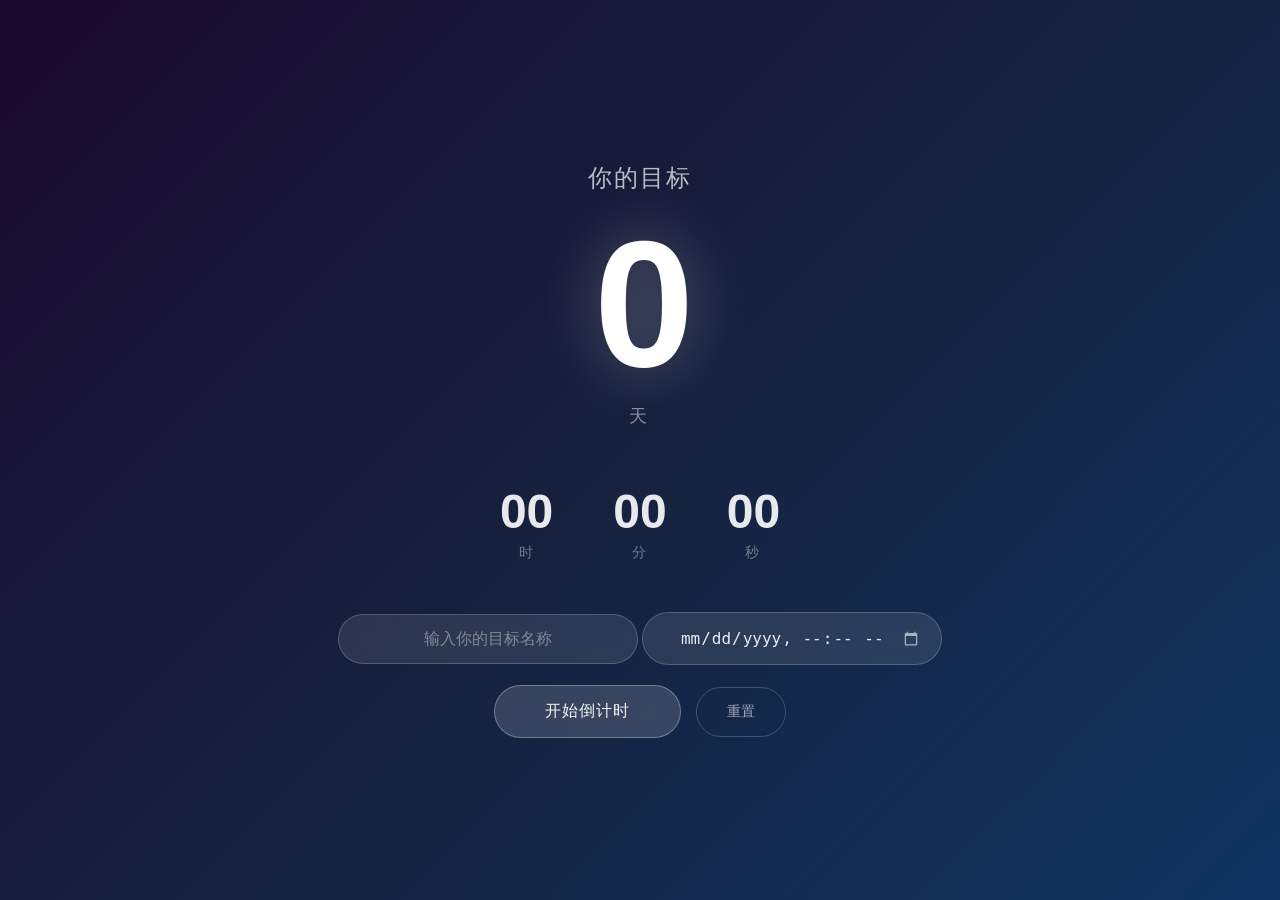
<file: test one/countdown.html>
<!DOCTYPE html>
<html lang="zh-CN">
<head>
    <meta charset="UTF-8">
    <meta name="viewport" content="width=device-width, initial-scale=1.0">
    <title>倒计时</title>
    <style>
        * {
            margin: 0;
            padding: 0;
            box-sizing: border-box;
        }

        body {
            font-family: -apple-system, BlinkMacSystemFont, 'SF Pro Display', 'Segoe UI', Roboto, sans-serif;
            background: linear-gradient(135deg, #1a0a2e 0%, #16213e 50%, #0f3460 100%);
            min-height: 100vh;
            display: flex;
            justify-content: center;
            align-items: center;
            overflow: hidden;
        }

        .container {
            text-align: center;
            padding: 60px 40px;
            animation: fadeIn 1.5s ease-out;
        }

        @keyframes fadeIn {
            from {
                opacity: 0;
                transform: translateY(30px);
            }
            to {
                opacity: 1;
                transform: translateY(0);
            }
        }

        .goal-name {
            font-size: 24px;
            font-weight: 300;
            color: rgba(255, 255, 255, 0.7);
            margin-bottom: 20px;
            letter-spacing: 2px;
            animation: breathe 4s ease-in-out infinite;
        }

        @keyframes breathe {
            0%, 100% {
                opacity: 0.7;
            }
            50% {
                opacity: 1;
            }
        }

        .days-display {
            font-size: 180px;
            font-weight: 700;
            color: #ffffff;
            line-height: 1;
            margin-bottom: 10px;
            letter-spacing: -8px;
            animation: breathe 4s ease-in-out infinite;
            text-shadow: 0 0 60px rgba(255, 255, 255, 0.3);
        }

        .days-label {
            font-size: 18px;
            font-weight: 300;
            color: rgba(255, 255, 255, 0.5);
            letter-spacing: 4px;
            margin-bottom: 60px;
        }

        .time-detail {
            display: flex;
            justify-content: center;
            gap: 60px;
            margin-bottom: 50px;
        }

        .time-item {
            text-align: center;
        }

        .time-value {
            font-size: 48px;
            font-weight: 600;
            color: rgba(255, 255, 255, 0.9);
            line-height: 1;
            margin-bottom: 8px;
            animation: breathe 4s ease-in-out infinite;
        }

        .time-label {
            font-size: 14px;
            font-weight: 300;
            color: rgba(255, 255, 255, 0.4);
            letter-spacing: 2px;
        }

        .input-section {
            margin-top: 40px;
            animation: fadeIn 1.5s ease-out 0.3s both;
        }

        .goal-input {
            width: 300px;
            padding: 15px 20px;
            background: rgba(255, 255, 255, 0.1);
            border: 1px solid rgba(255, 255, 255, 0.2);
            border-radius: 30px;
            color: rgba(255, 255, 255, 0.9);
            font-size: 16px;
            text-align: center;
            margin-bottom: 20px;
            transition: all 0.3s ease;
            backdrop-filter: blur(10px);
        }

        .goal-input::placeholder {
            color: rgba(255, 255, 255, 0.4);
        }

        .goal-input:focus {
            outline: none;
            background: rgba(255, 255, 255, 0.15);
            border-color: rgba(255, 255, 255, 0.4);
        }

        .date-input {
            width: 300px;
            padding: 15px 20px;
            background: rgba(255, 255, 255, 0.1);
            border: 1px solid rgba(255, 255, 255, 0.2);
            border-radius: 30px;
            color: rgba(255, 255, 255, 0.9);
            font-size: 16px;
            text-align: center;
            margin-bottom: 20px;
            transition: all 0.3s ease;
            backdrop-filter: blur(10px);
        }

        .date-input::-webkit-calendar-picker-indicator {
            filter: invert(1);
            opacity: 0.6;
            cursor: pointer;
        }

        .date-input:focus {
            outline: none;
            background: rgba(255, 255, 255, 0.15);
            border-color: rgba(255, 255, 255, 0.4);
        }

        .start-btn {
            padding: 15px 50px;
            background: rgba(255, 255, 255, 0.15);
            border: 1px solid rgba(255, 255, 255, 0.3);
            border-radius: 30px;
            color: rgba(255, 255, 255, 0.95);
            font-size: 16px;
            font-weight: 500;
            cursor: pointer;
            transition: all 0.3s ease;
            backdrop-filter: blur(10px);
            letter-spacing: 1px;
        }

        .start-btn:hover {
            background: rgba(255, 255, 255, 0.25);
            transform: scale(1.05);
            box-shadow: 0 10px 40px rgba(0, 0, 0, 0.3);
        }

        .start-btn:active {
            transform: scale(0.98);
        }

        .reset-btn {
            padding: 15px 30px;
            background: transparent;
            border: 1px solid rgba(255, 255, 255, 0.2);
            border-radius: 30px;
            color: rgba(255, 255, 255, 0.6);
            font-size: 14px;
            font-weight: 400;
            cursor: pointer;
            transition: all 0.3s ease;
            margin-left: 10px;
        }

        .reset-btn:hover {
            background: rgba(255, 255, 255, 0.1);
            color: rgba(255, 255, 255, 0.9);
        }

        .hidden {
            display: none;
        }

        @media (max-width: 768px) {
            .days-display {
                font-size: 120px;
                letter-spacing: -5px;
            }

            .goal-name {
                font-size: 20px;
            }

            .time-detail {
                gap: 30px;
            }

            .time-value {
                font-size: 36px;
            }

            .goal-input, .date-input {
                width: 250px;
            }
        }

        @media (max-width: 480px) {
            .days-display {
                font-size: 80px;
                letter-spacing: -3px;
            }

            .goal-name {
                font-size: 16px;
            }

            .time-detail {
                gap: 20px;
            }

            .time-value {
                font-size: 28px;
            }

            .time-label {
                font-size: 12px;
            }

            .goal-input, .date-input {
                width: 200px;
                font-size: 14px;
            }

            .start-btn {
                padding: 12px 35px;
                font-size: 14px;
            }
        }
    </style>
</head>
<body>
    <div class="container">
        <div class="goal-name" id="goalName">你的目标</div>
        
        <div class="days-display" id="daysDisplay">0</div>
        <div class="days-label">天</div>
        
        <div class="time-detail">
            <div class="time-item">
                <div class="time-value" id="hours">00</div>
                <div class="time-label">时</div>
            </div>
            <div class="time-item">
                <div class="time-value" id="minutes">00</div>
                <div class="time-label">分</div>
            </div>
            <div class="time-item">
                <div class="time-value" id="seconds">00</div>
                <div class="time-label">秒</div>
            </div>
        </div>

        <div class="input-section" id="inputSection">
            <input type="text" class="goal-input" id="goalInput" placeholder="输入你的目标名称">
            <input type="datetime-local" class="date-input" id="dateInput">
            <br>
            <button class="start-btn" onclick="startCountdown()">开始倒计时</button>
            <button class="reset-btn" onclick="resetCountdown()">重置</button>
        </div>
    </div>

    <script>
        let countdownInterval;
        let targetDate;

        function updateDisplay(time) {
            const days = Math.floor(time / (1000 * 60 * 60 * 24));
            const hours = Math.floor((time % (1000 * 60 * 60 * 24)) / (1000 * 60 * 60));
            const minutes = Math.floor((time % (1000 * 60 * 60)) / (1000 * 60));
            const seconds = Math.floor((time % (1000 * 60)) / 1000);

            document.getElementById('daysDisplay').textContent = days;
            document.getElementById('hours').textContent = String(hours).padStart(2, '0');
            document.getElementById('minutes').textContent = String(minutes).padStart(2, '0');
            document.getElementById('seconds').textContent = String(seconds).padStart(2, '0');
        }

        function startCountdown() {
            const goalInput = document.getElementById('goalInput').value;
            const dateInput = document.getElementById('dateInput').value;

            if (!dateInput) {
                alert('请选择目标时间');
                return;
            }

            const goalName = goalInput || '你的目标';
            document.getElementById('goalName').textContent = goalName;

            targetDate = new Date(dateInput).getTime();
            const now = Date.now();

            if (targetDate <= now) {
                alert('目标时间必须是未来时间');
                return;
            }

            clearInterval(countdownInterval);

            countdownInterval = setInterval(() => {
                const remainingTime = targetDate - Date.now();

                if (remainingTime <= 0) {
                    clearInterval(countdownInterval);
                    updateDisplay(0);
                    return;
                }

                updateDisplay(remainingTime);
            }, 1000);

            updateDisplay(targetDate - now);
        }

        function resetCountdown() {
            clearInterval(countdownInterval);
            document.getElementById('daysDisplay').textContent = '0';
            document.getElementById('hours').textContent = '00';
            document.getElementById('minutes').textContent = '00';
            document.getElementById('seconds').textContent = '00';
            document.getElementById('goalName').textContent = '你的目标';
            document.getElementById('goalInput').value = '';
            document.getElementById('dateInput').value = '';
        }
    </script>
</body>
</html>
</file>
<file: styles.css>
:root {
    --morandi-1: #A8A4CE;
    --morandi-2: #C4B7A6;
    --morandi-3: #9CA8BF;
    --morandi-4: #B5C4B1;
    --morandi-5: #D4C4B5;
    --morandi-6: #C9B8A8;
    --morandi-7: #B8C5D6;
    --morandi-8: #D1C4BC;
    
    --glass-bg: rgba(255, 255, 255, 0.25);
    --glass-border: rgba(255, 255, 255, 0.4);
    --glass-shadow: rgba(0, 0, 0, 0.1);
    
    --text-primary: #3D3D3D;
    --text-secondary: #5A5A5A;
    --text-light: #8A8A8A;
    
    --accent: #7B8FA8;
    --accent-light: #9FB3C8;
    
    --transition: all 0.3s cubic-bezier(0.4, 0, 0.2, 1);
}

* {
    margin: 0;
    padding: 0;
    box-sizing: border-box;
}

html {
    scroll-behavior: smooth;
}

body {
    font-family: 'Noto Sans SC', -apple-system, BlinkMacSystemFont, 'Segoe UI', Roboto, sans-serif;
    background: linear-gradient(135deg, #E8E4E1 0%, #D4D0CD 50%, #E0DCD8 100%);
    color: var(--text-primary);
    min-height: 100vh;
    line-height: 1.6;
    overflow-x: hidden;
}

.background-shapes {
    position: fixed;
    top: 0;
    left: 0;
    width: 100%;
    height: 100%;
    pointer-events: none;
    z-index: 0;
    overflow: hidden;
}

.shape {
    position: absolute;
    border-radius: 50%;
    filter: blur(80px);
    opacity: 0.6;
    animation: float 20s ease-in-out infinite;
}

.shape-1 {
    width: 500px;
    height: 500px;
    background: var(--morandi-1);
    top: -10%;
    left: -5%;
    animation-delay: 0s;
}

.shape-2 {
    width: 400px;
    height: 400px;
    background: var(--morandi-4);
    top: 50%;
    right: -10%;
    animation-delay: -5s;
}

.shape-3 {
    width: 350px;
    height: 350px;
    background: var(--morandi-7);
    bottom: -5%;
    left: 30%;
    animation-delay: -10s;
}

.shape-4 {
    width: 300px;
    height: 300px;
    background: var(--morandi-2);
    top: 30%;
    left: 50%;
    animation-delay: -15s;
}

@keyframes float {
    0%, 100% {
        transform: translate(0, 0) rotate(0deg);
    }
    25% {
        transform: translate(30px, -30px) rotate(5deg);
    }
    50% {
        transform: translate(-20px, 20px) rotate(-5deg);
    }
    75% {
        transform: translate(20px, 30px) rotate(3deg);
    }
}

.glass {
    background: var(--glass-bg);
    backdrop-filter: blur(20px);
    -webkit-backdrop-filter: blur(20px);
    border: 1px solid var(--glass-border);
    box-shadow: 
        0 8px 32px var(--glass-shadow),
        inset 0 1px 0 rgba(255, 255, 255, 0.5);
}

.navbar {
    position: fixed;
    top: 0;
    left: 0;
    right: 0;
    z-index: 1000;
    padding: 1rem 2rem;
    display: flex;
    justify-content: space-between;
    align-items: center;
    border-radius: 0;
    transition: var(--transition);
}

.navbar.scrolled {
    background: rgba(255, 255, 255, 0.35);
    box-shadow: 0 4px 20px rgba(0, 0, 0, 0.08);
}

.nav-brand {
    font-size: 1.5rem;
    font-weight: 700;
    color: var(--text-primary);
    letter-spacing: -0.5px;
}

.nav-links {
    display: flex;
    list-style: none;
    gap: 2rem;
}

.nav-links a {
    text-decoration: none;
    color: var(--text-secondary);
    font-weight: 500;
    font-size: 0.95rem;
    transition: var(--transition);
    position: relative;
}

.nav-links a::after {
    content: '';
    position: absolute;
    bottom: -4px;
    left: 0;
    width: 0;
    height: 2px;
    background: var(--accent);
    transition: var(--transition);
    border-radius: 1px;
}

.nav-links a:hover {
    color: var(--text-primary);
}

.nav-links a:hover::after {
    width: 100%;
}

.menu-toggle {
    display: none;
    flex-direction: column;
    gap: 5px;
    background: none;
    border: none;
    cursor: pointer;
    padding: 5px;
}

.menu-toggle span {
    width: 24px;
    height: 2px;
    background: var(--text-primary);
    border-radius: 2px;
    transition: var(--transition);
}

main {
    position: relative;
    z-index: 1;
}

section {
    padding: 100px 0;
}

.section-container {
    max-width: 1200px;
    margin: 0 auto;
    padding: 0 2rem;
}

.section-title {
    font-size: 2.5rem;
    font-weight: 700;
    text-align: center;
    margin-bottom: 3rem;
    color: var(--text-primary);
    position: relative;
}

.section-title::after {
    content: '';
    position: absolute;
    bottom: -10px;
    left: 50%;
    transform: translateX(-50%);
    width: 60px;
    height: 3px;
    background: linear-gradient(90deg, var(--morandi-1), var(--morandi-7));
    border-radius: 2px;
}

.hero {
    min-height: 100vh;
    display: flex;
    align-items: center;
    justify-content: center;
    padding-top: 80px;
}

.hero-content {
    text-align: center;
    padding: 3rem 4rem;
    border-radius: 24px;
    max-width: 600px;
    animation: fadeInUp 1s ease-out;
}

@keyframes fadeInUp {
    from {
        opacity: 0;
        transform: translateY(30px);
    }
    to {
        opacity: 1;
        transform: translateY(0);
    }
}

.avatar-container {
    position: relative;
    width: 120px;
    height: 120px;
    margin: 0 auto 2rem;
}

.avatar-ring {
    position: absolute;
    top: -5px;
    left: -5px;
    right: -5px;
    bottom: -5px;
    border-radius: 50%;
    background: linear-gradient(135deg, var(--morandi-1), var(--morandi-4), var(--morandi-7));
    animation: rotate 8s linear infinite;
}

@keyframes rotate {
    from {
        transform: rotate(0deg);
    }
    to {
        transform: rotate(360deg);
    }
}

.avatar {
    position: relative;
    width: 100%;
    height: 100%;
    border-radius: 50%;
    background: linear-gradient(135deg, var(--morandi-5), var(--morandi-3));
    display: flex;
    align-items: center;
    justify-content: center;
    color: white;
}

.avatar-icon {
    width: 60%;
    height: 60%;
}

.hero-title {
    margin-bottom: 1rem;
}

.greeting {
    display: block;
    font-size: 1.1rem;
    font-weight: 400;
    color: var(--text-secondary);
    margin-bottom: 0.5rem;
}

.name {
    display: block;
    font-size: 2.5rem;
    font-weight: 700;
    color: var(--text-primary);
    letter-spacing: -1px;
}

.hero-subtitle {
    font-size: 1.15rem;
    color: var(--text-secondary);
    margin-bottom: 2rem;
}

.hero-cta {
    display: flex;
    gap: 1rem;
    justify-content: center;
    flex-wrap: wrap;
}

.btn {
    display: inline-flex;
    align-items: center;
    justify-content: center;
    padding: 0.875rem 2rem;
    border-radius: 12px;
    font-size: 1rem;
    font-weight: 500;
    text-decoration: none;
    transition: var(--transition);
    cursor: pointer;
    border: none;
    font-family: inherit;
}

.btn-primary {
    background: linear-gradient(135deg, var(--accent), var(--accent-light));
    color: white;
    box-shadow: 0 4px 15px rgba(123, 143, 168, 0.4);
}

.btn-primary:hover {
    transform: translateY(-2px);
    box-shadow: 0 6px 20px rgba(123, 143, 168, 0.5);
}

.btn-secondary {
    background: var(--glass-bg);
    color: var(--text-primary);
    border: 1px solid var(--glass-border);
}

.btn-secondary:hover {
    background: rgba(255, 255, 255, 0.4);
    transform: translateY(-2px);
}

.btn-outline {
    background: transparent;
    color: var(--text-primary);
    border: 2px solid var(--glass-border);
}

.btn-outline:hover {
    background: var(--glass-bg);
    border-color: var(--accent);
}

.btn-full {
    width: 100%;
}

.about-grid {
    display: grid;
    grid-template-columns: repeat(auto-fit, minmax(300px, 1fr));
    gap: 2rem;
}

.about-card {
    padding: 2rem;
    border-radius: 20px;
    text-align: center;
    transition: var(--transition);
}

.about-card:hover {
    transform: translateY(-5px);
    box-shadow: 0 12px 40px rgba(0, 0, 0, 0.12);
}

.card-icon {
    width: 60px;
    height: 60px;
    margin: 0 auto 1.5rem;
    background: linear-gradient(135deg, var(--morandi-1), var(--morandi-7));
    border-radius: 16px;
    display: flex;
    align-items: center;
    justify-content: center;
    color: white;
}

.card-icon svg {
    width: 30px;
    height: 30px;
}

.about-card h3 {
    font-size: 1.25rem;
    margin-bottom: 1rem;
    color: var(--text-primary);
}

.about-card p {
    color: var(--text-secondary);
    font-size: 0.95rem;
    line-height: 1.7;
}

.courses-grid {
    display: grid;
    grid-template-columns: repeat(auto-fit, minmax(320px, 1fr));
    gap: 2rem;
}

.course-card {
    padding: 2rem;
    border-radius: 24px;
    position: relative;
    transition: var(--transition);
    overflow: hidden;
}

.course-card:hover {
    transform: translateY(-8px);
    box-shadow: 0 16px 50px rgba(0, 0, 0, 0.15);
}

.course-card.featured {
    background: linear-gradient(135deg, rgba(168, 164, 206, 0.3), rgba(184, 197, 214, 0.3));
    border-color: rgba(168, 164, 206, 0.5);
}

.course-badge {
    position: absolute;
    top: 1.5rem;
    right: 1.5rem;
    padding: 0.35rem 0.75rem;
    background: linear-gradient(135deg, var(--morandi-1), var(--morandi-7));
    color: white;
    font-size: 0.75rem;
    font-weight: 600;
    border-radius: 20px;
    text-transform: uppercase;
    letter-spacing: 0.5px;
}

.course-icon {
    width: 70px;
    height: 70px;
    background: linear-gradient(135deg, var(--morandi-4), var(--morandi-5));
    border-radius: 20px;
    display: flex;
    align-items: center;
    justify-content: center;
    color: white;
    margin-bottom: 1.5rem;
}

.course-icon svg {
    width: 35px;
    height: 35px;
}

.course-card h3 {
    font-size: 1.35rem;
    margin-bottom: 1rem;
    color: var(--text-primary);
}

.course-card > p {
    color: var(--text-secondary);
    font-size: 0.95rem;
    margin-bottom: 1.5rem;
    line-height: 1.7;
}

.course-features {
    list-style: none;
    margin-bottom: 1.5rem;
}

.course-features li {
    position: relative;
    padding-left: 1.5rem;
    margin-bottom: 0.75rem;
    color: var(--text-secondary);
    font-size: 0.9rem;
}

.course-features li::before {
    content: '';
    position: absolute;
    left: 0;
    top: 50%;
    transform: translateY(-50%);
    width: 8px;
    height: 8px;
    background: linear-gradient(135deg, var(--morandi-1), var(--morandi-4));
    border-radius: 50%;
}

.contact-content {
    display: grid;
    grid-template-columns: 1fr 1fr;
    gap: 3rem;
    align-items: start;
}

.contact-info {
    padding: 2.5rem;
    border-radius: 24px;
}

.contact-info h3 {
    font-size: 1.5rem;
    margin-bottom: 1rem;
    color: var(--text-primary);
}

.contact-info > p {
    color: var(--text-secondary);
    margin-bottom: 2rem;
    line-height: 1.7;
}

.contact-methods {
    margin-bottom: 2rem;
}

.contact-method {
    display: flex;
    align-items: center;
    gap: 1rem;
    margin-bottom: 1rem;
}

.method-icon {
    width: 45px;
    height: 45px;
    background: linear-gradient(135deg, var(--morandi-1), var(--morandi-7));
    border-radius: 12px;
    display: flex;
    align-items: center;
    justify-content: center;
    color: white;
    flex-shrink: 0;
}

.method-icon svg {
    width: 22px;
    height: 22px;
}

.contact-method span {
    color: var(--text-secondary);
    font-size: 0.95rem;
}

.social-links {
    display: flex;
    gap: 1rem;
}

.social-link {
    width: 45px;
    height: 45px;
    background: var(--glass-bg);
    border: 1px solid var(--glass-border);
    border-radius: 12px;
    display: flex;
    align-items: center;
    justify-content: center;
    color: var(--text-secondary);
    transition: var(--transition);
}

.social-link:hover {
    background: linear-gradient(135deg, var(--morandi-1), var(--morandi-7));
    color: white;
    transform: translateY(-3px);
}

.social-link svg {
    width: 22px;
    height: 22px;
}

.contact-form {
    padding: 2.5rem;
    border-radius: 24px;
}

.form-group {
    margin-bottom: 1.5rem;
}

.form-group label {
    display: block;
    margin-bottom: 0.5rem;
    color: var(--text-primary);
    font-weight: 500;
    font-size: 0.95rem;
}

.form-group input,
.form-group textarea {
    width: 100%;
    padding: 1rem;
    border: 1px solid var(--glass-border);
    border-radius: 12px;
    background: rgba(255, 255, 255, 0.3);
    font-family: inherit;
    font-size: 1rem;
    color: var(--text-primary);
    transition: var(--transition);
}

.form-group input::placeholder,
.form-group textarea::placeholder {
    color: var(--text-light);
}

.form-group input:focus,
.form-group textarea:focus {
    outline: none;
    border-color: var(--accent);
    background: rgba(255, 255, 255, 0.5);
    box-shadow: 0 0 0 3px rgba(123, 143, 168, 0.15);
}

.form-group textarea {
    resize: vertical;
    min-height: 120px;
}

.footer {
    padding: 2rem;
    text-align: center;
    border-radius: 0;
    margin-top: auto;
}

.footer-content p {
    color: var(--text-secondary);
    font-size: 0.9rem;
}

@media (max-width: 1024px) {
    .contact-content {
        grid-template-columns: 1fr;
    }
}

@media (max-width: 768px) {
    .navbar {
        padding: 1rem 1.5rem;
    }
    
    .nav-links {
        position: fixed;
        top: 70px;
        left: 0;
        right: 0;
        background: rgba(255, 255, 255, 0.95);
        backdrop-filter: blur(20px);
        flex-direction: column;
        padding: 2rem;
        gap: 1.5rem;
        transform: translateY(-150%);
        transition: var(--transition);
        border-bottom: 1px solid var(--glass-border);
    }
    
    .nav-links.active {
        transform: translateY(0);
    }
    
    .menu-toggle {
        display: flex;
    }
    
    .menu-toggle.active span:nth-child(1) {
        transform: rotate(45deg) translate(5px, 5px);
    }
    
    .menu-toggle.active span:nth-child(2) {
        opacity: 0;
    }
    
    .menu-toggle.active span:nth-child(3) {
        transform: rotate(-45deg) translate(5px, -5px);
    }
    
    .hero-content {
        padding: 2rem;
        margin: 0 1rem;
    }
    
    .name {
        font-size: 2rem;
    }
    
    .section-title {
        font-size: 2rem;
    }
    
    section {
        padding: 60px 0;
    }
    
    .section-container {
        padding: 0 1rem;
    }
    
    .about-grid,
    .courses-grid {
        grid-template-columns: 1fr;
    }
    
    .contact-info,
    .contact-form {
        padding: 1.5rem;
    }
}

@media (max-width: 480px) {
    .hero-cta {
        flex-direction: column;
    }
    
    .btn {
        width: 100%;
    }
    
    .shape {
        opacity: 0.4;
    }
    
    .shape-1 {
        width: 300px;
        height: 300px;
    }
    
    .shape-2 {
        width: 250px;
        height: 250px;
    }
    
    .shape-3 {
        width: 200px;
        height: 200px;
    }
    
    .shape-4 {
        width: 180px;
        height: 180px;
    }
}

.fade-in {
    opacity: 0;
    transform: translateY(20px);
    transition: opacity 0.6s ease-out, transform 0.6s ease-out;
}

.fade-in.visible {
    opacity: 1;
    transform: translateY(0);
}
</file>
